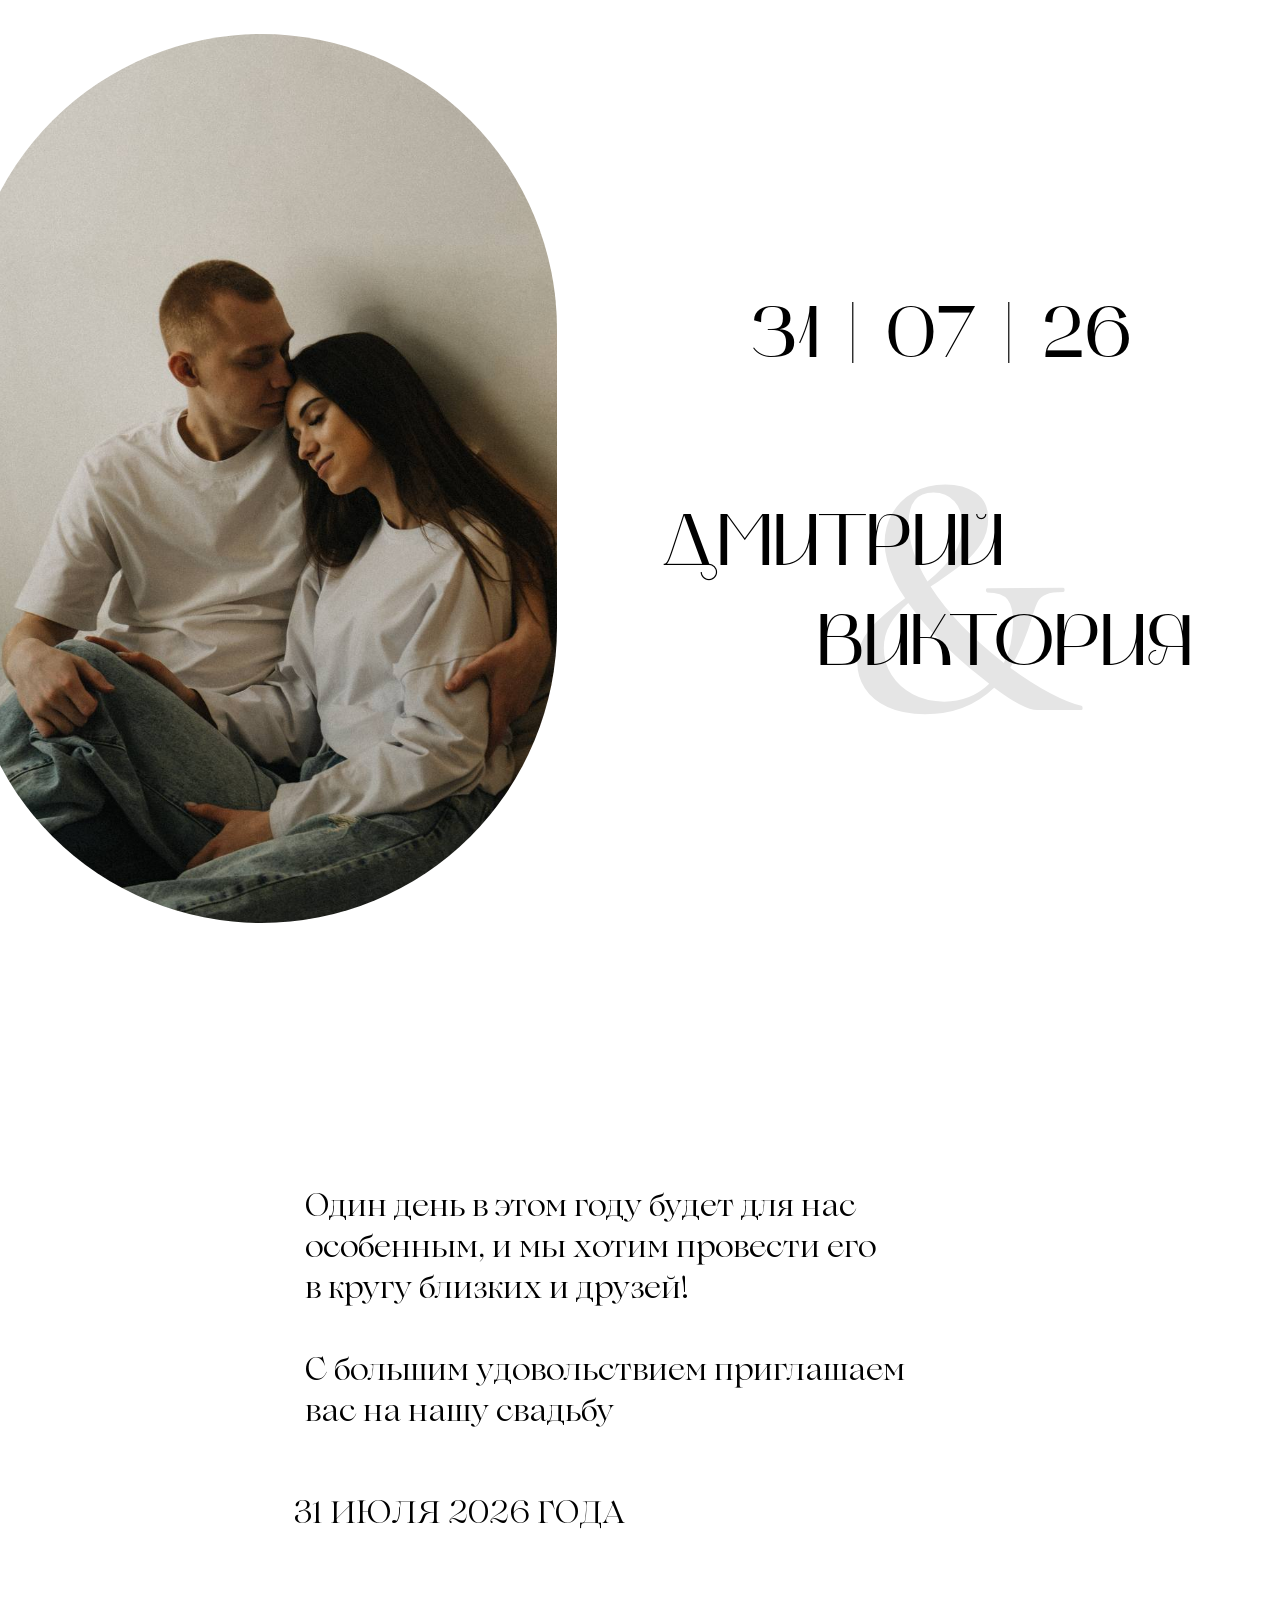
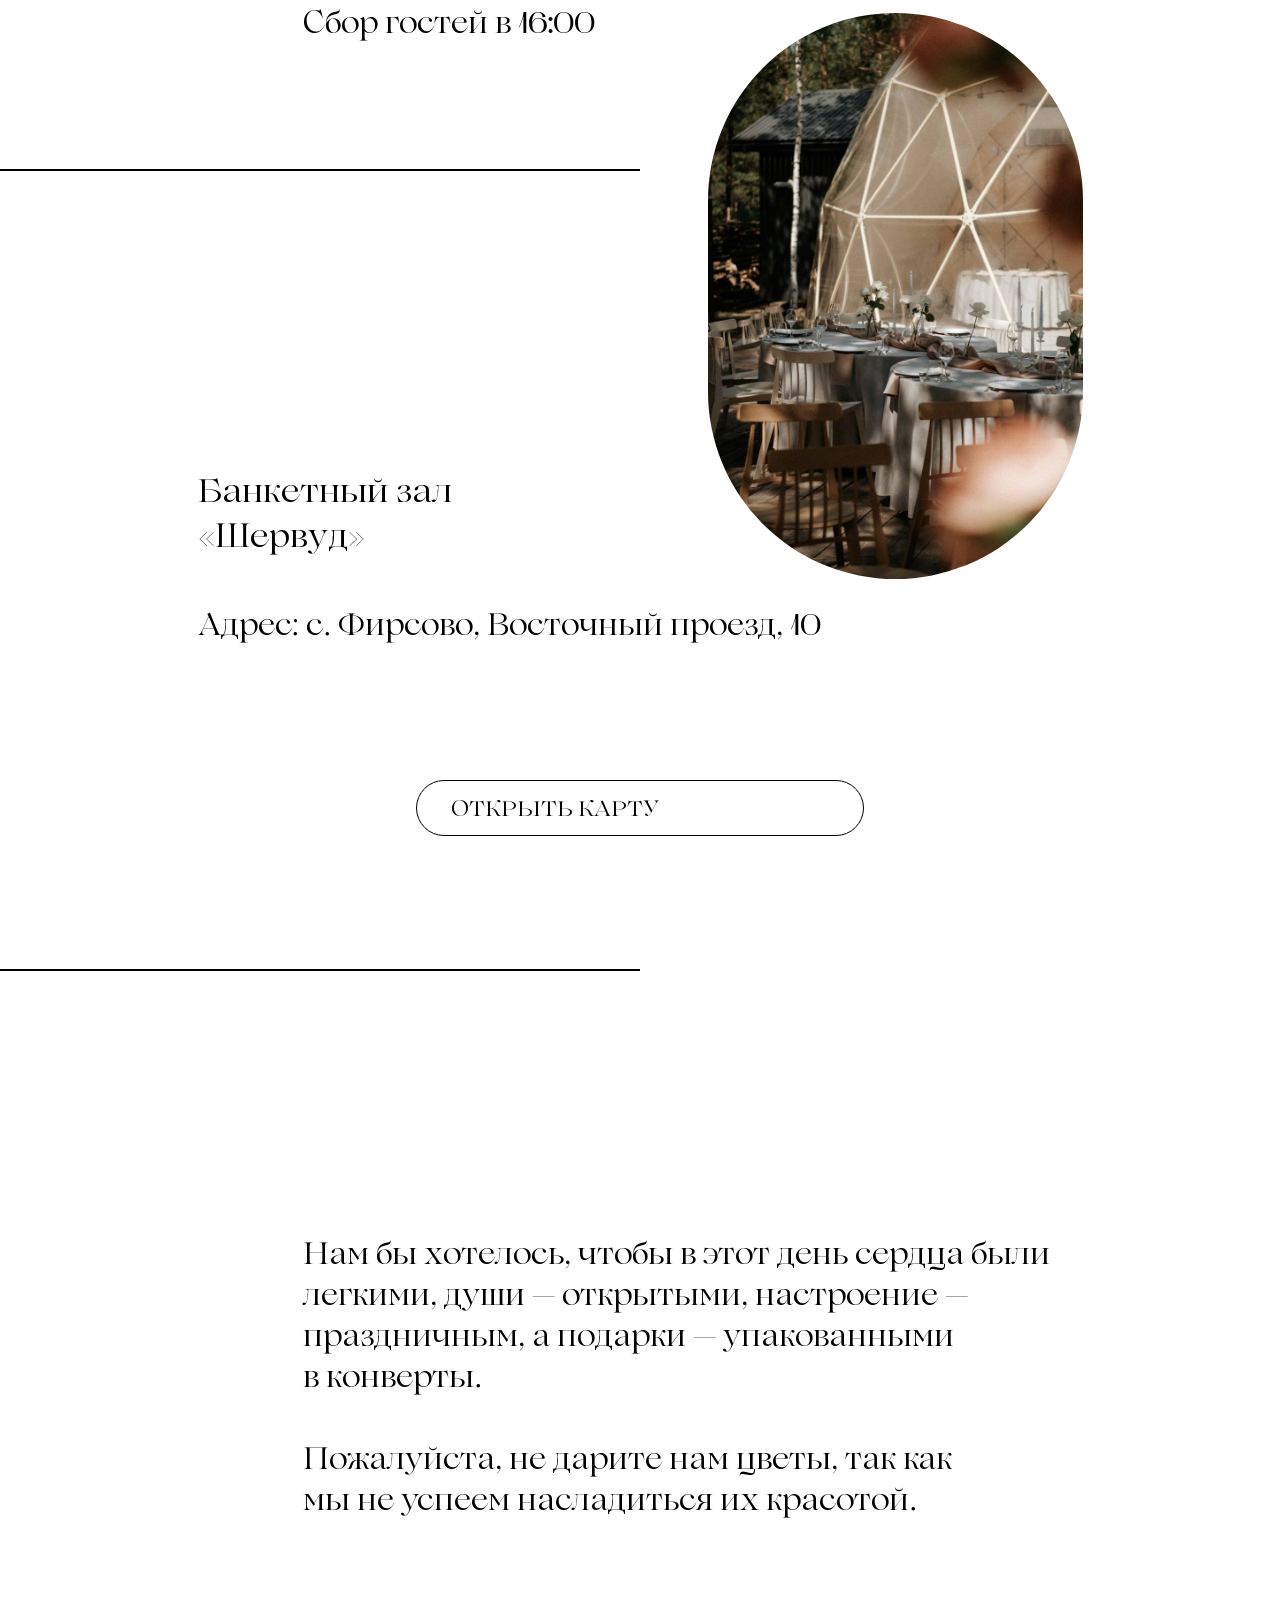
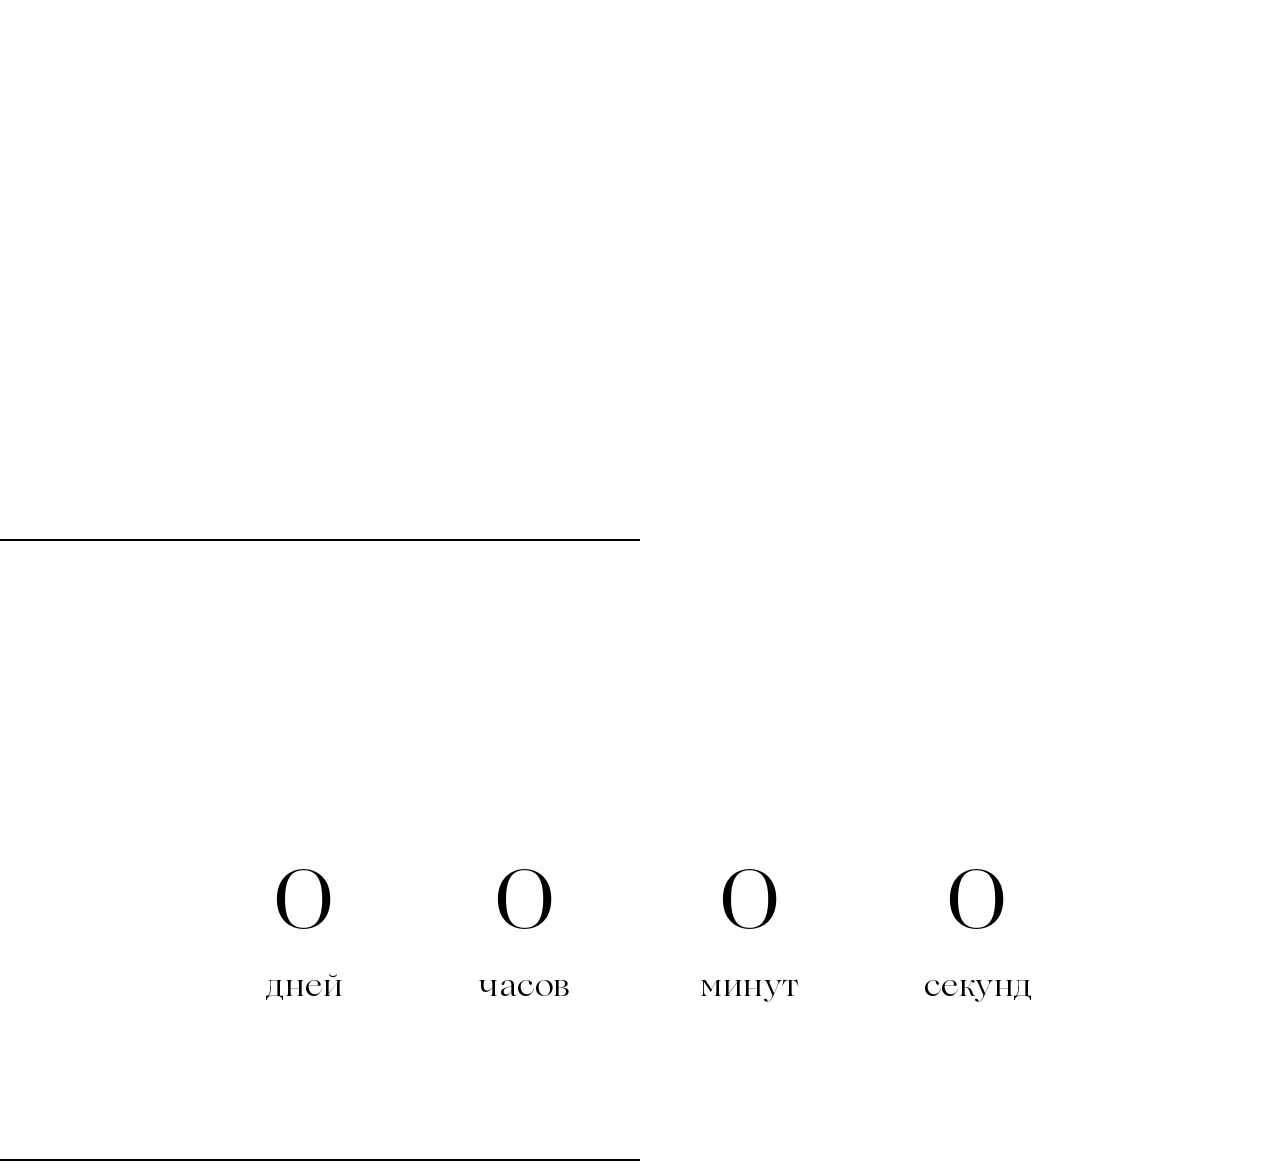
<file: index.html>
﻿<!DOCTYPE html> <html> <head> <meta charset="utf-8"> <meta
         http-equiv="Content-Type" content="text/html; charset=utf-8"> <meta
         name="viewport" content="width=device-width, initial-scale=1.0">
      <!--metatextblock--> <title>Sample 20. Минимализм белый | Minimalism
         white</title> <meta name="description"
         content="Познакомьтесь с эксклюзивным дизайном приглашения на свадьбу от Webwed. Готовое и легко настраиваемое решение для вашего особенного дня">
      <meta property="og:url" content="https://webwed.space/sample20"> <meta
         property="og:title"
         content="Sample 20. Минимализм белый | Minimalism white"> <meta
         property="og:description"
         content="Познакомьтесь с эксклюзивным дизайном приглашения на свадьбу от Webwed. Готовое и легко настраиваемое решение для вашего особенного дня">
      <meta property="og:type" content="website"> <meta property="og:image"
         content="https://static.tildacdn.com/tild6161-3934-4730-b036-643631333034/__2023-11-29__213205.png">
      <link rel="canonical" href="sample20.html"> <!--/metatextblock--> <meta
         name="format-detection" content="telephone=no"> <meta
         http-equiv="x-dns-prefetch-control" content="on"> <link
         rel="dns-prefetch" href="https://ws.tildacdn.com"> <link
         rel="dns-prefetch" href="https://static.tildacdn.com"> <link rel="icon"
         type="image/png" sizes="32x32"
         href="tild3831-3661-4162-b866-336461376632/webwed_.png"
         media="(prefers-color-scheme: light)"> <link rel="icon"
         type="image/png" sizes="32x32"
         href="tild3165-3263-4165-b865-316463383762/webwed2.png"
         media="(prefers-color-scheme: dark)"> <link rel="apple-touch-icon"
         type="image/png"
         href="tild3862-6236-4134-b334-343461323736/webwed.png"> <link
         rel="icon" type="image/png" sizes="192x192"
         href="tild3862-6236-4134-b334-343461323736/webwed.png"> <!-- Assets -->
      <script src="js/tilda-fallback-1.0.min.js" async charset="utf-8"></script>
      <link rel="stylesheet" href="css/tilda-grid-3.0.min.css" type="text/css"
         media="all" onerror="this.loaderr='y';"> <link rel="stylesheet"
         href="ws/project5853102/tilda-blocks-page40723195.min.css?t=1753088107"
         type="text/css" media="all" onerror="this.loaderr='y';"> <link
         rel="stylesheet" href="css/tilda-animation-2.0.min.css" type="text/css"
         media="all" onerror="this.loaderr='y';"> <link rel="stylesheet"
         href="css/tilda-forms-1.0.min.css" type="text/css" media="all"
         onerror="this.loaderr='y';"> <script nomodule
         src="js/tilda-polyfill-1.0.min.js" charset="utf-8"></script> <script
         type="text/javascript">function t_onReady(func) {if(document.readyState!='loading') {func();} else {document.addEventListener('DOMContentLoaded',func);}}
function t_onFuncLoad(funcName,okFunc,time) {if(typeof window[funcName]==='function') {okFunc();} else {setTimeout(function() {t_onFuncLoad(funcName,okFunc,time);},(time||100));}}function t396_initialScale(t){var e=document.getElementById("rec"+t);if(e){var r=e.querySelector(".t396__artboard");if(r){var a=document.documentElement.clientWidth,i=[],l,n=r.getAttribute("data-artboard-screens");if(n){n=n.split(",");for(var o=0;o<n.length;o++)i[o]=parseInt(n[o],10)}else i=[320,480,640,960,1200];for(var o=0;o<i.length;o++){var d=i[o];a>=d&&(l=d)}var c="edit"===window.allrecords.getAttribute("data-tilda-mode"),s="center"===t396_getFieldValue(r,"valign",l,i),g="grid"===t396_getFieldValue(r,"upscale",l,i),u=t396_getFieldValue(r,"height_vh",l,i),_=t396_getFieldValue(r,"height",l,i),f=!!window.opr&&!!window.opr.addons||!!window.opera||-1!==navigator.userAgent.indexOf(" OPR/");if(!c&&s&&!g&&!u&&_&&!f){var h=parseFloat((a/l).toFixed(3)),v=[r,r.querySelector(".t396__carrier"),r.querySelector(".t396__filter")],p=Math.floor(parseInt(_,10)*h)+"px",b;r.style.setProperty("--initial-scale-height",p);for(var o=0;o<v.length;o++)v[o].style.setProperty("height","var(--initial-scale-height)");t396_scaleInitial__getElementsToScale(r).forEach((function(t){t.style.zoom=h}))}}}}function t396_scaleInitial__getElementsToScale(t){return t?Array.prototype.slice.call(t.children).filter((function(t){return t&&(t.classList.contains("t396__elem")||t.classList.contains("t396__group"))})):[]}function t396_getFieldValue(t,e,r,a){var i,l=a[a.length-1];if(!(i=r===l?t.getAttribute("data-artboard-"+e):t.getAttribute("data-artboard-"+e+"-res-"+r)))for(var n=0;n<a.length;n++){var o=a[n];if(!(o<=r)&&(i=o===l?t.getAttribute("data-artboard-"+e):t.getAttribute("data-artboard-"+e+"-res-"+o)))break}return i}window.TN_SCALE_INITIAL_VER="1.0";</script> <script src="js/jquery-1.10.2.min.js" charset="utf-8" onerror="this.loaderr='y';"></script>
      <script src="js/tilda-scripts-3.0.min.js" charset="utf-8" defer
         onerror="this.loaderr='y';"></script> <script
         src="ws/project5853102/tilda-blocks-page40723195.min.js?t=1753088107"
         charset="utf-8" async onerror="this.loaderr='y';"></script> <script
         src="js/tilda-lazyload-1.0.min.js" charset="utf-8" async
         onerror="this.loaderr='y';"></script> <script
         src="js/tilda-animation-2.0.min.js" charset="utf-8" async
         onerror="this.loaderr='y';"></script> <script
         src="js/tilda-zero-1.1.min.js" charset="utf-8" async
         onerror="this.loaderr='y';"></script> <script
         src="js/tilda-forms-1.0.min.js" charset="utf-8" async
         onerror="this.loaderr='y';"></script> <script
         src="js/tilda-zero-forms-1.0.min.js" charset="utf-8" async
         onerror="this.loaderr='y';"></script> <script
         src="js/tilda-zero-scale-1.0.min.js" charset="utf-8" async
         onerror="this.loaderr='y';"></script> <script
         src="js/tilda-zero-fixed-1.0.min.js" charset="utf-8" async
         onerror="this.loaderr='y';"></script> <script
         src="js/tilda-events-1.0.min.js" charset="utf-8" async
         onerror="this.loaderr='y';"></script> <script
         type="text/javascript">window.dataLayer=window.dataLayer||[];</script>
      <script
         type="text/javascript">(function() {if((/bot|google|yandex|baidu|bing|msn|duckduckbot|teoma|slurp|crawler|spider|robot|crawling|facebook/i.test(navigator.userAgent))===false&&typeof(sessionStorage)!='undefined'&&sessionStorage.getItem('visited')!=='y'&&document.visibilityState){var style=document.createElement('style');style.type='text/css';style.innerHTML='@media screen and (min-width: 980px) {.t-records {opacity: 0;}.t-records_animated {-webkit-transition: opacity ease-in-out .2s;-moz-transition: opacity ease-in-out .2s;-o-transition: opacity ease-in-out .2s;transition: opacity ease-in-out .2s;}.t-records.t-records_visible {opacity: 1;}}';document.getElementsByTagName('head')[0].appendChild(style);function t_setvisRecs(){var alr=document.querySelectorAll('.t-records');Array.prototype.forEach.call(alr,function(el) {el.classList.add("t-records_animated");});setTimeout(function() {Array.prototype.forEach.call(alr,function(el) {el.classList.add("t-records_visible");});sessionStorage.setItem("visited","y");},400);}
document.addEventListener('DOMContentLoaded',t_setvisRecs);}})();</script>
      <style>
         /* Mobile adaptive fixes */
         body { overflow-x: hidden; }
         .t-records { overflow-x: hidden; }

         /* rec674615770: hero section shape elements with inline font-size:70px */
         /* "ДМИТРИЙ" */
         @media screen and (max-width:959px) {
            #rec674615770 .tn-elem[data-elem-id="1698666071953"] .tn-atom { font-size:55px !important; }
         }
         @media screen and (max-width:479px) {
            #rec674615770 .tn-elem[data-elem-id="1698666071953"] .tn-atom { font-size:28px !important; }
         }
         /* "ВИКТОРИЯ" */
         @media screen and (max-width:959px) {
            #rec674615770 .tn-elem[data-elem-id="1698666140921"] .tn-atom { font-size:55px !important; }
         }
         @media screen and (max-width:479px) {
            #rec674615770 .tn-elem[data-elem-id="1698666140921"] .tn-atom { font-size:25px !important; }
         }
         /* "31 | 07 | 26" date */
         @media screen and (max-width:959px) {
            #rec674615770 .tn-elem[data-elem-id="1698666556346"] .tn-atom { font-size:40px !important; }
         }
         @media screen and (max-width:479px) {
            #rec674615770 .tn-elem[data-elem-id="1698666556346"] .tn-atom { font-size:22px !important; }
         }
         /* rec658630553: "31 ИЮЛЯ 2026 ГОДА" */
         @media screen and (max-width:479px) {
            #rec658630553 .tn-elem[data-elem-id="1698668169408"] .tn-atom { font-size:16px !important; }
         }

         /* Prevent parallax fixed background issues on mobile */
         @media screen and (max-width:959px) {
            .t396__carrier { background-attachment: scroll !important; }
         }
      </style>
   </head>
   <body class="t-body" style="margin:0;"> <!--allrecords--> <div
         id="allrecords" class="t-records"
         data-hook="blocks-collection-content-node"
         data-tilda-project-id="5853102" data-tilda-page-id="40723195"
         data-tilda-page-alias="sample20"
         data-tilda-formskey="25030f3a49cf8abd2671827be5853102"
         data-tilda-lazy="yes" data-tilda-root-zone="com"
         data-tilda-project-country="RU"> <div id="rec674615770"
            class="r t-rec t-rec_pt_0" style="padding-top:0px; "
            data-animationappear="off" data-record-type="396"> <!-- T396 -->
            <style>#rec674615770 .t396__artboard {height:900px;background-color:#ffffff;overflow:visible;}#rec674615770 .t396__filter {height:900px;}#rec674615770 .t396__carrier{height:900px;background-position:center center;background-attachment:scroll;background-size:cover;background-repeat:no-repeat;}@media screen and (max-width:1199px) {#rec674615770 .t396__artboard,#rec674615770 .t396__filter,#rec674615770 .t396__carrier {}#rec674615770 .t396__filter {}#rec674615770 .t396__carrier {background-attachment:scroll;}}@media screen and (max-width:959px) {#rec674615770 .t396__artboard,#rec674615770 .t396__filter,#rec674615770 .t396__carrier {height:1060px;}#rec674615770 .t396__filter {}#rec674615770 .t396__carrier {background-attachment:scroll;}}@media screen and (max-width:639px) {#rec674615770 .t396__artboard,#rec674615770 .t396__filter,#rec674615770 .t396__carrier {}#rec674615770 .t396__filter {}#rec674615770 .t396__carrier {background-attachment:scroll;}}@media screen and (max-width:479px) {#rec674615770 .t396__artboard,#rec674615770 .t396__filter,#rec674615770 .t396__carrier {height:650px;}#rec674615770 .t396__filter {}#rec674615770 .t396__carrier {background-attachment:scroll;}}#rec674615770 .tn-elem[data-elem-id="1701288270648"] {z-index:3;top:-438px;left:calc(50% - 600px + -876px);width:100px;height:100px;}#rec674615770 .tn-elem[data-elem-id="1701288270648"] .tn-atom {border-radius:3000px 3000px 3000px 3000px;background-color:#eaeaea;background-position:center center;border-color:transparent ;border-style:solid;}@media screen and (max-width:1199px) {#rec674615770 .tn-elem[data-elem-id="1701288270648"] {display:table;}}@media screen and (max-width:959px) {#rec674615770 .tn-elem[data-elem-id="1701288270648"] {display:table;top:-604px;left:calc(50% - 320px + -218px);width:1077px;height:1077px;}}@media screen and (max-width:639px) {#rec674615770 .tn-elem[data-elem-id="1701288270648"] {display:table;}}@media screen and (max-width:479px) {#rec674615770 .tn-elem[data-elem-id="1701288270648"] {display:table;top:-210px;left:calc(50% - 160px + -82px);width:484px;height:484px;}#rec674615770 .tn-elem[data-elem-id="1701288270648"] .tn-atom{background-color:#e8e8e8;background-size:cover;}}#rec674615770 .tn-elem[data-elem-id="1698666071953"] {z-index:3;top:505px;left:calc(50% - 600px + 613px);width:361px;height:110px;}#rec674615770 .tn-elem[data-elem-id="1698666071953"] .tn-atom {border-radius:0px 0px 0px 0px;background-position:center center;background-size:cover;background-repeat:no-repeat;border-color:transparent ;border-style:solid;}@media screen and (max-width:1199px) {#rec674615770 .tn-elem[data-elem-id="1698666071953"] {display:table;}}@media screen and (max-width:959px) {#rec674615770 .tn-elem[data-elem-id="1698666071953"] {display:table;top:861px;left:calc(50% - 320px + 55px);width:319px;height:97px;}}@media screen and (max-width:639px) {#rec674615770 .tn-elem[data-elem-id="1698666071953"] {display:table;}}@media screen and (max-width:479px) {#rec674615770 .tn-elem[data-elem-id="1698666071953"] {display:table;top:532px;left:calc(50% - 160px + 25px);width:168px;height:49px;}}#rec674615770 .tn-elem[data-elem-id="1698666140921"] {z-index:3;top:605px;left:calc(50% - 600px + 729px);width:472px;height:88px;}#rec674615770 .tn-elem[data-elem-id="1698666140921"] .tn-atom {border-radius:0px 0px 0px 0px;background-position:center center;background-size:cover;background-repeat:no-repeat;border-color:transparent ;border-style:solid;}@media screen and (max-width:1199px) {#rec674615770 .tn-elem[data-elem-id="1698666140921"] {display:table;}}@media screen and (max-width:959px) {#rec674615770 .tn-elem[data-elem-id="1698666140921"] {display:table;top:945px;left:calc(50% - 320px + 161px);width:423px;height:77px;}}@media screen and (max-width:639px) {#rec674615770 .tn-elem[data-elem-id="1698666140921"] {display:table;}}@media screen and (max-width:479px) {#rec674615770 .tn-elem[data-elem-id="1698666140921"] {display:table;top:578px;left:calc(50% - 160px + 84px);width:211px;height:39px;}}#rec674615770 .tn-elem[data-elem-id="1736287719262"]{color:#000000;z-index:3;top:329px;left:calc(50% - 600px + 795px);width:245px;height:auto;}#rec674615770 .tn-elem[data-elem-id="1736287719262"] .tn-atom {vertical-align:middle;color:#000000;font-size:349px;font-family:'Downloads',Arial,sans-serif;line-height:1.55;font-weight:500;opacity:0.1;background-position:center center;border-color:transparent ;border-style:solid;}@media screen and (max-width:1199px) {#rec674615770 .tn-elem[data-elem-id="1736287719262"] {display:table;height:auto;}}@media screen and (max-width:959px) {#rec674615770 .tn-elem[data-elem-id="1736287719262"] {display:table;top:781px;left:calc(50% - 320px + 231px);width:193px;height:319px;}#rec674615770 .tn-elem[data-elem-id="1736287719262"] {text-align:center;}#rec674615770 .tn-elem[data-elem-id="1736287719262"] .tn-atom {vertical-align:middle;white-space:normal;font-size:275px;line-height:0.7;background-size:cover;opacity:0.15;-webkit-transform:rotate(0deg);-moz-transform:rotate(0deg);transform:rotate(0deg);}}@media screen and (max-width:639px) {#rec674615770 .tn-elem[data-elem-id="1736287719262"] {display:table;height:auto;}}@media screen and (max-width:479px) {#rec674615770 .tn-elem[data-elem-id="1736287719262"] {display:table;top:251px;left:calc(50% - 160px + 1px);width:121px;height:auto;}#rec674615770 .tn-elem[data-elem-id="1736287719262"] .tn-atom{font-size:170px;line-height:0.3;background-size:cover;opacity:0.07;}}#rec674615770 .tn-elem[data-elem-id="1698666556346"] {z-index:3;top:297px;left:calc(50% - 600px + 711px);width:380px;height:74px;}#rec674615770 .tn-elem[data-elem-id="1698666556346"] .tn-atom {border-radius:0px 0px 0px 0px;background-position:center center;background-size:cover;background-repeat:no-repeat;border-color:transparent ;border-style:solid;}@media screen and (max-width:1199px) {#rec674615770 .tn-elem[data-elem-id="1698666556346"] {display:table;}}@media screen and (max-width:959px) {#rec674615770 .tn-elem[data-elem-id="1698666556346"] {display:table;top:781px;left:calc(50% - 320px + 199px);width:243px;height:47px;}}@media screen and (max-width:639px) {#rec674615770 .tn-elem[data-elem-id="1698666556346"] {display:table;}}@media screen and (max-width:479px) {#rec674615770 .tn-elem[data-elem-id="1698666556346"] {display:table;top:470px;left:calc(50% - 160px + 75px);width:172px;height:36px;}}#rec674615770 .tn-elem[data-elem-id="1698668983679"] {z-index:3;top:221px;left:calc(50% - 600px + 775px);width:251px;height:48px;}#rec674615770 .tn-elem[data-elem-id="1698668983679"] .tn-atom {border-radius:0px 0px 0px 0px;background-position:center center;background-size:cover;background-repeat:no-repeat;border-color:transparent ;border-style:solid;}@media screen and (max-width:1199px) {#rec674615770 .tn-elem[data-elem-id="1698668983679"] {display:table;}}@media screen and (max-width:959px) {#rec674615770 .tn-elem[data-elem-id="1698668983679"] {display:table;top:733px;left:calc(50% - 320px + 232px);width:184px;height:35px;}}@media screen and (max-width:639px) {#rec674615770 .tn-elem[data-elem-id="1698668983679"] {display:table;}}@media screen and (max-width:479px) {#rec674615770 .tn-elem[data-elem-id="1698668983679"] {display:table;top:434px;left:calc(50% - 160px + 101px);width:127px;height:25px;}}#rec674615770 .tn-elem[data-elem-id="1698681955131"] {z-index:3;top:34px;left:calc(50% - 600px + -74px);width:591px;height:889px;}#rec674615770 .tn-elem[data-elem-id="1698681955131"] .tn-atom {border-radius:300px;background-position:center center;background-size:cover;background-repeat:no-repeat;border-color:transparent ;border-style:solid;overflow:hidden;}@media screen and (max-width:1199px) {#rec674615770 .tn-elem[data-elem-id="1698681955131"] {display:table;}}@media screen and (max-width:959px) {#rec674615770 .tn-elem[data-elem-id="1698681955131"] {display:table;top:21px;left:calc(50% - 320px + 81px);width:459px;height:688px;}}@media screen and (max-width:639px) {#rec674615770 .tn-elem[data-elem-id="1698681955131"] {display:table;}}@media screen and (max-width:479px) {#rec674615770 .tn-elem[data-elem-id="1698681955131"] {display:table;top:15px;left:calc(50% - 160px + 26px);width:269px;height:404px;}}</style>
            <div class='t396'> <div class="t396__artboard"
                  data-artboard-recid="674615770"
                  data-artboard-screens="320,480,640,960,1200"
                  data-artboard-height="900" data-artboard-valign="center"
                  data-artboard-upscale="grid" data-artboard-ovrflw="visible"
                  data-artboard-height-res-320="650"
                  data-artboard-height-res-640="1060"> <div
                     class="t396__carrier"
                     data-artboard-recid="674615770"></div> <div
                     class="t396__filter" data-artboard-recid="674615770"></div>
                  <div
                     class='t396__elem tn-elem tn-elem__6746157701701288270648 t-animate'
                     data-elem-id='1701288270648' data-elem-type='shape'
                     data-field-top-value="-438" data-field-left-value="-876"
                     data-field-height-value="100" data-field-width-value="100"
                     data-field-axisy-value="top" data-field-axisx-value="left"
                     data-field-container-value="grid"
                     data-field-topunits-value="px"
                     data-field-leftunits-value="px"
                     data-field-heightunits-value="px"
                     data-field-widthunits-value="px"
                     data-animate-style="fadeindown" data-animate-duration="3"
                     data-animate-delay="0.5" data-animate-distance="100"
                     data-animate-mobile="y" data-field-top-res-320-value="-210"
                     data-field-left-res-320-value="-82"
                     data-field-height-res-320-value="484"
                     data-field-width-res-320-value="484"
                     data-animate-delay-res-320="0.4"
                     data-field-top-res-640-value="-604"
                     data-field-left-res-640-value="-218"
                     data-field-height-res-640-value="1077"
                     data-field-width-res-640-value="1077"> <div
                        class='tn-atom'> </div> </div> <div
                     class='t396__elem tn-elem tn-elem__6746157701698666071953 t-animate'
                     data-elem-id='1698666071953' data-elem-type='shape'
                     data-field-top-value="505" data-field-left-value="613"
                     data-field-height-value="110" data-field-width-value="361"
                     data-field-axisy-value="top" data-field-axisx-value="left"
                     data-field-container-value="grid"
                     data-field-topunits-value="px"
                     data-field-leftunits-value="px"
                     data-field-heightunits-value="px"
                     data-field-widthunits-value="px"
                     data-animate-style="fadeinright" data-animate-duration="6"
                     data-animate-distance="100" data-animate-mobile="y"
                     data-field-widthmode-value="fixed"
                     data-field-top-res-320-value="532"
                     data-field-left-res-320-value="25"
                     data-field-height-res-320-value="49"
                     data-field-width-res-320-value="168"
                     data-field-top-res-640-value="861"
                     data-field-left-res-640-value="55"
                     data-field-height-res-640-value="97"
                     data-field-width-res-640-value="319"> <div
                        class='tn-atom' style="color:#000000;font-size:70px;font-family:'Downloads',Arial,sans-serif;font-weight:700;text-transform:uppercase;display:flex;align-items:center;justify-content:center;">ДМИТРИЙ</div> </div> <div
                     class='t396__elem tn-elem tn-elem__6746157701698666140921 t-animate'
                     data-elem-id='1698666140921' data-elem-type='shape'
                     data-field-top-value="605" data-field-left-value="729"
                     data-field-height-value="88" data-field-width-value="472"
                     data-field-axisy-value="top" data-field-axisx-value="left"
                     data-field-container-value="grid"
                     data-field-topunits-value="px"
                     data-field-leftunits-value="px"
                     data-field-heightunits-value="px"
                     data-field-widthunits-value="px"
                     data-animate-style="fadeinleft" data-animate-duration="6"
                     data-animate-delay="0.2" data-animate-distance="100"
                     data-animate-mobile="y" data-field-top-res-320-value="578"
                     data-field-left-res-320-value="84"
                     data-field-height-res-320-value="39"
                     data-field-width-res-320-value="211"
                     data-field-top-res-640-value="945"
                     data-field-left-res-640-value="161"
                     data-field-height-res-640-value="77"
                     data-field-width-res-640-value="423"> <div
                        class='tn-atom' style="color:#000000;font-size:70px;font-family:'Downloads',Arial,sans-serif;font-weight:700;text-transform:uppercase;display:flex;align-items:center;justify-content:center;">ВИКТОРИЯ</div> </div> <div
                     class='t396__elem tn-elem tn-elem__6746157701736287719262 t-animate'
                     data-elem-id='1736287719262' data-elem-type='text'
                     data-field-top-value="329" data-field-left-value="795"
                     data-field-height-value="541" data-field-width-value="245"
                     data-field-axisy-value="top" data-field-axisx-value="left"
                     data-field-container-value="grid"
                     data-field-topunits-value="px"
                     data-field-leftunits-value="px"
                     data-field-heightunits-value="px"
                     data-field-widthunits-value="px"
                     data-animate-style="fadeinleft" data-animate-duration="4"
                     data-animate-distance="100" data-animate-mobile="y"
                     data-field-textfit-value="autoheight"
                     data-field-top-res-320-value="251"
                     data-field-left-res-320-value="1"
                     data-field-height-res-320-value="116"
                     data-field-width-res-320-value="121"
                     data-field-axisy-res-320-value="center"
                     data-field-axisx-res-320-value="center"
                     data-field-top-res-640-value="781"
                     data-field-left-res-640-value="231"
                     data-field-height-res-640-value="319"
                     data-field-width-res-640-value="193"
                     data-field-textfit-res-640-value="fixedsize"> <div
                        class='tn-atom'
                        field='tn_text_1736287719262'>&amp;</div> </div> <div
                     class='t396__elem tn-elem tn-elem__6746157701698666556346 t-animate'
                     data-elem-id='1698666556346' data-elem-type='shape'
                     data-field-top-value="297" data-field-left-value="711"
                     data-field-height-value="74" data-field-width-value="380"
                     data-field-axisy-value="top" data-field-axisx-value="left"
                     data-field-container-value="grid"
                     data-field-topunits-value="px"
                     data-field-leftunits-value="px"
                     data-field-heightunits-value="px"
                     data-field-widthunits-value="px"
                     data-animate-style="zoomin" data-animate-duration="6"
                     data-animate-scale="0.9" data-animate-mobile="y"
                     data-field-top-res-320-value="470"
                     data-field-left-res-320-value="75"
                     data-field-height-res-320-value="36"
                     data-field-width-res-320-value="172"
                     data-field-top-res-640-value="781"
                     data-field-left-res-640-value="199"
                     data-field-height-res-640-value="47"
                     data-field-width-res-640-value="243"> <div
                        class='tn-atom' style="color:#000000;font-size:70px;font-family:'Downloads',Arial,sans-serif;font-weight:700;text-transform:uppercase;display:flex;align-items:center;justify-content:center;">31 | 07 | 26</div> </div> <div
                     class='t396__elem tn-elem tn-elem__6746157701698668983679 t-animate'
                     data-elem-id='1698668983679' data-elem-type='shape'
                     data-field-top-value="221" data-field-left-value="775"
                     data-field-height-value="48" data-field-width-value="251"
                     data-field-axisy-value="top" data-field-axisx-value="left"
                     data-field-container-value="grid"
                     data-field-topunits-value="px"
                     data-field-leftunits-value="px"
                     data-field-heightunits-value="px"
                     data-field-widthunits-value="px"
                     data-animate-style="zoomin" data-animate-duration="6"
                     data-animate-scale="0.9" data-animate-mobile="y"
                     data-field-top-res-320-value="434"
                     data-field-left-res-320-value="101"
                     data-field-height-res-320-value="25"
                     data-field-width-res-320-value="127"
                     data-field-top-res-640-value="733"
                     data-field-left-res-640-value="232"
                     data-field-height-res-640-value="35"
                     data-field-width-res-640-value="184"> <div
                        class='tn-atom t-bgimg'
                        data-original="https://static.tildacdn.com/tild3565-6162-4334-a330-373461333135/save_our_date.svg"
                        aria-label role="img"> </div> </div> <div
                     class='t396__elem tn-elem tn-elem__6746157701698681955131 t-animate'
                     data-elem-id='1698681955131' data-elem-type='shape'
                     data-field-top-value="34" data-field-left-value="-74"
                     data-field-height-value="889" data-field-width-value="591"
                     data-field-axisy-value="top" data-field-axisx-value="left"
                     data-field-container-value="grid"
                     data-field-topunits-value="px"
                     data-field-leftunits-value="px"
                     data-field-heightunits-value="px"
                     data-field-widthunits-value="px"
                     data-animate-style="zoomin" data-animate-duration="6"
                     data-animate-scale="0.9" data-animate-mobile="y"
                     data-field-top-res-320-value="15"
                     data-field-left-res-320-value="26"
                     data-field-height-res-320-value="404"
                     data-field-width-res-320-value="269"
                     data-field-container-res-320-value="grid"
                     data-animate-duration-res-320="3"
                     data-field-top-res-640-value="21"
                     data-field-left-res-640-value="81"
                     data-field-height-res-640-value="688"
                     data-field-width-res-640-value="459"> <div
                        class='tn-atom' style="background-image:url('./photo_2026-03-22_22-14-39.jpg');background-size:cover;background-position:center;"> </div> </div> </div> </div>
            <script>t_onReady(function() {t_onFuncLoad('t396_init',function() {t396_init('674615770');});});</script>
            <!-- /T396 --> </div> <div id="rec662902497" class="r t-rec"
            style=" " data-animationappear="off" data-record-type="131">
            <!-- T123 --> <div class="t123"> <div class="t-container_100 "> <div
                     class="t-width t-width_100 "> <!-- nominify begin -->
                     <!-- Yandex.Metrika counter --> <script
                        type="text/javascript">
   (function(m,e,t,r,i,k,a){m[i]=m[i]||function(){(m[i].a=m[i].a||[]).push(arguments)};
   m[i].l=1*new Date();
   for (var j = 0; j < document.scripts.length; j++) {if (document.scripts[j].src === r) { return; }}
   k=e.createElement(t),a=e.getElementsByTagName(t)[0],k.async=1,k.src=r,a.parentNode.insertBefore(k,a)})
   (window, document, "script", "https://mc.yandex.ru/metrika/tag.js", "ym");

   ym(94921550, "init", {
        clickmap:true,
        trackLinks:true,
        accurateTrackBounce:true
   });
</script> <noscript><div><img src="watch/94921550"
                              style="position:absolute; left:-9999px;"
                              alt></div></noscript>
                     <!-- /Yandex.Metrika counter --> <!-- nominify end -->
                  </div> </div> </div> </div> <div id="rec658630553"
            class="r t-rec t-rec_pb_0"
            style="padding-bottom:0px;background-color:#ffffff; "
            data-animationappear="off" data-record-type="396"
            data-bg-color="#ffffff"> <!-- T396 -->
            <style>#rec658630553 .t396__artboard {min-height:860px;height:60vh;}#rec658630553 .t396__filter {min-height:860px;height:60vh;background-image:-webkit-gradient( linear,left top,left bottom,from(rgba(250,250,250,0)),to(rgba(251,251,251,0)) );background-image:-webkit-linear-gradient(top,rgba(250,250,250,0),rgba(251,251,251,0));background-image:linear-gradient(to bottom,rgba(250,250,250,0),rgba(251,251,251,0));will-change:transform;}#rec658630553 .t396__carrier{min-height:860px;height:60vh;background-position:center center;background-attachment:fixed;transform:translate3d(0,0,0);-moz-transform:unset;background-size:cover;background-repeat:no-repeat;}@media screen and (min-width:1199px) {#rec658630553 .t396__carrier-wrapper {position:absolute;width:100%;height:100%;top:0;left:0;-webkit-clip-path:inset(0 0 0 0);clip-path:inset(0 0 0 0);}#rec658630553 .t396__carrier{position:fixed;display:block;width:100%;height:100% !important;top:0;left:0;background-size:cover;background-position:center center;transform:translateZ(0);will-change:transform;pointer-events:none;}}@media screen and (max-width:1199px) {#rec658630553 .t396__carrier-wrapper {position:absolute;width:100%;height:100%;top:0;left:0;-webkit-clip-path:inset(0 0 0 0);clip-path:inset(0 0 0 0);}}@media screen and (max-width:1199px) {#rec658630553 .t396__artboard,#rec658630553 .t396__filter,#rec658630553 .t396__carrier {}#rec658630553 .t396__filter {}#rec658630553 .t396__carrier {background-attachment:scroll;}}@media screen and (max-width:959px) {#rec658630553 .t396__artboard {position:relative;width:initial;left:initial;top:initial;bottom:initial;transform:none;transition:none;opacity:1;z-index:auto;}#rec658630553 .t396__artboard,#rec658630553 .t396__filter,#rec658630553 .t396__carrier {min-height:710px;}#rec658630553 .t396__filter {}#rec658630553 .t396__carrier {background-attachment:scroll;}}@media screen and (max-width:639px) {#rec658630553 .t396__artboard,#rec658630553 .t396__filter,#rec658630553 .t396__carrier {}#rec658630553 .t396__filter {}#rec658630553 .t396__carrier {background-attachment:scroll;}}@media screen and (max-width:479px) {#rec658630553 .t396__artboard,#rec658630553 .t396__filter,#rec658630553 .t396__carrier {min-height:560px;}#rec658630553 .t396__filter {}#rec658630553 .t396__carrier {background-attachment:scroll;}}#rec658630553 .tn-elem[data-elem-id="1692788170723"]{color:#000000;z-index:3;top:calc(30vh - 430px + 289px);left:calc(50% - 600px + 265px);width:655px;height:auto;}#rec658630553 .tn-elem[data-elem-id="1692788170723"] .tn-atom {vertical-align:middle;color:#000000;font-size:30px;font-family:'Downloads',Arial,sans-serif;line-height:1.35;font-weight:600;background-position:center center;border-color:transparent ;border-style:solid;}@media screen and (max-width:1199px) {#rec658630553 .tn-elem[data-elem-id="1692788170723"] {top:475px;left:calc(50% - 480px + 131px);height:auto;}}@media screen and (max-width:959px) {#rec658630553 .tn-elem[data-elem-id="1692788170723"] {top:254px;left:calc(50% - 320px + 40px);width:562px;height:auto;}#rec658630553 .tn-elem[data-elem-id="1692788170723"] .tn-atom{font-size:25px;letter-spacing:0px;background-size:cover;}}@media screen and (max-width:639px) {#rec658630553 .tn-elem[data-elem-id="1692788170723"] {top:409px;left:calc(50% - 240px + 27px);width:407px;height:auto;}}@media screen and (max-width:479px) {#rec658630553 .tn-elem[data-elem-id="1692788170723"] {top:160px;left:calc(50% - 160px + 11px);width:299px;height:auto;}#rec658630553 .tn-elem[data-elem-id="1692788170723"] .tn-atom{font-size:20px;letter-spacing:0px;background-size:cover;}}#rec658630553 .tn-elem[data-elem-id="1698255231243"]{color:#000000;z-index:4;top:calc(30vh - 430px + 705px);left:calc(50% - 600px + 263px);width:696px;height:auto;}#rec658630553 .tn-elem[data-elem-id="1698255231243"] .tn-atom {vertical-align:middle;color:#000000;font-size:30px;font-family:'Downloads',Arial,sans-serif;line-height:1.35;font-weight:600;background-position:center center;border-color:transparent ;border-style:solid;}@media screen and (max-width:1199px) {#rec658630553 .tn-elem[data-elem-id="1698255231243"] {top:168px;left:calc(50% - 480px + 177px);height:auto;}}@media screen and (max-width:959px) {#rec658630553 .tn-elem[data-elem-id="1698255231243"] {top:593px;left:calc(50% - 320px + 40px);width:656px;height:auto;}#rec658630553 .tn-elem[data-elem-id="1698255231243"] .tn-atom{font-size:25px;background-size:cover;}}@media screen and (max-width:639px) {#rec658630553 .tn-elem[data-elem-id="1698255231243"] {top:147px;left:calc(50% - 240px + 16px);width:488px;height:auto;}}@media screen and (max-width:479px) {#rec658630553 .tn-elem[data-elem-id="1698255231243"] {top:476px;left:calc(50% - 160px + 11px);width:320px;height:auto;}#rec658630553 .tn-elem[data-elem-id="1698255231243"] .tn-atom{font-size:20px;background-size:cover;}}#rec658630553 .tn-elem[data-elem-id="1698668169408"]{z-index:5;top:calc(30vh - 430px + 595px);left:calc(50% - 600px + 253px);width:512px;height:46px;}#rec658630553 .tn-elem[data-elem-id="1698668169408"] .tn-atom {border-radius:0px 0px 0px 0px;background-position:center center;background-size:cover;background-repeat:no-repeat;border-color:transparent ;border-style:solid;}@media screen and (max-width:1199px) {#rec658630553 .tn-elem[data-elem-id="1698668169408"] {}}@media screen and (max-width:959px) {#rec658630553 .tn-elem[data-elem-id="1698668169408"] {top:503px;left:calc(50% - 320px + 40px);width:442px;height:41px;}}@media screen and (max-width:639px) {#rec658630553 .tn-elem[data-elem-id="1698668169408"] {}}@media screen and (max-width:479px) {#rec658630553 .tn-elem[data-elem-id="1698668169408"] {top:412px;left:calc(50% - 160px + 5px);width:288px;height:26px;}}#rec658630553 .tn-elem[data-elem-id="1698691256908"]{z-index:6;top:calc(30vh - 430px + 115px);left:calc(50% - 600px + 263px);width:479px;height:111px;}#rec658630553 .tn-elem[data-elem-id="1698691256908"] .tn-atom {border-radius:0px 0px 0px 0px;background-position:center center;background-size:cover;background-repeat:no-repeat;border-color:transparent ;border-style:solid;}@media screen and (max-width:1199px) {#rec658630553 .tn-elem[data-elem-id="1698691256908"] {}}@media screen and (max-width:959px) {#rec658630553 .tn-elem[data-elem-id="1698691256908"] {top:85px;left:calc(50% - 320px + 41px);}}@media screen and (max-width:639px) {#rec658630553 .tn-elem[data-elem-id="1698691256908"] {}}@media screen and (max-width:479px) {#rec658630553 .tn-elem[data-elem-id="1698691256908"] {top:56px;left:calc(50% - 160px + 11px);width:261px;height:59px;}}</style>
            <div class='t396'> <div class="t396__artboard"
                  data-artboard-recid="658630553"
                  data-artboard-screens="320,480,640,960,1200"
                  data-artboard-height="860" data-artboard-valign="center"
                  data-artboard-height_vh="60" data-artboard-upscale="grid"
                  data-artboard-height-res-320="560"
                  data-artboard-height-res-640="710" data-artboard-pos-res-640>
                  <div class="t396__carrier-wrapper"> <div class="t396__carrier"
                        data-artboard-recid="658630553"></div> </div> <div
                     class="t396__filter" data-artboard-recid="658630553"></div>
                  <div
                     class='t396__elem tn-elem tn-elem__6586305531692788170723 t-animate'
                     data-elem-id='1692788170723' data-elem-type='text'
                     data-field-top-value="289" data-field-left-value="265"
                     data-field-height-value="240" data-field-width-value="655"
                     data-field-axisy-value="top" data-field-axisx-value="left"
                     data-field-container-value="grid"
                     data-field-topunits-value="px"
                     data-field-leftunits-value="px"
                     data-field-heightunits-value="px"
                     data-field-widthunits-value="px"
                     data-animate-style="zoomin" data-animate-duration="2"
                     data-animate-scale="0.9" data-animate-mobile="y"
                     data-field-textfit-value="autoheight"
                     data-field-top-res-320-value="160"
                     data-field-left-res-320-value="11"
                     data-field-width-res-320-value="299"
                     data-field-top-res-480-value="409"
                     data-field-left-res-480-value="27"
                     data-field-width-res-480-value="407"
                     data-field-top-res-640-value="254"
                     data-field-left-res-640-value="40"
                     data-field-width-res-640-value="562"
                     data-field-top-res-960-value="475"
                     data-field-left-res-960-value="131"> <div class='tn-atom'
                        field='tn_text_1692788170723'>Один день в&nbsp;этом году
                        будет для&nbsp;нас особенным, и&nbsp;мы&nbsp;хотим
                        провести его в&nbsp;кругу близких и&nbsp;друзей!
                        <br><br>С&nbsp;большим удовольствием приглашаем вас
                        на&nbsp;нашу свадьбу</div> </div> <div
                     class='t396__elem tn-elem tn-elem__6586305531698255231243 t-animate'
                     data-elem-id='1698255231243' data-elem-type='text'
                     data-field-top-value="705" data-field-left-value="263"
                     data-field-height-value="40" data-field-width-value="696"
                     data-field-axisy-value="top" data-field-axisx-value="left"
                     data-field-container-value="grid"
                     data-field-topunits-value="px"
                     data-field-leftunits-value="px"
                     data-field-heightunits-value="px"
                     data-field-widthunits-value="px"
                     data-animate-style="zoomin" data-animate-duration="2"
                     data-animate-scale="0.9" data-animate-mobile="y"
                     data-field-textfit-value="autoheight"
                     data-field-top-res-320-value="476"
                     data-field-left-res-320-value="11"
                     data-field-width-res-320-value="320"
                     data-field-top-res-480-value="147px"
                     data-field-left-res-480-value="16px"
                     data-field-width-res-480-value="488"
                     data-field-top-res-640-value="593"
                     data-field-left-res-640-value="40"
                     data-field-width-res-640-value="656"
                     data-field-top-res-960-value="168px"
                     data-field-left-res-960-value="177px"> <div class='tn-atom'
                        field='tn_text_1698255231243'>Сбор гостей в
                        <strong>16:00</strong></div> </div> <div
                     class='t396__elem tn-elem tn-elem__6586305531698668169408 t-animate'
                     data-elem-id='1698668169408' data-elem-type='shape'
                     data-field-top-value="595" data-field-left-value="253"
                     data-field-height-value="46" data-field-width-value="512"
                     data-field-axisy-value="top" data-field-axisx-value="left"
                     data-field-container-value="grid"
                     data-field-topunits-value="px"
                     data-field-leftunits-value="px"
                     data-field-heightunits-value="px"
                     data-field-widthunits-value="px"
                     data-animate-style="zoomin" data-animate-duration="6"
                     data-animate-scale="0.9" data-field-widthmode-value="fixed"
                     data-field-heightmode-value="fixed"
                     data-field-top-res-320-value="412"
                     data-field-left-res-320-value="5"
                     data-field-height-res-320-value="26"
                     data-field-width-res-320-value="288"
                     data-field-widthmode-res-320-value="fixed"
                     data-field-heightmode-res-320-value="fixed"
                     data-field-top-res-640-value="503"
                     data-field-left-res-640-value="40"
                     data-field-height-res-640-value="41"
                     data-field-width-res-640-value="442"
                     data-field-widthmode-res-640-value="fixed"
                     data-field-heightmode-res-640-value="fixed"> <div
                        class='tn-atom' style="color:#000000;font-size:30px;font-family:'Downloads',Arial,sans-serif;font-weight:600;display:flex;align-items:center;">31 ИЮЛЯ 2026 ГОДА</div> </div> <div
                     class='t396__elem tn-elem tn-elem__6586305531698691256908 t-animate'
                     data-elem-id='1698691256908' data-elem-type='shape'
                     data-field-top-value="115" data-field-left-value="263"
                     data-field-height-value="111" data-field-width-value="479"
                     data-field-axisy-value="top" data-field-axisx-value="left"
                     data-field-container-value="grid"
                     data-field-topunits-value="px"
                     data-field-leftunits-value="px"
                     data-field-heightunits-value="px"
                     data-field-widthunits-value="px"
                     data-animate-style="zoomin" data-animate-duration="6"
                     data-animate-scale="0.9"
                     data-field-heightmode-value="fixed"
                     data-field-top-res-320-value="56"
                     data-field-left-res-320-value="11"
                     data-field-height-res-320-value="59"
                     data-field-width-res-320-value="261"
                     data-field-heightmode-res-320-value="fixed"
                     data-field-top-res-640-value="85"
                     data-field-left-res-640-value="41"> <div
                        class='tn-atom t-bgimg'
                        data-original="https://static.tildacdn.com/tild3161-3065-4430-b236-363630643839/Group_6.svg"
                        aria-label role="img"> </div> </div> </div> </div>
            <script>t_onReady(function() {t_onFuncLoad('t396_init',function() {t396_init('658630553');});});</script>
            <!-- /T396 --> </div> <div id="rec660281366" class="r t-rec"
            style="background-color:#ffffff; " data-animationappear="off"
            data-record-type="396" data-bg-color="#ffffff"> <!-- T396 -->
            <style>#rec660281366 .t396__artboard {height:20px;background-color:#ffffff;}#rec660281366 .t396__filter {height:20px;}#rec660281366 .t396__carrier{height:20px;background-position:center center;background-attachment:scroll;background-size:cover;background-repeat:no-repeat;}@media screen and (max-width:1199px) {#rec660281366 .t396__artboard,#rec660281366 .t396__filter,#rec660281366 .t396__carrier {}#rec660281366 .t396__filter {}#rec660281366 .t396__carrier {background-attachment:scroll;}}@media screen and (max-width:959px) {#rec660281366 .t396__artboard,#rec660281366 .t396__filter,#rec660281366 .t396__carrier {}#rec660281366 .t396__filter {}#rec660281366 .t396__carrier {background-attachment:scroll;}}@media screen and (max-width:639px) {#rec660281366 .t396__artboard,#rec660281366 .t396__filter,#rec660281366 .t396__carrier {}#rec660281366 .t396__filter {}#rec660281366 .t396__carrier {background-attachment:scroll;}}@media screen and (max-width:479px) {#rec660281366 .t396__artboard,#rec660281366 .t396__filter,#rec660281366 .t396__carrier {height:30px;}#rec660281366 .t396__filter {}#rec660281366 .t396__carrier {background-attachment:scroll;}}#rec660281366 .tn-elem[data-elem-id="1698678580978"]{z-index:2;top:calc(10px - 1px + 0px);left:calc(50% - 50% + -50px);width:100%;height:2px;}#rec660281366 .tn-elem[data-elem-id="1698678580978"] .tn-atom{background-color:#000000;background-position:center center;border-color:transparent ;border-style:solid;}@media screen and (max-width:1199px) {}@media screen and (max-width:959px) {#rec660281366 .tn-elem[data-elem-id="1698678580978"] {top:calc(10px - 1px + 0px);left:calc(50% - 50% + -50px);width:100%;}}@media screen and (max-width:639px) {}@media screen and (max-width:479px) {#rec660281366 .tn-elem[data-elem-id="1698678580978"] {top:calc(10px - 1px + 0px);left:calc(50% - 50% + -50px);width:100%;height:1px;}}</style>
            <div class='t396'> <div class="t396__artboard"
                  data-artboard-recid="660281366"
                  data-artboard-screens="320,480,640,960,1200"
                  data-artboard-height="20" data-artboard-valign="center"
                  data-artboard-upscale="grid"
                  data-artboard-height-res-320="30"> <div class="t396__carrier"
                     data-artboard-recid="660281366"></div> <div
                     class="t396__filter" data-artboard-recid="660281366"></div>
                  <div
                     class='t396__elem tn-elem tn-elem__6602813661698678580978 t-animate'
                     data-elem-id='1698678580978' data-elem-type='shape'
                     data-field-top-value="0" data-field-left-value="-50"
                     data-field-height-value="2" data-field-width-value="100"
                     data-field-axisy-value="center"
                     data-field-axisx-value="center"
                     data-field-container-value="window"
                     data-field-topunits-value="%"
                     data-field-leftunits-value="%"
                     data-field-heightunits-value="px"
                     data-field-widthunits-value="%"
                     data-animate-style="fadeinright" data-animate-duration="10"
                     data-animate-distance="300" data-animate-mobile="y"
                     data-field-top-res-320-value="0"
                     data-field-left-res-320-value="-50"
                     data-field-height-res-320-value="1"
                     data-field-width-res-320-value="100"
                     data-animate-delay-res-320="0"
                     data-field-top-res-640-value="0"
                     data-field-left-res-640-value="-50"
                     data-field-width-res-640-value="100"> <div class='tn-atom'>
                     </div> </div> </div> </div>
            <script>t_onReady(function() {t_onFuncLoad('t396_init',function() {t396_init('660281366');});});</script>
            <!-- /T396 --> </div> <div id="rec660377901" class="r t-rec"
            style="background-color:#ffffff; " data-animationappear="off"
            data-record-type="396" data-bg-color="#ffffff"> <!-- T396 -->
            <style>#rec660377901 .t396__artboard {min-height:780px;height:60vh;overflow:visible;}#rec660377901 .t396__filter {min-height:780px;height:60vh;background-image:-webkit-gradient( linear,left top,left bottom,from(rgba(250,250,250,0)),to(rgba(251,251,251,0)) );background-image:-webkit-linear-gradient(top,rgba(250,250,250,0),rgba(251,251,251,0));background-image:linear-gradient(to bottom,rgba(250,250,250,0),rgba(251,251,251,0));will-change:transform;}#rec660377901 .t396__carrier{min-height:780px;height:60vh;background-position:center center;background-attachment:fixed;transform:translate3d(0,0,0);-moz-transform:unset;background-size:cover;background-repeat:no-repeat;}@media screen and (min-width:1199px) {#rec660377901 .t396__carrier-wrapper {position:absolute;width:100%;height:100%;top:0;left:0;-webkit-clip-path:inset(0 0 0 0);clip-path:inset(0 0 0 0);}#rec660377901 .t396__carrier{position:fixed;display:block;width:100%;height:100% !important;top:0;left:0;background-size:cover;background-position:center center;transform:translateZ(0);will-change:transform;pointer-events:none;}}@media screen and (max-width:1199px) {#rec660377901 .t396__carrier-wrapper {position:absolute;width:100%;height:100%;top:0;left:0;-webkit-clip-path:inset(0 0 0 0);clip-path:inset(0 0 0 0);}}@media screen and (max-width:1199px) {#rec660377901 .t396__artboard,#rec660377901 .t396__filter,#rec660377901 .t396__carrier {}#rec660377901 .t396__filter {}#rec660377901 .t396__carrier {background-attachment:scroll;}}@media screen and (max-width:959px) {#rec660377901 .t396__artboard,#rec660377901 .t396__filter,#rec660377901 .t396__carrier {min-height:900px;}#rec660377901 .t396__filter {}#rec660377901 .t396__carrier {background-attachment:scroll;}}@media screen and (max-width:639px) {#rec660377901 .t396__artboard,#rec660377901 .t396__filter,#rec660377901 .t396__carrier {}#rec660377901 .t396__filter {}#rec660377901 .t396__carrier {background-attachment:scroll;}}@media screen and (max-width:479px) {#rec660377901 .t396__artboard,#rec660377901 .t396__filter,#rec660377901 .t396__carrier {min-height:830px;}#rec660377901 .t396__filter {}#rec660377901 .t396__carrier {background-attachment:scroll;}}#rec660377901 .tn-elem[data-elem-id="1692276394642"]{color:#000000;text-align:center;z-index:3;top:calc(30vh - 390px + 99px);left:calc(50% - 600px + 319px);width:560px;height:auto;}#rec660377901 .tn-elem[data-elem-id="1692276394642"] .tn-atom {vertical-align:middle;color:#000000;font-size:38px;font-family:'Downloads',Arial,sans-serif;line-height:1.55;font-weight:600;background-position:center center;border-color:transparent ;border-style:solid;}@media screen and (max-width:1199px) {}@media screen and (max-width:959px) {}@media screen and (max-width:639px) {}@media screen and (max-width:479px) {#rec660377901 .tn-elem[data-elem-id="1692276394642"] {top:99px;left:calc(50% - 160px + 319px);height:auto;}}#rec660377901 .tn-elem[data-elem-id="1698674829969"]{z-index:4;top:calc(30vh - 390px + 110px);left:calc(50% - 600px + 158px);width:409px;height:101px;}#rec660377901 .tn-elem[data-elem-id="1698674829969"] .tn-atom {border-radius:0px 0px 0px 0px;background-position:center center;background-size:cover;background-repeat:no-repeat;border-color:transparent ;border-style:solid;}@media screen and (max-width:1199px) {}@media screen and (max-width:959px) {#rec660377901 .tn-elem[data-elem-id="1698674829969"] {top:81px;left:calc(50% - 320px + 40px);}}@media screen and (max-width:639px) {}@media screen and (max-width:479px) {#rec660377901 .tn-elem[data-elem-id="1698674829969"] {top:53px;left:calc(50% - 160px + 11px);width:228px;height:61px;}}#rec660377901 .tn-elem[data-elem-id="1698674979485"]{color:#000000;z-index:5;top:calc(30vh - 390px + 292px);left:calc(50% - 600px + 158px);width:427px;height:auto;}#rec660377901 .tn-elem[data-elem-id="1698674979485"] .tn-atom {vertical-align:middle;color:#000000;font-size:33px;font-family:'Downloads',Arial,sans-serif;line-height:1.35;font-weight:600;background-position:center center;border-color:transparent ;border-style:solid;}@media screen and (max-width:1199px) {#rec660377901 .tn-elem[data-elem-id="1698674979485"] {top:158px;left:calc(50% - 480px + 167px);height:auto;}}@media screen and (max-width:959px) {#rec660377901 .tn-elem[data-elem-id="1698674979485"] {top:245px;left:calc(50% - 320px + 40px);width:281px;height:auto;}#rec660377901 .tn-elem[data-elem-id="1698674979485"] .tn-atom{font-size:33px;background-size:cover;}}@media screen and (max-width:639px) {#rec660377901 .tn-elem[data-elem-id="1698674979485"] {top:137px;left:calc(50% - 240px + 6px);width:488px;height:auto;}}@media screen and (max-width:479px) {#rec660377901 .tn-elem[data-elem-id="1698674979485"] {top:145px;left:calc(50% - 160px + 10px);width:320px;height:auto;}#rec660377901 .tn-elem[data-elem-id="1698674979485"] .tn-atom{font-size:22px;letter-spacing:0px;background-size:cover;}}#rec660377901 .tn-elem[data-elem-id="1698675058610"]{color:#000000;z-index:6;top:calc(30vh - 390px + 427px);left:calc(50% - 600px + 158px);width:671px;height:auto;}#rec660377901 .tn-elem[data-elem-id="1698675058610"] .tn-atom {vertical-align:middle;color:#000000;font-size:30px;font-family:'Downloads',Arial,sans-serif;line-height:1.35;font-weight:600;background-position:center center;border-color:transparent ;border-style:solid;}@media screen and (max-width:1199px) {#rec660377901 .tn-elem[data-elem-id="1698675058610"] {top:158px;left:calc(50% - 480px + 167px);height:auto;}}@media screen and (max-width:959px) {#rec660377901 .tn-elem[data-elem-id="1698675058610"] {top:421px;left:calc(50% - 320px + 39px);width:275px;height:auto;}#rec660377901 .tn-elem[data-elem-id="1698675058610"] .tn-atom{font-size:30px;background-size:cover;}}@media screen and (max-width:639px) {#rec660377901 .tn-elem[data-elem-id="1698675058610"] {top:137px;left:calc(50% - 240px + 6px);width:488px;height:auto;}}@media screen and (max-width:479px) {#rec660377901 .tn-elem[data-elem-id="1698675058610"] {top:233px;left:calc(50% - 160px + 11px);width:299px;height:auto;}#rec660377901 .tn-elem[data-elem-id="1698675058610"] .tn-atom{font-size:20px;letter-spacing:0px;background-size:cover;}}#rec660377901 .tn-elem[data-elem-id="1698680756619"]{z-index:7;top:calc(30vh - 390px + -167px);left:calc(50% - 600px + 668px);width:375px;height:566px;}#rec660377901 .tn-elem[data-elem-id="1698680756619"] .tn-atom {border-radius:300px;background-position:center center;background-size:cover;background-repeat:no-repeat;border-color:transparent ;border-style:solid;overflow:hidden;}@media screen and (max-width:1199px) {}@media screen and (max-width:959px) {#rec660377901 .tn-elem[data-elem-id="1698680756619"] {top:255px;left:calc(50% - 320px + 343px);width:264px;height:396px;}}@media screen and (max-width:639px) {}@media screen and (max-width:479px) {#rec660377901 .tn-elem[data-elem-id="1698680756619"] {top:348px;left:calc(50% - 160px + 51px);width:219px;height:329px;}}#rec660377901 .tn-elem[data-elem-id="1698675101824"]{z-index:8;top:calc(30vh - 390px + 600px);left:calc(50% - 600px + 376px);width:448px;height:56px;}#rec660377901 .tn-elem[data-elem-id="1698675101824"] .tn-atom{border-width:1px;border-radius:45px 45px 45px 45px;background-position:center center;border-color:#000000 ;border-style:solid;}@media screen and (max-width:1199px) {#rec660377901 .tn-elem[data-elem-id="1698675101824"] {}}@media screen and (max-width:959px) {#rec660377901 .tn-elem[data-elem-id="1698675101824"] {top:753px;left:calc(50% - 320px + 96px);}}@media screen and (max-width:639px) {#rec660377901 .tn-elem[data-elem-id="1698675101824"] {}}@media screen and (max-width:479px) {#rec660377901 .tn-elem[data-elem-id="1698675101824"] {top:724px;left:calc(50% - 160px + 20px);width:280px;height:40px;}}#rec660377901 .tn-elem[data-elem-id="1698675150867"]{z-index:10;top:calc(30vh - 390px + 551px);left:calc(50% - 600px + 713px);width:13px;height:153px;}#rec660377901 .tn-elem[data-elem-id="1698675150867"] .tn-atom {border-radius:0px 0px 0px 0px;opacity:0.9;background-position:center center;background-size:cover;background-repeat:no-repeat;border-color:transparent ;border-style:solid;}#rec660377901 .tn-elem[data-elem-id="1698675150867"] .tn-atom {-webkit-transform:rotate(270deg);-moz-transform:rotate(270deg);transform:rotate(270deg);}@media screen and (max-width:1199px) {}@media screen and (max-width:959px) {#rec660377901 .tn-elem[data-elem-id="1698675150867"] {top:705px;left:calc(50% - 320px + 433px);}}@media screen and (max-width:639px) {}@media screen and (max-width:479px) {#rec660377901 .tn-elem[data-elem-id="1698675150867"] {top:703px;left:calc(50% - 160px + 240px);width:6px;height:80px;}}#rec660377901 .tn-elem[data-elem-id="1698693435125"]{color:#000000;z-index:11;top:calc(30vh - 390px + 616px);left:calc(50% - 600px + 411px);width:218px;height:auto;}#rec660377901 .tn-elem[data-elem-id="1698693435125"] .tn-atom {vertical-align:middle;color:#000000;font-size:22px;font-family:'Downloads',Arial,sans-serif;line-height:1.35;font-weight:600;background-position:center center;border-color:transparent ;border-style:solid;}@media screen and (max-width:1199px) {#rec660377901 .tn-elem[data-elem-id="1698693435125"] {top:168px;left:calc(50% - 480px + 177px);height:auto;}}@media screen and (max-width:959px) {#rec660377901 .tn-elem[data-elem-id="1698693435125"] {top:769px;left:calc(50% - 320px + 137px);width:211px;height:auto;}#rec660377901 .tn-elem[data-elem-id="1698693435125"] .tn-atom{font-size:22px;background-size:cover;}}@media screen and (max-width:639px) {#rec660377901 .tn-elem[data-elem-id="1698693435125"] {top:147px;left:calc(50% - 240px + 16px);width:488px;height:auto;}}@media screen and (max-width:479px) {#rec660377901 .tn-elem[data-elem-id="1698693435125"] {top:735px;left:calc(50% - 160px + 47px);width:146px;height:auto;}#rec660377901 .tn-elem[data-elem-id="1698693435125"] .tn-atom{font-size:15px;letter-spacing:0px;background-size:cover;}}</style>
            <div class='t396'> <div class="t396__artboard"
                  data-artboard-recid="660377901"
                  data-artboard-screens="320,480,640,960,1200"
                  data-artboard-height="780" data-artboard-valign="center"
                  data-artboard-height_vh="60" data-artboard-upscale="grid"
                  data-artboard-ovrflw="visible"
                  data-artboard-height-res-320="830"
                  data-artboard-height-res-640="900"> <div
                     class="t396__carrier-wrapper"> <div class="t396__carrier"
                        data-artboard-recid="660377901"></div> </div> <div
                     class="t396__filter" data-artboard-recid="660377901"></div>
                  <div
                     class='t396__elem tn-elem tn-elem__6603779011692276394642'
                     data-elem-id='1692276394642' data-elem-type='text'
                     data-field-top-value="99" data-field-left-value="319"
                     data-field-width-value="560" data-field-axisy-value="top"
                     data-field-axisx-value="left"
                     data-field-container-value="grid"
                     data-field-topunits-value="px"
                     data-field-leftunits-value="px"
                     data-field-heightunits-value="px"
                     data-field-widthunits-value="px"
                     data-field-textfit-value="autoheight"
                     data-field-top-res-320-value="99"
                     data-field-left-res-320-value="319"> <div class='tn-atom'
                        field='tn_text_1692276394642'></div> </div> <div
                     class='t396__elem tn-elem tn-elem__6603779011698674829969 t-animate'
                     data-elem-id='1698674829969' data-elem-type='shape'
                     data-field-top-value="110" data-field-left-value="158"
                     data-field-height-value="101" data-field-width-value="409"
                     data-field-axisy-value="top" data-field-axisx-value="left"
                     data-field-container-value="grid"
                     data-field-topunits-value="px"
                     data-field-leftunits-value="px"
                     data-field-heightunits-value="px"
                     data-field-widthunits-value="px"
                     data-animate-style="zoomin" data-animate-duration="6"
                     data-animate-scale="0.9" data-field-top-res-320-value="53"
                     data-field-left-res-320-value="11"
                     data-field-height-res-320-value="61"
                     data-field-width-res-320-value="228"
                     data-field-top-res-640-value="81"
                     data-field-left-res-640-value="40"> <div
                        class='tn-atom t-bgimg'
                        data-original="https://static.tildacdn.com/tild3738-3839-4138-b430-633236356435/Group_3.svg"
                        aria-label role="img"> </div> </div> <div
                     class='t396__elem tn-elem tn-elem__6603779011698674979485 t-animate'
                     data-elem-id='1698674979485' data-elem-type='text'
                     data-field-top-value="292" data-field-left-value="158"
                     data-field-height-value="88" data-field-width-value="427"
                     data-field-axisy-value="top" data-field-axisx-value="left"
                     data-field-container-value="grid"
                     data-field-topunits-value="px"
                     data-field-leftunits-value="px"
                     data-field-heightunits-value="px"
                     data-field-widthunits-value="px"
                     data-animate-style="zoomin" data-animate-duration="2"
                     data-animate-scale="0.9" data-animate-mobile="y"
                     data-field-textfit-value="autoheight"
                     data-field-top-res-320-value="145"
                     data-field-left-res-320-value="10"
                     data-field-width-res-320-value="320"
                     data-field-top-res-480-value="137px"
                     data-field-left-res-480-value="6px"
                     data-field-width-res-480-value="488"
                     data-field-top-res-640-value="245"
                     data-field-left-res-640-value="40"
                     data-field-width-res-640-value="281"
                     data-field-top-res-960-value="158px"
                     data-field-left-res-960-value="167px"> <div class='tn-atom'
                        field='tn_text_1698674979485'>Банкетный зал «Шервуд»</div> </div> <div
                     class='t396__elem tn-elem tn-elem__6603779011698675058610 t-animate'
                     data-elem-id='1698675058610' data-elem-type='text'
                     data-field-top-value="427" data-field-left-value="158"
                     data-field-height-value="80" data-field-width-value="671"
                     data-field-axisy-value="top" data-field-axisx-value="left"
                     data-field-container-value="grid"
                     data-field-topunits-value="px"
                     data-field-leftunits-value="px"
                     data-field-heightunits-value="px"
                     data-field-widthunits-value="px"
                     data-animate-style="zoomin" data-animate-duration="2"
                     data-animate-scale="0.9" data-animate-mobile="y"
                     data-field-textfit-value="autoheight"
                     data-field-top-res-320-value="233"
                     data-field-left-res-320-value="11"
                     data-field-width-res-320-value="299"
                     data-field-top-res-480-value="137px"
                     data-field-left-res-480-value="6px"
                     data-field-width-res-480-value="488"
                     data-field-top-res-640-value="421"
                     data-field-left-res-640-value="39"
                     data-field-width-res-640-value="275"
                     data-field-top-res-960-value="158px"
                     data-field-left-res-960-value="167px"> <div class='tn-atom'
                        field='tn_text_1698675058610'>Адрес: с. Фирсово, Восточный проезд, <strong>10</strong></div> </div> <div
                     class='t396__elem tn-elem tn-elem__6603779011698680756619 t-animate'
                     data-elem-id='1698680756619' data-elem-type='shape'
                     data-field-top-value="-167" data-field-left-value="668"
                     data-field-height-value="566" data-field-width-value="375"
                     data-field-axisy-value="top" data-field-axisx-value="left"
                     data-field-container-value="grid"
                     data-field-topunits-value="px"
                     data-field-leftunits-value="px"
                     data-field-heightunits-value="px"
                     data-field-widthunits-value="px"
                     data-animate-style="zoomin" data-animate-duration="6"
                     data-animate-scale="0.9" data-field-top-res-320-value="348"
                     data-field-left-res-320-value="51"
                     data-field-height-res-320-value="329"
                     data-field-width-res-320-value="219"
                     data-field-top-res-640-value="255"
                     data-field-left-res-640-value="343"
                     data-field-height-res-640-value="396"
                     data-field-width-res-640-value="264"> <div
                        class='tn-atom' style="background-image:url('./3615adc0-2fe9-4f70-98bb-678503bc6018.jpg');background-size:cover;background-position:center;"> </div> </div> <div
                     class='t396__elem tn-elem tn-elem__6603779011698675101824 t-animate'
                     data-elem-id='1698675101824' data-elem-type='shape'
                     data-field-top-value="600" data-field-left-value="376"
                     data-field-height-value="56" data-field-width-value="448"
                     data-field-axisy-value="top" data-field-axisx-value="left"
                     data-field-container-value="grid"
                     data-field-topunits-value="px"
                     data-field-leftunits-value="px"
                     data-field-heightunits-value="px"
                     data-field-widthunits-value="px"
                     data-animate-style="zoomin" data-animate-duration="2"
                     data-animate-scale="0.9" data-animate-mobile="y"
                     data-field-heightmode-value="fixed"
                     data-field-top-res-320-value="724"
                     data-field-left-res-320-value="20"
                     data-field-height-res-320-value="40"
                     data-field-width-res-320-value="280"
                     data-field-heightmode-res-320-value="fixed"
                     data-field-top-res-640-value="753"
                     data-field-left-res-640-value="96"> <a class='tn-atom'
                        href="https://2gis.ru/barnaul/firm/70000001076966901?m=84.016826%2C53.270643%2F16">
                     </a> </div> <div
                     class='t396__elem tn-elem tn-elem__6603779011698675150867 t-animate'
                     data-elem-id='1698675150867' data-elem-type='shape'
                     data-field-top-value="551" data-field-left-value="713"
                     data-field-height-value="153" data-field-width-value="13"
                     data-field-axisy-value="top" data-field-axisx-value="left"
                     data-field-container-value="grid"
                     data-field-topunits-value="px"
                     data-field-leftunits-value="px"
                     data-field-heightunits-value="px"
                     data-field-widthunits-value="px"
                     data-animate-style="fadeinright" data-animate-duration="6"
                     data-animate-distance="100" data-animate-mobile="y"
                     data-field-top-res-320-value="703"
                     data-field-left-res-320-value="240"
                     data-field-height-res-320-value="80"
                     data-field-width-res-320-value="6"
                     data-field-top-res-640-value="705"
                     data-field-left-res-640-value="433"> <a
                        class='tn-atom t-bgimg'
                        href="https://2gis.ru/barnaul/firm/70000001076966901?m=84.016826%2C53.270643%2F16"
                        data-original="https://static.tildacdn.com/tild3166-3630-4533-b431-643931363232/Arrow_2.svg"
                        aria-label role="img"> </a> </div> <div
                     class='t396__elem tn-elem tn-elem__6603779011698693435125 t-animate'
                     data-elem-id='1698693435125' data-elem-type='text'
                     data-field-top-value="616" data-field-left-value="411"
                     data-field-height-value="29" data-field-width-value="218"
                     data-field-axisy-value="top" data-field-axisx-value="left"
                     data-field-container-value="grid"
                     data-field-topunits-value="px"
                     data-field-leftunits-value="px"
                     data-field-heightunits-value="px"
                     data-field-widthunits-value="px"
                     data-animate-style="zoomin" data-animate-duration="2"
                     data-animate-scale="0.9" data-animate-mobile="y"
                     data-field-textfit-value="autoheight"
                     data-field-top-res-320-value="735"
                     data-field-left-res-320-value="47"
                     data-field-width-res-320-value="146"
                     data-field-top-res-480-value="147px"
                     data-field-left-res-480-value="16px"
                     data-field-width-res-480-value="488"
                     data-field-top-res-640-value="769"
                     data-field-left-res-640-value="137"
                     data-field-width-res-640-value="211"
                     data-field-top-res-960-value="168px"
                     data-field-left-res-960-value="177px"> <div class='tn-atom'
                        field='tn_text_1698693435125'>ОТКРЫТЬ КАРТУ</div> </div>
               </div> </div>
            <script>t_onReady(function() {t_onFuncLoad('t396_init',function() {t396_init('660377901');});});</script>
            <!-- /T396 --> </div> <div id="rec660377944" class="r t-rec"
            style="background-color:#ffffff; " data-animationappear="off"
            data-record-type="396" data-bg-color="#ffffff"> <!-- T396 -->
            <style>#rec660377944 .t396__artboard {height:20px;background-color:#ffffff;}#rec660377944 .t396__filter {height:20px;}#rec660377944 .t396__carrier{height:20px;background-position:center center;background-attachment:scroll;background-size:cover;background-repeat:no-repeat;}@media screen and (max-width:1199px) {#rec660377944 .t396__artboard,#rec660377944 .t396__filter,#rec660377944 .t396__carrier {}#rec660377944 .t396__filter {}#rec660377944 .t396__carrier {background-attachment:scroll;}}@media screen and (max-width:959px) {#rec660377944 .t396__artboard,#rec660377944 .t396__filter,#rec660377944 .t396__carrier {}#rec660377944 .t396__filter {}#rec660377944 .t396__carrier {background-attachment:scroll;}}@media screen and (max-width:639px) {#rec660377944 .t396__artboard,#rec660377944 .t396__filter,#rec660377944 .t396__carrier {}#rec660377944 .t396__filter {}#rec660377944 .t396__carrier {background-attachment:scroll;}}@media screen and (max-width:479px) {#rec660377944 .t396__artboard,#rec660377944 .t396__filter,#rec660377944 .t396__carrier {height:30px;}#rec660377944 .t396__filter {}#rec660377944 .t396__carrier {background-attachment:scroll;}}#rec660377944 .tn-elem[data-elem-id="1698678580978"]{z-index:2;top:calc(10px - 1px + 0px);left:calc(50% - 50% + -50px);width:100%;height:2px;}#rec660377944 .tn-elem[data-elem-id="1698678580978"] .tn-atom{background-color:#000000;background-position:center center;border-color:transparent ;border-style:solid;}@media screen and (max-width:1199px) {}@media screen and (max-width:959px) {#rec660377944 .tn-elem[data-elem-id="1698678580978"] {top:calc(10px - 1px + 0px);left:calc(50% - 50% + -50px);width:100%;}}@media screen and (max-width:639px) {}@media screen and (max-width:479px) {#rec660377944 .tn-elem[data-elem-id="1698678580978"] {top:calc(10px - 1px + 0px);left:calc(50% - 50% + -50px);width:100%;height:1px;}}</style>
            <div class='t396'> <div class="t396__artboard"
                  data-artboard-recid="660377944"
                  data-artboard-screens="320,480,640,960,1200"
                  data-artboard-height="20" data-artboard-valign="center"
                  data-artboard-upscale="grid"
                  data-artboard-height-res-320="30"> <div class="t396__carrier"
                     data-artboard-recid="660377944"></div> <div
                     class="t396__filter" data-artboard-recid="660377944"></div>
                  <div
                     class='t396__elem tn-elem tn-elem__6603779441698678580978 t-animate'
                     data-elem-id='1698678580978' data-elem-type='shape'
                     data-field-top-value="0" data-field-left-value="-50"
                     data-field-height-value="2" data-field-width-value="100"
                     data-field-axisy-value="center"
                     data-field-axisx-value="center"
                     data-field-container-value="window"
                     data-field-topunits-value="%"
                     data-field-leftunits-value="%"
                     data-field-heightunits-value="px"
                     data-field-widthunits-value="%"
                     data-animate-style="fadeinright" data-animate-duration="10"
                     data-animate-distance="300" data-animate-mobile="y"
                     data-field-top-res-320-value="0"
                     data-field-left-res-320-value="-50"
                     data-field-height-res-320-value="1"
                     data-field-width-res-320-value="100"
                     data-animate-delay-res-320="0"
                     data-field-top-res-640-value="0"
                     data-field-left-res-640-value="-50"
                     data-field-width-res-640-value="100"> <div class='tn-atom'>
                     </div> </div> </div> </div>
            <script>t_onReady(function() {t_onFuncLoad('t396_init',function() {t396_init('660377944');});});</script>
            <!-- /T396 --> </div> <div id="rec658630559" class="r t-rec"
            style="background-color:#ffffff; " data-animationappear="off"
            data-record-type="396" data-bg-color="#ffffff"> <!-- T396 -->
            <style>#rec658630559 .t396__artboard {min-height:1150px;height:60vh;}#rec658630559 .t396__filter {min-height:1150px;height:60vh;background-image:-webkit-gradient( linear,left top,left bottom,from(rgba(250,250,250,0)),to(rgba(251,251,251,0)) );background-image:-webkit-linear-gradient(top,rgba(250,250,250,0),rgba(251,251,251,0));background-image:linear-gradient(to bottom,rgba(250,250,250,0),rgba(251,251,251,0));will-change:transform;}#rec658630559 .t396__carrier{min-height:1150px;height:60vh;background-position:center center;background-attachment:fixed;transform:translate3d(0,0,0);-moz-transform:unset;background-size:cover;background-repeat:no-repeat;}@media screen and (min-width:1199px) {#rec658630559 .t396__carrier-wrapper {position:absolute;width:100%;height:100%;top:0;left:0;-webkit-clip-path:inset(0 0 0 0);clip-path:inset(0 0 0 0);}#rec658630559 .t396__carrier{position:fixed;display:block;width:100%;height:100% !important;top:0;left:0;background-size:cover;background-position:center center;transform:translateZ(0);will-change:transform;pointer-events:none;}}@media screen and (max-width:1199px) {#rec658630559 .t396__carrier-wrapper {position:absolute;width:100%;height:100%;top:0;left:0;-webkit-clip-path:inset(0 0 0 0);clip-path:inset(0 0 0 0);}}@media screen and (max-width:1199px) {#rec658630559 .t396__artboard,#rec658630559 .t396__filter,#rec658630559 .t396__carrier {}#rec658630559 .t396__filter {}#rec658630559 .t396__carrier {background-attachment:scroll;}}@media screen and (max-width:959px) {#rec658630559 .t396__artboard,#rec658630559 .t396__filter,#rec658630559 .t396__carrier {min-height:990px;}#rec658630559 .t396__filter {}#rec658630559 .t396__carrier {background-attachment:scroll;}}@media screen and (max-width:639px) {#rec658630559 .t396__artboard,#rec658630559 .t396__filter,#rec658630559 .t396__carrier {}#rec658630559 .t396__filter {}#rec658630559 .t396__carrier {background-attachment:scroll;}}@media screen and (max-width:479px) {#rec658630559 .t396__artboard,#rec658630559 .t396__filter,#rec658630559 .t396__carrier {min-height:860px;}#rec658630559 .t396__filter {}#rec658630559 .t396__carrier {background-attachment:scroll;}}#rec658630559 .tn-elem[data-elem-id="1698677402662"]{z-index:3;top:calc(30vh - 575px + 123px);left:calc(50% - 600px + 263px);width:195px;height:47px;}#rec658630559 .tn-elem[data-elem-id="1698677402662"] .tn-atom {border-radius:0px 0px 0px 0px;background-position:center center;background-size:cover;background-repeat:no-repeat;border-color:transparent ;border-style:solid;}@media screen and (max-width:1199px) {#rec658630559 .tn-elem[data-elem-id="1698677402662"] {}}@media screen and (max-width:959px) {#rec658630559 .tn-elem[data-elem-id="1698677402662"] {top:88px;left:calc(50% - 320px + 40px);height:47px;}}@media screen and (max-width:639px) {#rec658630559 .tn-elem[data-elem-id="1698677402662"] {}}@media screen and (max-width:479px) {#rec658630559 .tn-elem[data-elem-id="1698677402662"] {top:61px;left:calc(50% - 160px + 11px);width:107px;height:27px;}}#rec658630559 .tn-elem[data-elem-id="1742464295138"]{color:#000000;z-index:4;top:calc(30vh - 575px + 257px);left:calc(50% - 600px + 263px);width:800px;height:auto;}#rec658630559 .tn-elem[data-elem-id="1742464295138"] .tn-atom {vertical-align:middle;color:#000000;font-size:30px;font-family:'Downloads',Arial,sans-serif;line-height:1.35;font-weight:600;background-position:center center;border-color:transparent ;border-style:solid;}@media screen and (max-width:1199px) {#rec658630559 .tn-elem[data-elem-id="1742464295138"] {top:485px;left:calc(50% - 480px + 141px);height:auto;}}@media screen and (max-width:959px) {#rec658630559 .tn-elem[data-elem-id="1742464295138"] {top:196px;left:calc(50% - 320px + 39px);width:601px;height:auto;}#rec658630559 .tn-elem[data-elem-id="1742464295138"] .tn-atom{font-size:25px;letter-spacing:0px;background-size:cover;}}@media screen and (max-width:639px) {#rec658630559 .tn-elem[data-elem-id="1742464295138"] {top:419px;left:calc(50% - 240px + 37px);width:407px;height:auto;}}@media screen and (max-width:479px) {#rec658630559 .tn-elem[data-elem-id="1742464295138"] {top:134px;left:calc(50% - 160px + 11px);width:309px;height:auto;}#rec658630559 .tn-elem[data-elem-id="1742464295138"] .tn-atom{font-size:20px;letter-spacing:0px;background-size:cover;}}#rec658630559 .tn-elem[data-elem-id="1698677564888"]{color:#000000;z-index:5;top:calc(30vh - 575px + 698px);left:calc(50% - 600px + 264px);width:724px;height:auto;}#rec658630559 .tn-elem[data-elem-id="1698677564888"] .tn-atom {vertical-align:middle;color:#000000;font-size:30px;font-family:'Downloads',Arial,sans-serif;line-height:1.35;font-weight:600;background-position:center center;border-color:transparent ;border-style:solid;}@media screen and (max-width:1199px) {#rec658630559 .tn-elem[data-elem-id="1698677564888"] {top:475px;left:calc(50% - 480px + 131px);height:auto;}}@media screen and (max-width:959px) {#rec658630559 .tn-elem[data-elem-id="1698677564888"] {top:597px;left:calc(50% - 320px + 39px);width:560px;height:auto;}#rec658630559 .tn-elem[data-elem-id="1698677564888"] .tn-atom{font-size:25px;letter-spacing:0px;background-size:cover;}}@media screen and (max-width:639px) {#rec658630559 .tn-elem[data-elem-id="1698677564888"] {top:409px;left:calc(50% - 240px + 27px);width:407px;height:auto;}}@media screen and (max-width:479px) {#rec658630559 .tn-elem[data-elem-id="1698677564888"] {top:565px;left:calc(50% - 160px + 11px);width:321px;height:auto;}#rec658630559 .tn-elem[data-elem-id="1698677564888"] .tn-atom{font-size:20px;letter-spacing:0px;background-size:cover;}}#rec658630559 .tn-elem[data-elem-id="1698677606566"]{z-index:6;top:calc(30vh - 575px + 963px);left:calc(50% - 600px + 371px);width:448px;height:56px;}#rec658630559 .tn-elem[data-elem-id="1698677606566"] .tn-atom{border-width:1px;border-radius:45px 45px 45px 45px;background-position:center center;border-color:#000000 ;border-style:solid;}@media screen and (max-width:1199px) {#rec658630559 .tn-elem[data-elem-id="1698677606566"] {}}@media screen and (max-width:959px) {#rec658630559 .tn-elem[data-elem-id="1698677606566"] {top:848px;left:calc(50% - 320px + 96px);}}@media screen and (max-width:639px) {#rec658630559 .tn-elem[data-elem-id="1698677606566"] {}}@media screen and (max-width:479px) {#rec658630559 .tn-elem[data-elem-id="1698677606566"] {top:761px;left:calc(50% - 160px + 20px);width:280px;height:40px;}}#rec658630559 .tn-elem[data-elem-id="1698693668654"]{color:#000000;text-align:center;z-index:7;top:calc(30vh - 575px + 979px);left:calc(50% - 600px + 423px);width:343px;height:auto;}#rec658630559 .tn-elem[data-elem-id="1698693668654"] .tn-atom {vertical-align:middle;color:#000000;font-size:22px;font-family:'Downloads',Arial,sans-serif;line-height:1.35;font-weight:600;text-transform:uppercase;background-position:center center;border-color:transparent ;border-style:solid;}@media screen and (max-width:1199px) {#rec658630559 .tn-elem[data-elem-id="1698693668654"] {top:158px;left:calc(50% - 480px + 167px);height:auto;}}@media screen and (max-width:959px) {#rec658630559 .tn-elem[data-elem-id="1698693668654"] {top:864px;left:calc(50% - 320px + 148px);width:345px;height:auto;}#rec658630559 .tn-elem[data-elem-id="1698693668654"] {text-align:center;}#rec658630559 .tn-elem[data-elem-id="1698693668654"] .tn-atom{font-size:22px;background-size:cover;}}@media screen and (max-width:639px) {#rec658630559 .tn-elem[data-elem-id="1698693668654"] {top:137px;left:calc(50% - 240px + 6px);width:488px;height:auto;}}@media screen and (max-width:479px) {#rec658630559 .tn-elem[data-elem-id="1698693668654"] {top:773px;left:calc(50% - 160px + 33px);width:256px;height:auto;}#rec658630559 .tn-elem[data-elem-id="1698693668654"] .tn-atom{font-size:15px;letter-spacing:0px;background-size:cover;}}#rec658630559 .tn-elem[data-elem-id="1742464361107"]{z-index:9;top:calc(30vh - 575px + 601px);left:calc(50% - 600px + 584px);width:33px;height:33px;}#rec658630559 .tn-elem[data-elem-id="1742464361107"] .tn-atom {border-radius:0px 0px 0px 0px;opacity:0.85;background-position:center center;background-size:cover;background-repeat:no-repeat;border-color:transparent ;border-style:solid;}@media screen and (max-width:1199px) {}@media screen and (max-width:959px) {#rec658630559 .tn-elem[data-elem-id="1742464361107"] {top:498px;left:calc(50% - 320px + 299px);width:31px;height:31px;}}@media screen and (max-width:639px) {}@media screen and (max-width:479px) {#rec658630559 .tn-elem[data-elem-id="1742464361107"] {top:485px;left:calc(50% - 160px + 149px);width:23px;height:23px;}}</style>
            <div class='t396'> <div class="t396__artboard"
                  data-artboard-recid="658630559"
                  data-artboard-screens="320,480,640,960,1200"
                  data-artboard-height="1150" data-artboard-valign="center"
                  data-artboard-height_vh="60" data-artboard-upscale="grid"
                  data-artboard-height-res-320="860"
                  data-artboard-height-res-640="990"> <div
                     class="t396__carrier-wrapper"> <div class="t396__carrier"
                        data-artboard-recid="658630559"></div> </div> <div
                     class="t396__filter" data-artboard-recid="658630559"></div>
                  <div
                     class='t396__elem tn-elem tn-elem__6586305591698677402662 t-animate'
                     data-elem-id='1698677402662' data-elem-type='shape'
                     data-field-top-value="123" data-field-left-value="263"
                     data-field-height-value="47" data-field-width-value="195"
                     data-field-axisy-value="top" data-field-axisx-value="left"
                     data-field-container-value="grid"
                     data-field-topunits-value="px"
                     data-field-leftunits-value="px"
                     data-field-heightunits-value="px"
                     data-field-widthunits-value="px"
                     data-animate-style="zoomin" data-animate-duration="6"
                     data-animate-scale="0.9" data-animate-mobile="y"
                     data-field-heightmode-value="fixed"
                     data-field-top-res-320-value="61"
                     data-field-left-res-320-value="11"
                     data-field-height-res-320-value="27"
                     data-field-width-res-320-value="107"
                     data-field-top-res-640-value="88"
                     data-field-left-res-640-value="40"
                     data-field-height-res-640-value="47"
                     data-field-heightmode-res-640-value="fixed"> <div
                        class='tn-atom t-bgimg'
                        data-original="https://static.tildacdn.com/tild3336-6638-4866-b238-333937363261/photo.svg"
                        aria-label role="img"> </div> </div> <div
                     class='t396__elem tn-elem tn-elem__6586305591742464295138 t-animate'
                     data-elem-id='1742464295138' data-elem-type='text'
                     data-field-top-value="257" data-field-left-value="263"
                     data-field-height-value="280" data-field-width-value="800"
                     data-field-axisy-value="top" data-field-axisx-value="left"
                     data-field-container-value="grid"
                     data-field-topunits-value="px"
                     data-field-leftunits-value="px"
                     data-field-heightunits-value="px"
                     data-field-widthunits-value="px"
                     data-animate-style="zoomin" data-animate-duration="2"
                     data-animate-scale="0.9" data-animate-mobile="y"
                     data-field-textfit-value="autoheight"
                     data-field-top-res-320-value="134"
                     data-field-left-res-320-value="11"
                     data-field-width-res-320-value="309"
                     data-field-top-res-480-value="419"
                     data-field-left-res-480-value="37"
                     data-field-width-res-480-value="407"
                     data-field-top-res-640-value="196"
                     data-field-left-res-640-value="39"
                     data-field-width-res-640-value="601"
                     data-field-top-res-960-value="485"
                     data-field-left-res-960-value="141"> <div class='tn-atom'
                        field='tn_text_1742464295138'>Нам бы хотелось, чтобы в&nbsp;этот день сердца были легкими, души&nbsp;— открытыми, настроение&nbsp;— праздничным, а&nbsp;подарки&nbsp;— упакованными в&nbsp;конверты.<br><br>Пожалуйста, не&nbsp;дарите нам цветы, так как мы&nbsp;не&nbsp;успеем насладиться их&nbsp;красотой.</div> </div> </div> </div>
            <script>t_onReady(function() {t_onFuncLoad('t396_init',function() {t396_init('658630559');});});</script>
            <!-- /T396 --> </div> <div id="rec660378567" class="r t-rec"
            style="background-color:#ffffff; " data-animationappear="off"
            data-record-type="396" data-bg-color="#ffffff"> <!-- T396 -->
            <style>#rec660378567 .t396__artboard {height:20px;background-color:#ffffff;}#rec660378567 .t396__filter {height:20px;}#rec660378567 .t396__carrier{height:20px;background-position:center center;background-attachment:scroll;background-size:cover;background-repeat:no-repeat;}@media screen and (max-width:1199px) {#rec660378567 .t396__artboard,#rec660378567 .t396__filter,#rec660378567 .t396__carrier {}#rec660378567 .t396__filter {}#rec660378567 .t396__carrier {background-attachment:scroll;}}@media screen and (max-width:959px) {#rec660378567 .t396__artboard,#rec660378567 .t396__filter,#rec660378567 .t396__carrier {}#rec660378567 .t396__filter {}#rec660378567 .t396__carrier {background-attachment:scroll;}}@media screen and (max-width:639px) {#rec660378567 .t396__artboard,#rec660378567 .t396__filter,#rec660378567 .t396__carrier {}#rec660378567 .t396__filter {}#rec660378567 .t396__carrier {background-attachment:scroll;}}@media screen and (max-width:479px) {#rec660378567 .t396__artboard,#rec660378567 .t396__filter,#rec660378567 .t396__carrier {height:30px;}#rec660378567 .t396__filter {}#rec660378567 .t396__carrier {background-attachment:scroll;}}#rec660378567 .tn-elem[data-elem-id="1698678580978"]{z-index:2;top:calc(10px - 1px + 0px);left:calc(50% - 50% + -50px);width:100%;height:2px;}#rec660378567 .tn-elem[data-elem-id="1698678580978"] .tn-atom{background-color:#000000;background-position:center center;border-color:transparent ;border-style:solid;}@media screen and (max-width:1199px) {}@media screen and (max-width:959px) {#rec660378567 .tn-elem[data-elem-id="1698678580978"] {top:calc(10px - 1px + 0px);left:calc(50% - 50% + -50px);width:100%;}}@media screen and (max-width:639px) {}@media screen and (max-width:479px) {#rec660378567 .tn-elem[data-elem-id="1698678580978"] {top:calc(10px - 1px + 0px);left:calc(50% - 50% + -50px);width:100%;height:1px;}}</style>
            <div class='t396'> <div class="t396__artboard"
                  data-artboard-recid="660378567"
                  data-artboard-screens="320,480,640,960,1200"
                  data-artboard-height="20" data-artboard-valign="center"
                  data-artboard-upscale="grid"
                  data-artboard-height-res-320="30"> <div class="t396__carrier"
                     data-artboard-recid="660378567"></div> <div
                     class="t396__filter" data-artboard-recid="660378567"></div>
                  <div
                     class='t396__elem tn-elem tn-elem__6603785671698678580978 t-animate'
                     data-elem-id='1698678580978' data-elem-type='shape'
                     data-field-top-value="0" data-field-left-value="-50"
                     data-field-height-value="2" data-field-width-value="100"
                     data-field-axisy-value="center"
                     data-field-axisx-value="center"
                     data-field-container-value="window"
                     data-field-topunits-value="%"
                     data-field-leftunits-value="%"
                     data-field-heightunits-value="px"
                     data-field-widthunits-value="%"
                     data-animate-style="fadeinright" data-animate-duration="10"
                     data-animate-distance="300" data-animate-mobile="y"
                     data-field-top-res-320-value="0"
                     data-field-left-res-320-value="-50"
                     data-field-height-res-320-value="1"
                     data-field-width-res-320-value="100"
                     data-animate-delay-res-320="0"
                     data-field-top-res-640-value="0"
                     data-field-left-res-640-value="-50"
                     data-field-width-res-640-value="100"> <div class='tn-atom'>
                     </div> </div> </div> </div>
            <script>t_onReady(function() {t_onFuncLoad('t396_init',function() {t396_init('660378567');});});</script>
            <!-- /T396 --> </div> <div id="rec848468774" class="r t-rec"
            style="background-color:#ffffff; " data-animationappear="off"
            data-record-type="396" data-bg-color="#ffffff"> <!-- T396 -->
            <style>#rec848468774 .t396__artboard {min-height:600px;height:60vh;}#rec848468774 .t396__filter {min-height:600px;height:60vh;background-image:-webkit-gradient( linear,left top,left bottom,from(rgba(250,250,250,0)),to(rgba(251,251,251,0)) );background-image:-webkit-linear-gradient(top,rgba(250,250,250,0),rgba(251,251,251,0));background-image:linear-gradient(to bottom,rgba(250,250,250,0),rgba(251,251,251,0));will-change:transform;}#rec848468774 .t396__carrier{min-height:600px;height:60vh;background-position:center center;background-attachment:fixed;transform:translate3d(0,0,0);-moz-transform:unset;background-size:cover;background-repeat:no-repeat;}@media screen and (min-width:1199px) {#rec848468774 .t396__carrier-wrapper {position:absolute;width:100%;height:100%;top:0;left:0;-webkit-clip-path:inset(0 0 0 0);clip-path:inset(0 0 0 0);}#rec848468774 .t396__carrier{position:fixed;display:block;width:100%;height:100% !important;top:0;left:0;background-size:cover;background-position:center center;transform:translateZ(0);will-change:transform;pointer-events:none;}}@media screen and (max-width:1199px) {#rec848468774 .t396__carrier-wrapper {position:absolute;width:100%;height:100%;top:0;left:0;-webkit-clip-path:inset(0 0 0 0);clip-path:inset(0 0 0 0);}}@media screen and (max-width:1199px) {#rec848468774 .t396__artboard,#rec848468774 .t396__filter,#rec848468774 .t396__carrier {}#rec848468774 .t396__filter {}#rec848468774 .t396__carrier {background-attachment:scroll;}}@media screen and (max-width:959px) {#rec848468774 .t396__artboard,#rec848468774 .t396__filter,#rec848468774 .t396__carrier {min-height:500px;}#rec848468774 .t396__filter {}#rec848468774 .t396__carrier {background-attachment:scroll;}}@media screen and (max-width:639px) {#rec848468774 .t396__artboard,#rec848468774 .t396__filter,#rec848468774 .t396__carrier {}#rec848468774 .t396__filter {}#rec848468774 .t396__carrier {background-attachment:scroll;}}@media screen and (max-width:479px) {#rec848468774 .t396__artboard,#rec848468774 .t396__filter,#rec848468774 .t396__carrier {min-height:300px;height:40vh;}#rec848468774 .t396__artboard {background-color:transparent;background-image:none;}#rec848468774 .t396__filter {}#rec848468774 .t396__carrier {background-attachment:scroll;}}#rec848468774 .tn-elem[data-elem-id="1687901686410"]{color:#000000;text-align:center;z-index:3;top:calc(30vh - 300px + 293px);left:calc(50% - 600px + 187px);width:152px;height:auto;}#rec848468774 .tn-elem[data-elem-id="1687901686410"] .tn-atom{color:#000000;font-size:83px;font-family:'Downloads',Arial,sans-serif;line-height:1.55;font-weight:700;background-position:center center;border-color:transparent ;border-style:solid;}@media screen and (max-width:1199px) {#rec848468774 .tn-elem[data-elem-id="1687901686410"] {top:calc(20vh - 300px + 300px);left:calc(50% - 480px + 99px);height:auto;}}@media screen and (max-width:959px) {#rec848468774 .tn-elem[data-elem-id="1687901686410"] {top:calc(20vh - 300px + 215px);left:calc(50% - 320px + 8px);width:143px;height:auto;}#rec848468774 .tn-elem[data-elem-id="1687901686410"] .tn-atom{font-size:71px;background-size:cover;}}@media screen and (max-width:639px) {#rec848468774 .tn-elem[data-elem-id="1687901686410"] {top:calc(20vh - 300px + 342px);left:calc(50% - 240px + 0px);width:480px;height:auto;}#rec848468774 .tn-elem[data-elem-id="1687901686410"] .tn-atom{font-size:45px;background-size:cover;}}@media screen and (max-width:479px) {#rec848468774 .tn-elem[data-elem-id="1687901686410"] {top:calc(169px);left:calc(50% - 160px + 13px);width:58px;height:auto;}#rec848468774 .tn-elem[data-elem-id="1687901686410"] .tn-atom{font-size:30px;background-size:cover;}}#rec848468774 .tn-elem[data-elem-id="1687901781867"]{color:#000000;text-align:center;z-index:4;top:calc(30vh - 300px + 416px);left:calc(50% - 600px + 208px);width:113px;height:auto;}#rec848468774 .tn-elem[data-elem-id="1687901781867"] .tn-atom{color:#000000;font-size:30px;font-family:'Downloads',Arial,sans-serif;line-height:1.55;font-weight:600;letter-spacing:0.5px;background-position:center center;border-color:transparent ;border-style:solid;}@media screen and (max-width:1199px) {#rec848468774 .tn-elem[data-elem-id="1687901781867"] {top:calc(20vh - 300px + 364px);left:calc(50% - 480px + 209px);height:auto;}}@media screen and (max-width:959px) {#rec848468774 .tn-elem[data-elem-id="1687901781867"] {top:calc(20vh - 300px + 338px);left:calc(50% - 320px + 27px);height:auto;}#rec848468774 .tn-elem[data-elem-id="1687901781867"] .tn-atom{font-size:30px;background-size:cover;}}@media screen and (max-width:639px) {#rec848468774 .tn-elem[data-elem-id="1687901781867"] {top:calc(20vh - 300px + 398px);left:calc(50% - 240px + 72px);width:53px;height:auto;}#rec848468774 .tn-elem[data-elem-id="1687901781867"] .tn-atom{font-size:21px;background-size:cover;}}@media screen and (max-width:479px) {#rec848468774 .tn-elem[data-elem-id="1687901781867"] {top:calc(214px);left:calc(50% - 160px + 13px);width:57px;height:auto;}#rec848468774 .tn-elem[data-elem-id="1687901781867"] .tn-atom{font-size:19px;letter-spacing:0px;background-size:cover;}}#rec848468774 .tn-elem[data-elem-id="1687901781873"]{color:#000000;text-align:center;z-index:5;top:calc(30vh - 300px + 416px);left:calc(50% - 600px + 395px);width:179px;height:auto;}#rec848468774 .tn-elem[data-elem-id="1687901781873"] .tn-atom{color:#000000;font-size:30px;font-family:'Downloads',Arial,sans-serif;line-height:1.55;font-weight:600;letter-spacing:0.5px;background-position:center center;border-color:transparent ;border-style:solid;}@media screen and (max-width:1199px) {#rec848468774 .tn-elem[data-elem-id="1687901781873"] {top:calc(20vh - 300px + 363px);left:calc(50% - 480px + 370px);height:auto;}}@media screen and (max-width:959px) {#rec848468774 .tn-elem[data-elem-id="1687901781873"] {top:calc(20vh - 300px + 338px);left:calc(50% - 320px + 151px);height:auto;}#rec848468774 .tn-elem[data-elem-id="1687901781873"] .tn-atom{font-size:30px;background-size:cover;}}@media screen and (max-width:639px) {#rec848468774 .tn-elem[data-elem-id="1687901781873"] {top:calc(20vh - 300px + 400px);left:calc(50% - 240px + 176px);width:59px;height:auto;}#rec848468774 .tn-elem[data-elem-id="1687901781873"] .tn-atom{font-size:20px;background-size:cover;}}@media screen and (max-width:479px) {#rec848468774 .tn-elem[data-elem-id="1687901781873"] {top:calc(214px);left:calc(50% - 160px + 87px);width:67px;height:auto;}#rec848468774 .tn-elem[data-elem-id="1687901781873"] .tn-atom{font-size:19px;letter-spacing:0px;background-size:cover;}}#rec848468774 .tn-elem[data-elem-id="1687901781877"]{color:#000000;text-align:center;z-index:6;top:calc(30vh - 300px + 416px);left:calc(50% - 600px + 653px);width:114px;height:auto;}#rec848468774 .tn-elem[data-elem-id="1687901781877"] .tn-atom{color:#000000;font-size:30px;font-family:'Downloads',Arial,sans-serif;line-height:1.55;font-weight:600;letter-spacing:0.5px;background-position:center center;border-color:transparent ;border-style:solid;}@media screen and (max-width:1199px) {#rec848468774 .tn-elem[data-elem-id="1687901781877"] {top:calc(20vh - 300px + 364px);left:calc(50% - 480px + 512px);height:auto;}}@media screen and (max-width:959px) {#rec848468774 .tn-elem[data-elem-id="1687901781877"] {top:calc(20vh - 300px + 338px);left:calc(50% - 320px + 343px);height:auto;}#rec848468774 .tn-elem[data-elem-id="1687901781877"] .tn-atom{font-size:30px;background-size:cover;}}@media screen and (max-width:639px) {#rec848468774 .tn-elem[data-elem-id="1687901781877"] {top:calc(20vh - 300px + 400px);left:calc(50% - 240px + 262px);width:72px;height:auto;}#rec848468774 .tn-elem[data-elem-id="1687901781877"] .tn-atom{font-size:20px;background-size:cover;}}@media screen and (max-width:479px) {#rec848468774 .tn-elem[data-elem-id="1687901781877"] {top:calc(214px);left:calc(50% - 160px + 153px);width:94px;height:auto;}#rec848468774 .tn-elem[data-elem-id="1687901781877"] .tn-atom{font-size:19px;letter-spacing:0px;background-size:cover;}}#rec848468774 .tn-elem[data-elem-id="1687901781880"]{color:#000000;text-align:center;z-index:7;top:calc(30vh - 300px + 416px);left:calc(50% - 600px + 879px);width:118px;height:auto;}#rec848468774 .tn-elem[data-elem-id="1687901781880"] .tn-atom{color:#000000;font-size:30px;font-family:'Downloads',Arial,sans-serif;line-height:1.55;font-weight:600;letter-spacing:0.5px;background-position:center center;border-color:transparent ;border-style:solid;}@media screen and (max-width:1199px) {#rec848468774 .tn-elem[data-elem-id="1687901781880"] {top:calc(20vh - 300px + 364px);left:calc(50% - 480px + 668px);height:auto;}}@media screen and (max-width:959px) {#rec848468774 .tn-elem[data-elem-id="1687901781880"] {top:calc(20vh - 300px + 338px);left:calc(50% - 320px + 503px);height:auto;}#rec848468774 .tn-elem[data-elem-id="1687901781880"] .tn-atom{font-size:30px;background-size:cover;}}@media screen and (max-width:639px) {#rec848468774 .tn-elem[data-elem-id="1687901781880"] {top:calc(20vh - 300px + 400px);left:calc(50% - 240px + 360px);width:74px;height:auto;}#rec848468774 .tn-elem[data-elem-id="1687901781880"] .tn-atom{font-size:20px;background-size:cover;}}@media screen and (max-width:479px) {#rec848468774 .tn-elem[data-elem-id="1687901781880"] {top:calc(214px);left:calc(50% - 160px + 240px);width:80px;height:auto;}#rec848468774 .tn-elem[data-elem-id="1687901781880"] .tn-atom{font-size:19px;letter-spacing:0px;background-size:cover;}}#rec848468774 .tn-elem[data-elem-id="1696422726672"]{color:#000000;text-align:center;z-index:8;top:calc(30vh - 300px + 293px);left:calc(50% - 600px + 408px);width:152px;height:auto;}#rec848468774 .tn-elem[data-elem-id="1696422726672"] .tn-atom{color:#000000;font-size:83px;font-family:'Downloads',Arial,sans-serif;line-height:1.55;font-weight:700;background-position:center center;border-color:transparent ;border-style:solid;}@media screen and (max-width:1199px) {#rec848468774 .tn-elem[data-elem-id="1696422726672"] {top:calc(20vh - 300px + 310px);left:calc(50% - 480px + 109px);height:auto;}}@media screen and (max-width:959px) {#rec848468774 .tn-elem[data-elem-id="1696422726672"] {top:calc(20vh - 300px + 215px);left:calc(50% - 320px + 167px);width:143px;height:auto;}#rec848468774 .tn-elem[data-elem-id="1696422726672"] .tn-atom{font-size:71px;background-size:cover;}}@media screen and (max-width:639px) {#rec848468774 .tn-elem[data-elem-id="1696422726672"] {top:calc(20vh - 300px + 352px);left:calc(50% - 240px + 10px);width:480px;height:auto;}#rec848468774 .tn-elem[data-elem-id="1696422726672"] .tn-atom{font-size:45px;background-size:cover;}}@media screen and (max-width:479px) {#rec848468774 .tn-elem[data-elem-id="1696422726672"] {top:calc(169px);left:calc(50% - 160px + 91px);width:58px;height:auto;}#rec848468774 .tn-elem[data-elem-id="1696422726672"] .tn-atom{font-size:30px;background-size:cover;}}#rec848468774 .tn-elem[data-elem-id="1696422731748"]{color:#000000;text-align:center;z-index:9;top:calc(30vh - 300px + 293px);left:calc(50% - 600px + 633px);width:152px;height:auto;}#rec848468774 .tn-elem[data-elem-id="1696422731748"] .tn-atom{color:#000000;font-size:83px;font-family:'Downloads',Arial,sans-serif;line-height:1.55;font-weight:700;background-position:center center;border-color:transparent ;border-style:solid;}@media screen and (max-width:1199px) {#rec848468774 .tn-elem[data-elem-id="1696422731748"] {top:calc(20vh - 300px + 310px);left:calc(50% - 480px + 109px);height:auto;}}@media screen and (max-width:959px) {#rec848468774 .tn-elem[data-elem-id="1696422731748"] {top:calc(20vh - 300px + 215px);left:calc(50% - 320px + 327px);width:143px;height:auto;}#rec848468774 .tn-elem[data-elem-id="1696422731748"] .tn-atom{font-size:71px;background-size:cover;}}@media screen and (max-width:639px) {#rec848468774 .tn-elem[data-elem-id="1696422731748"] {top:calc(20vh - 300px + 352px);left:calc(50% - 240px + 10px);width:480px;height:auto;}#rec848468774 .tn-elem[data-elem-id="1696422731748"] .tn-atom{font-size:45px;background-size:cover;}}@media screen and (max-width:479px) {#rec848468774 .tn-elem[data-elem-id="1696422731748"] {top:calc(169px);left:calc(50% - 160px + 171px);width:58px;height:auto;}#rec848468774 .tn-elem[data-elem-id="1696422731748"] .tn-atom{font-size:30px;background-size:cover;}}#rec848468774 .tn-elem[data-elem-id="1696422733215"]{color:#000000;text-align:center;z-index:10;top:calc(30vh - 300px + 293px);left:calc(50% - 600px + 860px);width:152px;height:auto;}#rec848468774 .tn-elem[data-elem-id="1696422733215"] .tn-atom{color:#000000;font-size:83px;font-family:'Downloads',Arial,sans-serif;line-height:1.55;font-weight:700;background-position:center center;border-color:transparent ;border-style:solid;}@media screen and (max-width:1199px) {#rec848468774 .tn-elem[data-elem-id="1696422733215"] {top:calc(20vh - 300px + 310px);left:calc(50% - 480px + 109px);height:auto;}}@media screen and (max-width:959px) {#rec848468774 .tn-elem[data-elem-id="1696422733215"] {top:calc(20vh - 300px + 215px);left:calc(50% - 320px + 487px);width:143px;height:auto;}#rec848468774 .tn-elem[data-elem-id="1696422733215"] .tn-atom{font-size:71px;background-size:cover;}}@media screen and (max-width:639px) {#rec848468774 .tn-elem[data-elem-id="1696422733215"] {top:calc(20vh - 300px + 352px);left:calc(50% - 240px + 10px);width:480px;height:auto;}#rec848468774 .tn-elem[data-elem-id="1696422733215"] .tn-atom{font-size:45px;background-size:cover;}}@media screen and (max-width:479px) {#rec848468774 .tn-elem[data-elem-id="1696422733215"] {top:calc(169px);left:calc(50% - 160px + 248px);width:58px;height:auto;}#rec848468774 .tn-elem[data-elem-id="1696422733215"] .tn-atom{font-size:30px;background-size:cover;}}#rec848468774 .tn-elem[data-elem-id="1720093334556"]{z-index:12;top:calc(30vh - 300px + 159px);left:calc(50% - 600px + 312px);width:577px;height:47px;}#rec848468774 .tn-elem[data-elem-id="1720093334556"] .tn-atom {background-position:center center;background-size:cover;background-repeat:no-repeat;border-color:transparent ;border-style:solid;}@media screen and (max-width:1199px) {}@media screen and (max-width:959px) {#rec848468774 .tn-elem[data-elem-id="1720093334556"] {top:calc(20vh - 300px + 117px);left:calc(50% - 320px + 32px);}}@media screen and (max-width:639px) {}@media screen and (max-width:479px) {#rec848468774 .tn-elem[data-elem-id="1720093334556"] {top:calc(-54px);left:calc(50% - 160px + -672px);width:349px;height:29px;}}#rec848468774 .tn-elem[data-elem-id="1720093349839"]{z-index:13;top:calc(30vh - 300px + -241px);left:calc(50% - 600px + -2210px);width:487px;height:109px;}#rec848468774 .tn-elem[data-elem-id="1720093349839"] .tn-atom {background-position:center center;background-size:cover;background-repeat:no-repeat;border-color:transparent ;border-style:solid;}@media screen and (max-width:1199px) {}@media screen and (max-width:959px) {#rec848468774 .tn-elem[data-elem-id="1720093349839"] {top:calc(20vh - 300px + 89px);left:calc(50% - 320px + -1095px);}}@media screen and (max-width:639px) {}@media screen and (max-width:479px) {#rec848468774 .tn-elem[data-elem-id="1720093349839"] {top:calc(57px);left:calc(50% - 160px + 13px);width:295px;height:72px;}}</style>
            <div class='t396'> <div class="t396__artboard"
                  data-artboard-recid="848468774"
                  data-artboard-screens="320,480,640,960,1200"
                  data-artboard-height="600" data-artboard-valign="center"
                  data-artboard-height_vh="60" data-artboard-upscale="grid"
                  data-artboard-fixed-need-js="y"
                  data-artboard-height-res-320="300"
                  data-artboard-height_vh-res-320="40"
                  data-artboard-height-res-640="500"> <div
                     class="t396__carrier-wrapper"> <div class="t396__carrier"
                        data-artboard-recid="848468774"></div> </div> <div
                     class="t396__filter" data-artboard-recid="848468774"></div>
                  <div
                     class='t396__elem tn-elem tn-elem__8484687741687901686410 t-animate'
                     data-elem-id='1687901686410' data-elem-type='text'
                     data-field-top-value="293" data-field-left-value="187"
                     data-field-width-value="152" data-field-axisy-value="top"
                     data-field-axisx-value="left"
                     data-field-container-value="grid"
                     data-field-topunits-value="px"
                     data-field-leftunits-value="px"
                     data-field-heightunits-value
                     data-field-widthunits-value="px"
                     data-animate-style="zoomin" data-animate-duration="2"
                     data-animate-scale="0.9" data-field-top-res-320-value="169"
                     data-field-left-res-320-value="13"
                     data-field-width-res-320-value="58"
                     data-field-top-res-480-value="342"
                     data-field-left-res-480-value="0"
                     data-field-width-res-480-value="480"
                     data-field-top-res-640-value="215"
                     data-field-left-res-640-value="8"
                     data-field-width-res-640-value="143"
                     data-field-top-res-960-value="300"
                     data-field-left-res-960-value="99"> <div class='tn-atom'
                        field='tn_text_1687901686410'>01</div> </div> <div
                     class='t396__elem tn-elem tn-elem__8484687741687901781867 t-animate'
                     data-elem-id='1687901781867' data-elem-type='text'
                     data-field-top-value="416" data-field-left-value="208"
                     data-field-width-value="113" data-field-axisy-value="top"
                     data-field-axisx-value="left"
                     data-field-container-value="grid"
                     data-field-topunits-value="px"
                     data-field-leftunits-value="px"
                     data-field-heightunits-value
                     data-field-widthunits-value="px"
                     data-animate-style="zoomin" data-animate-duration="2"
                     data-animate-scale="0.9" data-field-top-res-320-value="214"
                     data-field-left-res-320-value="13"
                     data-field-width-res-320-value="57"
                     data-field-top-res-480-value="398"
                     data-field-left-res-480-value="72"
                     data-field-width-res-480-value="53"
                     data-field-top-res-640-value="338"
                     data-field-left-res-640-value="27"
                     data-field-top-res-960-value="364"
                     data-field-left-res-960-value="209"> <div class='tn-atom'
                        field='tn_text_1687901781867'>дней</div> </div> <div
                     class='t396__elem tn-elem tn-elem__8484687741687901781873 t-animate'
                     data-elem-id='1687901781873' data-elem-type='text'
                     data-field-top-value="416" data-field-left-value="395"
                     data-field-width-value="179" data-field-axisy-value="top"
                     data-field-axisx-value="left"
                     data-field-container-value="grid"
                     data-field-topunits-value="px"
                     data-field-leftunits-value="px"
                     data-field-heightunits-value
                     data-field-widthunits-value="px"
                     data-animate-style="zoomin" data-animate-duration="2"
                     data-animate-scale="0.9" data-field-top-res-320-value="214"
                     data-field-left-res-320-value="87"
                     data-field-width-res-320-value="67"
                     data-field-top-res-480-value="400"
                     data-field-left-res-480-value="176"
                     data-field-width-res-480-value="59"
                     data-field-top-res-640-value="338"
                     data-field-left-res-640-value="151"
                     data-field-top-res-960-value="363"
                     data-field-left-res-960-value="370"> <div class='tn-atom'
                        field='tn_text_1687901781873'>часов</div> </div> <div
                     class='t396__elem tn-elem tn-elem__8484687741687901781877 t-animate'
                     data-elem-id='1687901781877' data-elem-type='text'
                     data-field-top-value="416" data-field-left-value="653"
                     data-field-width-value="114" data-field-axisy-value="top"
                     data-field-axisx-value="left"
                     data-field-container-value="grid"
                     data-field-topunits-value="px"
                     data-field-leftunits-value="px"
                     data-field-heightunits-value
                     data-field-widthunits-value="px"
                     data-animate-style="zoomin" data-animate-duration="2"
                     data-animate-scale="0.9" data-field-top-res-320-value="214"
                     data-field-left-res-320-value="153"
                     data-field-width-res-320-value="94"
                     data-field-top-res-480-value="400"
                     data-field-left-res-480-value="262"
                     data-field-width-res-480-value="72"
                     data-field-top-res-640-value="338"
                     data-field-left-res-640-value="343"
                     data-field-top-res-960-value="364"
                     data-field-left-res-960-value="512"> <div class='tn-atom'
                        field='tn_text_1687901781877'>минут</div> </div> <div
                     class='t396__elem tn-elem tn-elem__8484687741687901781880 t-animate'
                     data-elem-id='1687901781880' data-elem-type='text'
                     data-field-top-value="416" data-field-left-value="879"
                     data-field-width-value="118" data-field-axisy-value="top"
                     data-field-axisx-value="left"
                     data-field-container-value="grid"
                     data-field-topunits-value="px"
                     data-field-leftunits-value="px"
                     data-field-heightunits-value
                     data-field-widthunits-value="px"
                     data-animate-style="zoomin" data-animate-duration="2"
                     data-animate-scale="0.9" data-field-top-res-320-value="214"
                     data-field-left-res-320-value="240"
                     data-field-width-res-320-value="80"
                     data-field-top-res-480-value="400"
                     data-field-left-res-480-value="360"
                     data-field-width-res-480-value="74"
                     data-field-top-res-640-value="338"
                     data-field-left-res-640-value="503"
                     data-field-top-res-960-value="364"
                     data-field-left-res-960-value="668"> <div class='tn-atom'
                        field='tn_text_1687901781880'>секунд</div> </div> <div
                     class='t396__elem tn-elem tn-elem__8484687741696422726672 t-animate'
                     data-elem-id='1696422726672' data-elem-type='text'
                     data-field-top-value="293" data-field-left-value="408"
                     data-field-width-value="152" data-field-axisy-value="top"
                     data-field-axisx-value="left"
                     data-field-container-value="grid"
                     data-field-topunits-value="px"
                     data-field-leftunits-value="px"
                     data-field-heightunits-value
                     data-field-widthunits-value="px"
                     data-animate-style="zoomin" data-animate-duration="2"
                     data-animate-scale="0.9" data-field-top-res-320-value="169"
                     data-field-left-res-320-value="91"
                     data-field-width-res-320-value="58"
                     data-field-top-res-480-value="352px"
                     data-field-left-res-480-value="10px"
                     data-field-width-res-480-value="480"
                     data-field-top-res-640-value="215"
                     data-field-left-res-640-value="167"
                     data-field-width-res-640-value="143"
                     data-field-top-res-960-value="310px"
                     data-field-left-res-960-value="109px"> <div class='tn-atom'
                        field='tn_text_1696422726672'>02</div> </div> <div
                     class='t396__elem tn-elem tn-elem__8484687741696422731748 t-animate'
                     data-elem-id='1696422731748' data-elem-type='text'
                     data-field-top-value="293" data-field-left-value="633"
                     data-field-width-value="152" data-field-axisy-value="top"
                     data-field-axisx-value="left"
                     data-field-container-value="grid"
                     data-field-topunits-value="px"
                     data-field-leftunits-value="px"
                     data-field-heightunits-value
                     data-field-widthunits-value="px"
                     data-animate-style="zoomin" data-animate-duration="2"
                     data-animate-scale="0.9" data-field-top-res-320-value="169"
                     data-field-left-res-320-value="171"
                     data-field-width-res-320-value="58"
                     data-field-top-res-480-value="352px"
                     data-field-left-res-480-value="10px"
                     data-field-width-res-480-value="480"
                     data-field-top-res-640-value="215"
                     data-field-left-res-640-value="327"
                     data-field-width-res-640-value="143"
                     data-field-top-res-960-value="310px"
                     data-field-left-res-960-value="109px"> <div class='tn-atom'
                        field='tn_text_1696422731748'>03</div> </div> <div
                     class='t396__elem tn-elem tn-elem__8484687741696422733215 t-animate'
                     data-elem-id='1696422733215' data-elem-type='text'
                     data-field-top-value="293" data-field-left-value="860"
                     data-field-width-value="152" data-field-axisy-value="top"
                     data-field-axisx-value="left"
                     data-field-container-value="grid"
                     data-field-topunits-value="px"
                     data-field-leftunits-value="px"
                     data-field-heightunits-value
                     data-field-widthunits-value="px"
                     data-animate-style="zoomin" data-animate-duration="2"
                     data-animate-scale="0.9" data-field-top-res-320-value="169"
                     data-field-left-res-320-value="248"
                     data-field-width-res-320-value="58"
                     data-field-top-res-480-value="352px"
                     data-field-left-res-480-value="10px"
                     data-field-width-res-480-value="480"
                     data-field-top-res-640-value="215"
                     data-field-left-res-640-value="487"
                     data-field-width-res-640-value="143"
                     data-field-top-res-960-value="310px"
                     data-field-left-res-960-value="109px"> <div class='tn-atom'
                        field='tn_text_1696422733215'>04</div> </div> <div
                     class='t396__elem tn-elem tn-elem__8484687741720093334556 t-animate'
                     data-elem-id='1720093334556' data-elem-type='shape'
                     data-field-top-value="159" data-field-left-value="312"
                     data-field-height-value="47" data-field-width-value="577"
                     data-field-axisy-value="top" data-field-axisx-value="left"
                     data-field-container-value="grid"
                     data-field-topunits-value="px"
                     data-field-leftunits-value="px"
                     data-field-heightunits-value="px"
                     data-field-widthunits-value="px"
                     data-animate-style="zoomin" data-animate-duration="6"
                     data-animate-scale="0.9" data-animate-mobile="y"
                     data-field-top-res-320-value="-54"
                     data-field-left-res-320-value="-672"
                     data-field-height-res-320-value="29"
                     data-field-width-res-320-value="349"
                     data-field-top-res-640-value="117"
                     data-field-left-res-640-value="32"> <div
                        class='tn-atom t-bgimg'
                        data-original="https://static.tildacdn.com/tild6631-3264-4163-b334-323033343436/__O.svg"
                        aria-label role="img"> </div> </div> <div
                     class='t396__elem tn-elem tn-elem__8484687741720093349839 t-animate'
                     data-elem-id='1720093349839' data-elem-type='shape'
                     data-field-top-value="-241" data-field-left-value="-2210"
                     data-field-height-value="109" data-field-width-value="487"
                     data-field-axisy-value="top" data-field-axisx-value="left"
                     data-field-container-value="grid"
                     data-field-topunits-value="px"
                     data-field-leftunits-value="px"
                     data-field-heightunits-value="px"
                     data-field-widthunits-value="px"
                     data-animate-style="zoomin" data-animate-duration="6"
                     data-animate-scale="0.9" data-animate-mobile="y"
                     data-field-top-res-320-value="57"
                     data-field-left-res-320-value="13"
                     data-field-height-res-320-value="72"
                     data-field-width-res-320-value="295"
                     data-field-top-res-640-value="89"
                     data-field-left-res-640-value="-1095"> <div
                        class='tn-atom t-bgimg'
                        data-original="https://static.tildacdn.com/tild6135-6339-4762-a339-343366653136/Group_20342.svg"
                        aria-label role="img"> </div> </div> </div> </div>
            <script>t_onReady(function() {t_onFuncLoad('t396_init',function() {t396_init('848468774');});});</script>
            <!-- /T396 --> </div> <div id="rec660378665" class="r t-rec"
            style="background-color:#ffffff; " data-animationappear="off"
            data-record-type="396" data-bg-color="#ffffff"> <!-- T396 -->
            <style>#rec660378665 .t396__artboard {height:20px;background-color:#ffffff;}#rec660378665 .t396__filter {height:20px;}#rec660378665 .t396__carrier{height:20px;background-position:center center;background-attachment:scroll;background-size:cover;background-repeat:no-repeat;}@media screen and (max-width:1199px) {#rec660378665 .t396__artboard,#rec660378665 .t396__filter,#rec660378665 .t396__carrier {}#rec660378665 .t396__filter {}#rec660378665 .t396__carrier {background-attachment:scroll;}}@media screen and (max-width:959px) {#rec660378665 .t396__artboard,#rec660378665 .t396__filter,#rec660378665 .t396__carrier {}#rec660378665 .t396__filter {}#rec660378665 .t396__carrier {background-attachment:scroll;}}@media screen and (max-width:639px) {#rec660378665 .t396__artboard,#rec660378665 .t396__filter,#rec660378665 .t396__carrier {}#rec660378665 .t396__filter {}#rec660378665 .t396__carrier {background-attachment:scroll;}}@media screen and (max-width:479px) {#rec660378665 .t396__artboard,#rec660378665 .t396__filter,#rec660378665 .t396__carrier {height:30px;}#rec660378665 .t396__filter {}#rec660378665 .t396__carrier {background-attachment:scroll;}}#rec660378665 .tn-elem[data-elem-id="1698678580978"]{z-index:2;top:calc(10px - 1px + 0px);left:calc(50% - 50% + -50px);width:100%;height:2px;}#rec660378665 .tn-elem[data-elem-id="1698678580978"] .tn-atom{background-color:#000000;background-position:center center;border-color:transparent ;border-style:solid;}@media screen and (max-width:1199px) {}@media screen and (max-width:959px) {#rec660378665 .tn-elem[data-elem-id="1698678580978"] {top:calc(10px - 1px + 0px);left:calc(50% - 50% + -50px);width:100%;}}@media screen and (max-width:639px) {}@media screen and (max-width:479px) {#rec660378665 .tn-elem[data-elem-id="1698678580978"] {top:calc(10px - 1px + 0px);left:calc(50% - 50% + -50px);width:100%;height:1px;}}</style>
            <div class='t396'> <div class="t396__artboard"
                  data-artboard-recid="660378665"
                  data-artboard-screens="320,480,640,960,1200"
                  data-artboard-height="20" data-artboard-valign="center"
                  data-artboard-upscale="grid"
                  data-artboard-height-res-320="30"> <div class="t396__carrier"
                     data-artboard-recid="660378665"></div> <div
                     class="t396__filter" data-artboard-recid="660378665"></div>
                  <div
                     class='t396__elem tn-elem tn-elem__6603786651698678580978 t-animate'
                     data-elem-id='1698678580978' data-elem-type='shape'
                     data-field-top-value="0" data-field-left-value="-50"
                     data-field-height-value="2" data-field-width-value="100"
                     data-field-axisy-value="center"
                     data-field-axisx-value="center"
                     data-field-container-value="window"
                     data-field-topunits-value="%"
                     data-field-leftunits-value="%"
                     data-field-heightunits-value="px"
                     data-field-widthunits-value="%"
                     data-animate-style="fadeinright" data-animate-duration="10"
                     data-animate-distance="300" data-animate-mobile="y"
                     data-field-top-res-320-value="0"
                     data-field-left-res-320-value="-50"
                     data-field-height-res-320-value="1"
                     data-field-width-res-320-value="100"
                     data-animate-delay-res-320="0"
                     data-field-top-res-640-value="0"
                     data-field-left-res-640-value="-50"
                     data-field-width-res-640-value="100"> <div class='tn-atom'>
                     </div> </div> </div> </div>
            <script>t_onReady(function() {t_onFuncLoad('t396_init',function() {t396_init('660378665');});});</script>
            <!-- /T396 --> </div> <div id="rec658630561" class="r t-rec"
            style=" " data-animationappear="off" data-record-type="131">
            <!-- T123 --> <div class="t123"> <div class="t-container_100 "> <div
                     class="t-width t-width_100 "> <!-- nominify begin -->
                     <!--!ANNEXX!--><!--!ANX815-1!--!><!--![{"id":"","data":""},{"id":"anxcommentblock","data":""},{"id":"date-time","data":"2026-07-31 16:00"},{"id":"tz","data":"plus7"},{"id":"days","data":".tn-elem__8484687741687901686410"},{"id":"nullhour","data":"true"},{"id":"hours","data":".tn-elem__8484687741696422726672"},{"id":"minutes","data":".tn-elem__8484687741696422731748"},{"id":"seconds","data":".tn-elem__8484687741696422733215"},{"id":"adddaystohours","data":"true"},{"id":"days_text","data":".tn-elem__6537596841687901781867"},{"id":"days_1","data":"день"},{"id":"days_2","data":"дня"},{"id":"days_5","data":"дней"},{"id":"hours_text","data":".tn-elem__6537596841687901781873"},{"id":"hours_1","data":"час"},{"id":"hours_2","data":"часа"},{"id":"hours_5","data":"часов"},{"id":"minutes_text","data":".tn-elem__6537596841687901781877"},{"id":"minutes_1","data":"минута"},{"id":"minutes_2","data":"минуты"},{"id":"minutes_5","data":"минут"},{"id":"seconds_text","data":".tn-elem__6537596841687901781880"},{"id":"seconds_1","data":"секунда"},{"id":"seconds_2","data":"секунды"},{"id":"seconds_5","data":"секунд"}]!--><script> function getScript(url) { return new Promise(function(resolve, reject) { if (window.anxJqueryLoad) { let int = setInterval(() => { if ((window.jQuery || window.$) && /jquery@/.test(url)) { clearInterval(int); resolve(); } }, 100); } else { window.anxJqueryLoad = true; var script = document.createElement('script'); script.src = url; script.async = true; script.onload = resolve; script.onerror = reject; document.head.appendChild(script); } }); } getScript("https://cdn.jsdelivr.net/npm/jquery@1.12.4/dist/jquery.min.js") .then(function() { jQuery('head').append('<style>' + (function () { return ".tn-elem__8484687741687901686410 , .tn-elem__6537596841687901781867 , .tn-elem__8484687741696422726672 , .tn-elem__6537596841687901781873 , .tn-elem__8484687741696422731748 , .tn-elem__6537596841687901781877 , .tn-elem__8484687741696422733215 , .tn-elem__6537596841687901781880".replace(/\s/g,"").split(/,\s|,/g).filter(function(e) { return e }).join(","); }()) + ' { display: none; }</style>'); $(function() { setTimeout(function() { let $days = $('.tn-elem__8484687741687901686410').length ? $('.tn-elem__8484687741687901686410').find('.tn-atom') : false, $daysText = $('.tn-elem__6537596841687901781867').length ? $('.tn-elem__6537596841687901781867').find('.tn-atom') : false, daysText1 = 'день' ? 'день' : 'день', daysText2 = 'дня' ? 'дня' : 'дня', daysText5 = 'дней' ? 'дней' : 'дней', $hours = $('.tn-elem__8484687741696422726672').length ? $('.tn-elem__8484687741696422726672').find('.tn-atom') : false, $hoursText = $('.tn-elem__6537596841687901781873').length ? $('.tn-elem__6537596841687901781873').find('.tn-atom') : false, hoursText1 = 'час' ? 'час' : 'час', hoursText2 = 'часа' ? 'часа' : 'часа', hoursText5 = 'часов' ? 'часов' : 'часов', $minutes = $('.tn-elem__8484687741696422731748').length ? $('.tn-elem__8484687741696422731748').find('.tn-atom') : false, $minutesText = $('.tn-elem__6537596841687901781877').length ? $('.tn-elem__6537596841687901781877').find('.tn-atom') : false, minutesText1 = 'минута' ? 'минута' : 'минута', minutesText2 = 'минуты' ? 'минуты' : 'минуты', minutesText5 = 'минут' ? 'минут' : 'минут', $seconds = $('.tn-elem__8484687741696422733215').length ? $('.tn-elem__8484687741696422733215').find('.tn-atom') : false, $secondsText = $('.tn-elem__6537596841687901781880').length ? $('.tn-elem__6537596841687901781880').find('.tn-atom') : false, secondsText1 = 'секунда' ? 'секунда' : 'секунда', secondsText2 = 'секунды' ? 'секунды' : 'секунды', secondsText5 = 'секунд' ? 'секунд' : 'секунд', date = new Date(('2026-07-31 16:00').replace(/-/g, "/")), tz = (function() { let tz = "plus7"; if (/plus/.test(tz)) { return +tz.replace('plus','+'); } else return +tz.replace('minus','-'); }()), tzScript = (date.getTimezoneOffset() / 60) - tz, diffTZ = tzScript <= 0 ? true : false, offsetTZUser = diffTZ ? 0 - tzScript : 0 + tzScript, rend = false; function declOfNum(number, words) { return words[(number % 100 > 4 && number % 100 < 20) ? 2 : [2, 0, 1, 1, 1, 2][(number % 10 < 5) ? Math.abs(number) % 10 : 5]]; } function nullTime() { return diffTZ ? (Date.parse(date) - (Date.now() - offsetTZUser * 60 * 60 * 1000)) / 1000 > 0 : (Date.parse(date) - (Date.now() + offsetTZUser * 60 * 60 * 1000)) / 1000 > 0 } if (nullTime()) { setInterval(timer, 1e3); timer(); function timer() { let timeLeft = diffTZ ? parseInt((Date.parse(date) - (Date.now() - offsetTZUser * 60 * 60 * 1000)) / 1000) : parseInt((Date.parse(date) - (Date.now() + offsetTZUser * 60 * 60 * 1000)) / 1000), days = Math.floor(timeLeft / 86400), hours = Math.floor((timeLeft - ($days ? (days * 86400) : !$days && !true ? (days * 86400) : 0)) / 3600), minutes = Math.floor(((timeLeft - ($days ? (days * 86400) : !$days && !true ? (days * 86400) : 0) - ($hours ? hours * 3600 : !$days && !true ? hours * 3600 : 0 )) / 60)), seconds = Math.floor((timeLeft - ($days ? (days * 86400) : !$days && !true ? (days * 86400) : 0) - ($hours ? hours * 3600 : !$days && !true ? hours * 3600 : 0) - ($minutes ? minutes * 60 : !$days && !true ? minutes * 60 : 0))); let hoursB = hours, minutesB = minutes, secondsB = seconds; if (true && days < "10") { days = "0" + days; } if (hours < "10") { hours = "0" + hours; } if (minutes < "10") { minutes = "0" + minutes; } if (seconds < "10") { seconds = "0" + seconds; } if (!nullTime()) { days = hours = minutes = seconds = hoursB = minutesB = secondsB = 0; } if ($days) $days.text(days); if ($daysText) $daysText.text(declOfNum(days, [daysText1, daysText2, daysText5])); if ($hours) $hours.text(hours); if ($hoursText) $hoursText.text(declOfNum(hoursB, [hoursText1, hoursText2, hoursText5])); if ($minutes) $minutes.text(minutes); if ($minutesText) $minutesText.text(declOfNum(minutesB, [minutesText1, minutesText2, minutesText5])); if ($seconds) $seconds.text(seconds); if ($secondsText) $secondsText.text(declOfNum(secondsB, [secondsText1, secondsText2, secondsText5])); if (!rend) { rend = true; if ($days) $('.tn-elem__8484687741687901686410').css('display','table'); if ($daysText) $('.tn-elem__6537596841687901781867').css('display','table'); if ($hours) $('.tn-elem__8484687741696422726672').css('display','table'); if ($hoursText) $('.tn-elem__6537596841687901781873').css('display','table'); if ($minutes) $('.tn-elem__8484687741696422731748').css('display','table'); if ($minutesText) $('.tn-elem__6537596841687901781877').css('display','table'); if ($seconds) $('.tn-elem__8484687741696422733215').css('display','table'); if ($secondsText) $('.tn-elem__6537596841687901781880').css('display','table'); } } } else { if ($days) $days.text(0); if ($hours) $hours.text(0); if ($minutes) $minutes.text(0); if ($seconds) $seconds.text(0); if ($daysText) $daysText.text(declOfNum(0, [daysText1, daysText2, daysText5])); if ($hoursText) $hoursText.text(declOfNum(0, [hoursText1, hoursText2, hoursText5])); if ($minutesText) $minutesText.text(declOfNum(0, [minutesText1, minutesText2, minutesText5])); if ($secondsText) $secondsText.text(declOfNum(0, [secondsText1, secondsText2, secondsText5])); if ($days) $('.tn-elem__8484687741687901686410').css('display','table'); if ($daysText) $('.tn-elem__6537596841687901781867').css('display','table'); if ($hours) $('.tn-elem__8484687741696422726672').css('display','table'); if ($hoursText) $('.tn-elem__6537596841687901781873').css('display','table'); if ($minutes) $('.tn-elem__8484687741696422731748').css('display','table'); if ($minutesText) $('.tn-elem__6537596841687901781877').css('display','table'); if ($seconds) $('.tn-elem__8484687741696422733215').css('display','table'); if ($secondsText) $('.tn-elem__6537596841687901781880').css('display','table'); } window.dispatchEvent(new CustomEvent('resize')); },500); }); });</script>
                     <!-- nominify end --> </div> </div> </div> </div> </div> <!--/allrecords--> <!-- Stat -->
      <!-- Yandex.Metrika counter 94918024 --> <script type="text/javascript"
         data-tilda-cookie-type="analytics">setTimeout(function(){(function(m,e,t,r,i,k,a){m[i]=m[i]||function(){(m[i].a=m[i].a||[]).push(arguments)};m[i].l=1*new Date();k=e.createElement(t),a=e.getElementsByTagName(t)[0],k.async=1,k.src=r,a.parentNode.insertBefore(k,a)})(window,document,"script","https://mc.yandex.ru/metrika/tag.js","ym");window.mainMetrikaId='94918024';ym(window.mainMetrikaId,"init",{clickmap:true,trackLinks:true,accurateTrackBounce:true,webvisor:true,ecommerce:"dataLayer"});},2000);</script>
      <noscript><div><img src="watch/94918024"
               style="position:absolute; left:-9999px;" alt></div></noscript>
      <!-- /Yandex.Metrika counter --> <script
         type="text/javascript">if(!window.mainTracker) {window.mainTracker='tilda';}
setTimeout(function(){(function(d,w,k,o,g) {var n=d.getElementsByTagName(o)[0],s=d.createElement(o),f=function(){n.parentNode.insertBefore(s,n);};s.type="text/javascript";s.async=true;s.key=k;s.id="tildastatscript";s.src=g;if(w.opera=="[object Opera]") {d.addEventListener("DOMContentLoaded",f,false);} else {f();}})(document,window,'d83a82e98d2e4fb99f19657f98ba627f','script','https://static.tildacdn.com/js/tilda-stat-1.0.min.js');},2000);</script>
   </body> </html>
</file>
<file: css/tilda-grid-3.0.min.css>
*,*:before,*:after{-webkit-box-sizing:content-box;-moz-box-sizing:content-box;box-sizing:content-box}div,span,h1,h2,h3,h4,h5,h6,p,blockquote,pre,a,code,img,b,u,i,center,table,tr,th,td,video{margin:0;padding:0;border:0}sup{line-height:0;font-size:smaller;vertical-align:super}sub{line-height:0;font-size:smaller;vertical-align:sub}.t-clear{clear:both}.t-row{margin:0}.t-container{margin-left:auto;margin-right:auto;width:100%;max-width:1200px;padding:0}.t-container.flexx{display:-webkit-box;display:-moz-box;display:-ms-flexbox;display:-webkit-flex;display:flex}.t-container_flex{display:-webkit-box;display:-moz-box;display:-ms-flexbox;display:-webkit-flex;display:flex}.t-container_100{width:100%;padding:0}.t-container_10{margin-left:auto;margin-right:auto;width:100%;max-width:1000px;padding:0}.t-container_8{margin-left:auto;margin-right:auto;width:100%;max-width:800px;padding:0}.t-container:before,.t-container:after,.t-container_10:before,.t-container_10:after,.t-container_8:before,.t-container_8:after,.t-container_100:before,.t-container_100:after{display:table;content:" ";width:0}.t-container:after,.t-container_10:after,.t-container_8:after,.t-container_100:after{clear:both}.t-col{display:inline;float:left;margin-left:20px;margin-right:20px;width:100%}.t-col.flexx{align-items:stretch;height:inherit;margin-top:auto;margin-bottom:auto}.t-col_flex{align-items:stretch;height:inherit;margin-top:auto;margin-bottom:auto}.t-col_1{max-width:60px}.t-col_2{max-width:160px}.t-col_3{max-width:260px}.t-col_4{max-width:360px}.t-col_5{max-width:460px}.t-col_6{max-width:560px}.t-col_7{max-width:660px}.t-col_8{max-width:760px}.t-col_9{max-width:860px}.t-col_10{max-width:960px}.t-col_11{max-width:1060px}.t-col_12{max-width:1160px}.t-col_100{max-width:100vw}.t-prefix_1{padding-left:100px}.t-prefix_2{padding-left:200px}.t-prefix_3{padding-left:300px}.t-prefix_4{padding-left:400px}.t-prefix_5{padding-left:500px}.t-prefix_6{padding-left:600px}.t-prefix_7{padding-left:700px}.t-prefix_8{padding-left:800px}.t-prefix_9{padding-left:900px}.t-prefix_10{padding-left:1000px}.t-prefix_11{padding-left:1100px}.t-prefix_12{padding-left:1200px}.t-width{width:100%}.t-width_1{max-width:60px}.t-width_2{max-width:160px}.t-width_3{max-width:260px}.t-width_4{max-width:360px}.t-width_5{max-width:460px}.t-width_6{max-width:560px}.t-width_7{max-width:660px}.t-width_8{max-width:760px}.t-width_9{max-width:860px}.t-width_10{max-width:960px}.t-width_11{max-width:1060px}.t-width_12{max-width:1160px}.t-width_100{max-width:100%}.t-cell{display:table-cell;vertical-align:middle;height:100%;margin-left:0;margin-right:0}.t-cell_25{width:25vw}.t-cell_33{width:33.3333333vw}.t-cell_50{width:50vw}.t-cell_100{width:100vw}@media screen and (max-width:1200px){.t-container{max-width:960px;padding:0}.t-container_10{max-width:780px}.t-container_8{max-width:640px}.t-col{display:inline;float:left;margin-left:10px;margin-right:10px;width:100%}.t-col_1{max-width:60px}.t-col_2{max-width:140px}.t-col_3{max-width:220px}.t-col_4{max-width:300px}.t-col_5{max-width:380px}.t-col_6{max-width:460px}.t-col_7{max-width:540px}.t-col_8{max-width:620px}.t-col_9{max-width:700px}.t-col_10{max-width:780px}.t-col_11{max-width:860px}.t-col_12{max-width:940px}.t-prefix_1{padding-left:80px}.t-prefix_2{padding-left:160px}.t-prefix_3{padding-left:240px}.t-prefix_4{padding-left:320px}.t-prefix_5{padding-left:400px}.t-prefix_6{padding-left:480px}.t-prefix_7{padding-left:560px}.t-prefix_8{padding-left:640px}.t-prefix_9{padding-left:720px}.t-prefix_10{padding-left:800px}.t-prefix_11{padding-left:880px}.t-prefix_12{padding-left:960px}.t-width_1{max-width:60px}.t-width_2{max-width:140px}.t-width_3{max-width:220px}.t-width_4{max-width:300px}.t-width_5{max-width:380px}.t-width_6{max-width:460px}.t-width_7{max-width:540px}.t-width_8{max-width:620px}.t-width_9{max-width:700px}.t-width_10{max-width:780px}.t-width_11{max-width:860px}.t-width_12{max-width:940px}.t-width_100{max-width:100%}}@media screen and (max-width:960px){.t-container{max-width:640px}.t-container.flexx{display:block}.t-container_flex{display:block}.t-col{display:block;float:none;padding-left:20px;padding-right:20px;margin:0;width:100%;max-width:100%;box-sizing:border-box}.t-col_1,.t-col_2,.t-col_3,.t-col_4,.t-col_5,.t-col_6,.t-col_7,.t-col_8,.t-col_9,.t-col_10,.t-col_11,.t-col_12{width:100%;max-width:100%}.t-prefix_1,.t-prefix_2,.t-prefix_3,.t-prefix_4,.t-prefix_5,.t-prefix_6,.t-prefix_7,.t-prefix_8,.t-prefix_9,.t-prefix_10,.t-prefix_11,.t-prefix_12{padding-left:none}}
</file>
<file: ws/project5853102/tilda-blocks-page40723195.min.css>
.csssize{height:4068px}.t-body{margin:0px}#allrecords{-webkit-font-smoothing:antialiased;background-color:none}#allrecords a{color:#ff8562;text-decoration:none}#allrecords a,#allrecords button,#allrecords .t-radio,#allrecords .t-checkbox,#allrecords .t-img-select{outline:none}#allrecords a:focus-visible,#allrecords button:focus-visible,#allrecords .t-focusable,#allrecords .t-focusable .t-btn,#allrecords .t-focusable .t-btntext,#allrecords .t-img-select:focus-visible+.t-img-select__indicator,#allrecords .t-img-select:focus-visible+.t-img-select__indicator:after,#allrecords .t-radio:focus-visible+.t-radio__indicator,#allrecords .t-checkbox:focus-visible+.t-checkbox__indicator{outline-color:#2015FF;outline-offset:4px;outline-style:auto}#allrecords .t-descr a:focus-visible,#allrecords .t-sociallinks a:focus-visible,#allrecords .ya-share2__link:focus-visible{outline-offset:2px}#allrecords a[href^=tel]{color:inherit;text-decoration:none}#allrecords ol{padding-left:22px}#allrecords ul{padding-left:20px}#allrecords b,#allrecords strong{font-weight:700}@media print{body,html{min-width:1200px;max-width:1200px;padding:0;margin:0 auto;border:none}}.t-records{-webkit-font_smoothing:antialiased;background-color:none}.t-records a{color:#ff8562;text-decoration:none}.t-records a[href^=tel]{color:inherit;text-decoration:none}.t-records ol{padding-left:22px;margin-top:0px;margin-bottom:10px}.t-records ul{padding-left:20px;margin-top:0px;margin-bottom:10px}.t-mbfix{opacity:.01;-webkit-transform:translateX(0px);-ms-transform:translateX(0px);transform:translateX(0px);position:fixed;width:100%;height:500px;background-color:white;top:0px;left:0px;z-index:10000;-webkit-transition:all 0.1s ease;transition:all 0.1s ease}.t-mbfix_hide{-webkit-transform:translateX(3000px);-ms-transform:translateX(3000px);transform:translateX(3000px)}img:not([src]){visibility:hidden}.t-body_scroll-locked{position:fixed;left:0;width:100%;height:100%;overflow:hidden}.r_anim{-webkit-transition:opacity 0.5s;transition:opacity 0.5s}.r_hidden{opacity:0}.r_showed{opacity:1}@media screen and (max-width:1024px){a:active,button:active{-webkit-tap-highlight-color:rgba(255,255,255,.1)}}.t-text{font-family:'Downloads',Arial,sans-serif;font-weight:400;color:#000000}.t-text_xs{font-size:19px;line-height:1.55}.t-text_sm{font-size:22px;line-height:1.55}.t-descr{font-family:'Downloads',Arial,sans-serif;font-weight:400;color:#000000}.t-descr_xxs{font-size:18px;line-height:1.55}.t-submit{font-family:'Downloads',Arial,sans-serif}.t-input{font-family:'Downloads',Arial,sans-serif}.t-input__vis-ph{font-family:'Downloads',Arial,sans-serif}.t-select{font-family:'Downloads',Arial,sans-serif}.t-input-error{font-family:'Downloads',Arial,sans-serif}.t-form__errorbox-wrapper{font-family:'Downloads',Arial,sans-serif}.t-form__errorbox-text{font-family:'Downloads',Arial,sans-serif}.t-form__errorbox-item{font-family:'Downloads',Arial,sans-serif}.t-form__successbox{font-family:'Downloads',Arial,sans-serif}.t-rec_pt_0{padding-top:0}.t-rec_pb_0{padding-bottom:0}@media screen and (max-width:1200px){.t-text_xs{font-size:18px}.t-text_sm{font-size:20px}.t-descr_xxs{font-size:16px}}@media screen and (max-width:640px){.t-text_xs{font-size:16px;line-height:1.45}.t-text_sm{font-size:18px;line-height:1.45}}@media screen and (max-width:480px){.t-rec_pt_0{padding-top:0}.t-rec_pb_0{padding-bottom:0}}@font-face{font-family:'Downloads';src:url('../../tild3066-3762-4166-a366-383130313136/bikham-cyr-script.woff') format('woff');font-weight:100;font-style:normal}@font-face{font-family:'Downloads';src:url('../../tild3161-3735-4731-b333-346435393964/MY-dance_partner.woff') format('woff');font-weight:200;font-style:normal}@font-face{font-family:'Downloads';src:url('../../tild6533-6261-4630-b063-333434653066/timesnewromanpsmt.woff') format('woff');font-weight:300;font-style:normal}@font-face{font-family:'Downloads';src:url('../../tild3066-3335-4038-b733-646638326531/marianna__allfontru_.woff') format('woff');font-weight:400;font-style:normal}@font-face{font-family:'Downloads';src:url('../../tild3063-6162-4236-a564-346166333435/Cormorant-Medium.woff') format('woff');font-weight:500;font-style:normal}@font-face{font-family:'Downloads';src:url('../../tild3938-6361-4566-a538-643735393832/Lovelace-Regular.woff') format('woff');font-weight:600;font-style:normal}@font-face{font-family:'Downloads';src:url('../../tild3166-3733-4931-a333-373661303839/MY-MAK.woff') format('woff');font-weight:700;font-style:normal}@font-face{font-family:'Downloads';src:url('../../tild3263-6262-4764-b337-356135636335/FuturaPTLight.woff') format('woff');font-weight:800;font-style:normal}@font-face{font-family:'Downloads';src:url('../../tild6431-6134-4266-b561-323333643138/Montserrat-Regular.woff') format('woff');font-weight:900;font-style:normal}.t396{-webkit-text-size-adjust:100%}.t396__iframe{z-index:10000;background-color:#fff;width:100vw;height:100vh;position:fixed;top:0;left:0;border:0}html body.t396__body_overflow_hidden{overflow:hidden!important}.t396__display_none{display:none}.t396__artboard{position:relative;width:100%;height:100vh;overflow:hidden}.t396__artboard .t396__artboard_scale{overflow:visible}.t396__artboard.t396__artboard_scale .t396__elem[data-elem-type='text'] .tn-atom{word-break:normal;-moz-osx-font-smoothing:grayscale}.t396__artboard_scale .t396__carrier,.t396__artboard_scale .t396__filter{transform-origin:top left}.tn-atom__scale-wrapper{width:inherit;height:inherit}.t396__elem .tn-atom__scale-wrapper .tn-atom{width:inherit;height:inherit!important;box-sizing:border-box}.t396__artboard.rendering .tn-elem{visibility:hidden}.t396__artboard.rendered .tn-elem{visibility:visible}.t396__carrier{position:absolute;left:0;top:0;z-index:0;width:100%;height:100vh;-moz-transform:unset}.t396__filter{position:absolute;left:0;top:0;z-index:1;width:100%;height:100vh;transform:translateZ(0)}.t396__elem{position:absolute;box-sizing:border-box;display:table}.t396 .tn-atom{display:table-cell;vertical-align:middle;width:100%;-webkit-text-size-adjust:100%;-moz-text-size-adjust:100%;-ms-text-size-adjust:100%}@media screen and (max-width:959px){.t396_safari .t396__artboard_scale .tn-atom{-webkit-text-size-adjust:auto;-moz-text-size-adjust:auto;-ms-text-size-adjust:auto}}.t396 .tn-atom ul,.t396 .tn-atom ol{margin-bottom:0}.t396_safari .tn-atom:not(.tn-atom__form){transform:translateZ(0)}.t396 a.tn-atom{text-decoration:none}.t396 .tn-atom__img{width:100%;display:block}.t396 .tn-atom__html{vertical-align:top}.t396 .tn-atom__pin{border-radius:1000px;border-style:solid}.t396 .tn-atom__pin_onclick{cursor:pointer}.t396 .tn-atom__tip{position:absolute;box-sizing:border-box;width:300px;max-width:90vw;padding:15px;display:none}.t396 .tn-atom__pin:hover .tn-atom__tip{display:none}.t396 .tn-atom__tip-img{width:100%;display:block;margin-bottom:10px}.t396 .tn-atom__tip[data-tip-pos='top']{bottom:100%;margin-bottom:15px;left:50%;transform:translateX(-50%)}.t396 .tn-atom__tip[data-tip-pos='bottom']{top:100%;margin-top:15px;left:50%;transform:translateX(-50%)}.t396 .tn-atom__tip[data-tip-pos='left']{right:100%;margin-right:15px;top:50%;transform:translateY(-50%)}.t396 .tn-atom__tip[data-tip-pos='right']{left:100%;margin-left:15px;top:50%;transform:translateY(-50%)}.t396__ui{position:absolute;top:16px;left:196px;background-color:#fa876b;color:#000!important;height:30px;line-height:30px;width:100px;z-index:1000;text-align:center;border-radius:3px;display:none;font-size:14px}.t396__artboard.t396__artboard-fixed-active{transform:none!important;opacity:1!important}.t396__artboard-fixed-no-bg,.t396__artboard-fixed-innactive,.t396__artboard-fixed-innactive .t396__elem,.t396__artboard-fixed-no-bg.t396__artboard-fixed-innactive .t396__elem{pointer-events:none}.t396__artboard-fixed-no-bg .t396__elem{pointer-events:auto}.t396__elem-flex{position:relative!important;left:initial!important;top:initial!important;height:-webkit-fit-content;height:-moz-fit-content;height:fit-content;-ms-flex-negative:0;flex-shrink:0}.t396__artboard-flex>.t396__elem:not(.tn-elem__absolute),.t396__artboard-flex>.t396__group:not(.tn-group__absolute){position:relative!important;left:initial!important;top:initial!important;height:-webkit-fit-content;height:-moz-fit-content;height:fit-content;-ms-flex-negative:0;flex-shrink:0}.t123__centeredContainer{text-align:center}
</file>
<file: css/tilda-animation-2.0.min.css>
.t396 .t-animate[data-animate-style=fadein],.t396 .t-animate[data-animate-style=fadeindown],.t396 .t-animate[data-animate-style=fadeinleft],.t396 .t-animate[data-animate-style=fadeinright],.t396 .t-animate[data-animate-style=fadeinup],.t396 .t-animate[data-animate-style=zoomin],.t396 .t-animate[data-animate-style=zoomout]{opacity:0}@media screen and (min-width:980px){.t-animate[data-animate-style=fadein],.t-animate[data-animate-style=fadeindown],.t-animate[data-animate-style=fadeinleft],.t-animate[data-animate-style=fadeinright],.t-animate[data-animate-style=fadeinup],.t-animate[data-animate-style=zoomin],.t-animate[data-animate-style=zoomout]{-webkit-backface-visibility:hidden;backface-visibility:hidden;opacity:0;transition-duration:1s;transition-property:opacity,-webkit-transform;transition-property:opacity,transform;transition-property:opacity,transform,-webkit-transform;transition-timing-function:cubic-bezier(.19,1,.22,1)}.t-title.t-animate{transition-duration:1.2s}.t-descr.t-animate,.t-subtitle.t-animate,.t-text.t-animate,.t-uptitle.t-animate{transition-duration:.7s}.t-item.t-animate{transition-duration:.5s}.t-animate_started[data-animate-style=fadein]{opacity:1}.t-animate[data-animate-style=fadeinup]{-webkit-transform:translateY(100px);transform:translateY(100px)}.t-animate_started[data-animate-style=fadeinup]{opacity:1;-webkit-transform:none;transform:none}.t-animate[data-animate-style=fadeindown]{-webkit-transform:translateY(-100px);transform:translateY(-100px)}.t-animate_started[data-animate-style=fadeindown]{opacity:1;-webkit-transform:none;transform:none}.t-animate[data-animate-style=fadeinleft]{-webkit-transform:translate(100px);transform:translate(100px)}.t-animate_started[data-animate-style=fadeinleft]{opacity:1;-webkit-transform:none;transform:none}.t-animate[data-animate-style=fadeinright]{-webkit-transform:translate(-100px);transform:translate(-100px)}.t-animate_started[data-animate-style=fadeinright]{opacity:1;-webkit-transform:none;transform:none}.t-animate[data-animate-style=zoomin]{-webkit-transform:scale(.9);transform:scale(.9)}.t-animate_started[data-animate-style=zoomin]{opacity:1;-webkit-transform:scale(1);transform:scale(1)}.t-animate[data-animate-style=zoomout]{-webkit-transform:scale(1.2);transform:scale(1.2)}.t-animate_started[data-animate-style=zoomout]{opacity:1;-webkit-transform:scale(1);transform:scale(1)}.t-animate_started[data-animate-distance],.t-animate_started[data-animate-scale]{-webkit-transform:none!important;transform:none!important}}.t-animate-for-wrapper .t-animate:not(.t-animate_started){opacity:0!important;transition-duration:0s!important}.t-animate__overflow-x-hidden{overflow-x:hidden}
</file>
<file: css/tilda-forms-1.0.min.css>
[data-tilda-mode=edit] .t-input-title{margin-bottom:0}.t-submit{-webkit-appearance:none;background-image:none;background:transparent;border:0;box-sizing:border-box;cursor:pointer;font-size:16px;font-weight:700;height:60px;margin:0;outline:none;padding-left:60px;padding-right:60px;text-align:center;white-space:nowrap}.t-submit_sending{opacity:.5}@media screen and (max-width:640px){.t-submit{padding-left:30px;padding-right:30px;white-space:normal}}.t-form__inputsbox.t-form__inputsbox_flex{-ms-flex-align:start;-webkit-align-items:flex-start;align-items:flex-start;display:-ms-flexbox;display:-webkit-flex;display:flex;-ms-flex-wrap:wrap;-webkit-flex-wrap:wrap;flex-wrap:wrap}.t-form__inputsbox.t-form__inputsbox_flex.t-form__inputsbox_inrow{-webkit-column-gap:15px;column-gap:15px}.t-form__inputsbox.t-form__inputsbox_flex .t-form__screen-wrapper_active{-ms-flex-align:start;-webkit-align-items:flex-start;align-items:flex-start;display:-ms-flexbox!important;display:-webkit-flex!important;display:flex!important;-ms-flex-wrap:wrap;-webkit-flex-wrap:wrap;flex-wrap:wrap;width:100%}.t-form__inputsbox_inrow.t-form__inputsbox.t-form__inputsbox_flex .t-form__screen-wrapper_active{-webkit-column-gap:15px;column-gap:15px}.t-form__inputsbox_flex .t-input-group_tx{-ms-flex-item-align:center;-ms-grid-row-align:center;-webkit-align-self:center;align-self:center}.t-input{-webkit-appearance:none;border:0;border-radius:0;box-sizing:border-box;font-size:100%;font-size:16px;height:60px;line-height:1.33;margin:0;outline:none;padding:0 20px;width:100%}.t-input::-moz-focus-inner{border:0;padding:0}.t-input_bbonly{background-color:transparent!important;border-bottom:1px solid;border-left:0!important;border-radius:0!important;border-right:0!important;border-top:0!important;outline:none;padding-left:0!important;padding-right:0!important}.t-input_pvis{padding:26px 20px 10px}.tn-atom__form .t-input_pvis{padding:26px 20px 10px!important}.tn-atom__form .t-input_bbonly.t-input_pvis{padding-left:0!important;padding-right:0!important}.t-input__vis-ph{font-size:16px;height:17px;left:20px;line-height:1;opacity:.5;overflow:hidden;pointer-events:none;position:absolute;text-overflow:ellipsis;top:22px;-webkit-transform:translateZ(0);transform:translateZ(0);-webkit-transform-origin:left;transform-origin:left;transition:-webkit-transform .2s linear;transition:transform .2s linear;transition:transform .2s linear,-webkit-transform .2s linear;white-space:nowrap;width:100%;width:calc(100% - 40px)}.t-input:focus~.t-input__vis-ph,.t-input_has-content+.t-input__vis-ph{text-overflow:inherit;-webkit-transform:translateY(-100%) scale(.7);transform:translateY(-100%) scale(.7);width:100%}.t-input:invalid{box-shadow:none}fieldset.t-input-group{border:none;margin:0;padding:0}.t-input-group_cb div[data-customstyle=yes]{display:inline;vertical-align:middle}.t-form_bbonly .t-input__vis-ph{left:0!important}.t-form_bbonly .js-error-control-box .t-input__vis-ph{left:10px!important}.t-input-group_ta textarea.t-input{resize:vertical}.t-form__inputsbox_flex .t-input-group:not(.t-input-group_inonerow){width:100%}.t-input-group_inonerow:not(.t-input-group_inrow-last){margin-right:15px}.t-input-group_inonerow:not(.t-input-group_inrow-last):not(.t-input-group_inrow){margin-right:0}.t-input-group_inonerow.t-input-group_width100:not(.t-input-group_inrow-withsibling){margin-right:0;width:100%}.t-form__inputsbox_inrow .t-input-group_width25.t-input-group_inonerow{width:calc(25% - 11.25px)}.t-form__inputsbox_inrow .t-input-group_width33.t-input-group_inonerow{width:calc(33.33333% - 10px)}.t-form__inputsbox_inrow .t-input-group_width50.t-input-group_inonerow{width:calc(50% - 7.5px)}.t-form__inputsbox_inrow .t-input-group_width100.t-input-group_inonerow{width:100%}.t-form__inputsbox_inrow .t-input-group_inonerow,.t-form__inputsbox_inrow .t-input-group_inonerow.t-input-group_width100{margin-right:0}.t-form__inputsbox_inrow .t-input-group_width25:not(.t-input-group_inonerow) .t-input-block,.t-form__inputsbox_inrow .t-input-group_width25:not(.t-input-group_inonerow) .t-input-title{width:calc(25% - 11.25px)}.t-form__inputsbox_inrow .t-input-group_width33:not(.t-input-group_inonerow) .t-input-block,.t-form__inputsbox_inrow .t-input-group_width33:not(.t-input-group_inonerow) .t-input-title{width:calc(33.33333% - 10px)}.t-form__inputsbox_inrow .t-input-group_width50:not(.t-input-group_inonerow) .t-input-block,.t-form__inputsbox_inrow .t-input-group_width50:not(.t-input-group_inonerow) .t-input-title{width:calc(50% - 7.5px)}.t-form__inputsbox_inrow
	.t-input-group_inonerow:not(.t-input-group_width100):not(.t-input-group_width50):not(.t-input-group_width33):not(.t-input-group_width25),.t-form__inputsbox_inrow .t-input-group_width100:not(.t-input-group_inonerow) .t-input-block,.t-form__inputsbox_inrow .t-input-group_width100:not(.t-input-group_inonerow) .t-input-title{width:100%}.t-form__inputsbox_inrow .t-input-group_widthdef.t-input-group_inonerow .t-datepicker__wrapper,.t-form__inputsbox_inrow .t-input-group_widthdef.t-input-group_inonerow .t-inputtime{max-width:100%}.t-form__inputsbox_inrow .t-input-group_width25 .t-datepicker__icon{display:none}.t-select{-webkit-appearance:none;appearance:none;-moz-appearance:none;background:transparent;border:0;border-radius:0;box-sizing:border-box;color:initial;cursor:pointer;font-size:16px;height:60px;line-height:1.33;outline:none;padding:0 45px 0 20px;width:100%}.t-select_bbonly{background-color:transparent!important;border-left:0!important;border-radius:0!important;border-right:0!important;border-top:0!important;outline:none;padding-left:0!important;padding-right:0!important}.t-select_bbonly option{background-color:#fff;color:#000}#allrecords .t-select.t-focusable{outline-color:#2015ff;outline-offset:4px;outline-style:auto}.t-select__wrapper{position:relative}.t-select__wrapper:after{border-color:#000 transparent transparent;border-style:solid;border-width:6px 5px 0;bottom:0;content:" ";height:0;margin:auto;pointer-events:none;position:absolute;right:20px;top:0;width:0}.t-select::-ms-expand{height:0;opacity:0;width:0}.t-select__wrapper_bbonly:after{right:0!important}.t-radio__wrapper{margin-top:5px}.t-input-block_rd-flex .t-checkboxes__wrapper,.t-input-block_rd-flex .t-checkboxes__wrapper fieldset,.t-input-block_rd-flex .t-radio__wrapper,.t-input-block_rd-flex .t-radio__wrapper fieldset{-ms-flex-pack:start;-webkit-column-gap:15px;column-gap:15px;display:-ms-flexbox;display:-webkit-flex;display:flex;-ms-flex-wrap:wrap;-webkit-flex-wrap:wrap;flex-wrap:wrap;-webkit-justify-content:flex-start;justify-content:flex-start}.t-input-block_rd-flex .t-checkboxes__wrapper fieldset,.t-input-block_rd-flex .t-radio__wrapper fieldset{width:100%}.t-input-block_rd-flex.t-input-block_rd-width25 .t-checkboxes__wrapper,.t-input-block_rd-flex.t-input-block_rd-width25 .t-checkboxes__wrapper fieldset,.t-input-block_rd-flex.t-input-block_rd-width25 .t-radio__wrapper,.t-input-block_rd-flex.t-input-block_rd-width25 .t-radio__wrapper fieldset,.t-input-block_rd-flex.t-input-block_rd-width33 .t-checkboxes__wrapper,.t-input-block_rd-flex.t-input-block_rd-width33 .t-checkboxes__wrapper fieldset,.t-input-block_rd-flex.t-input-block_rd-width33 .t-radio__wrapper,.t-input-block_rd-flex.t-input-block_rd-width33 .t-radio__wrapper fieldset,.t-input-block_rd-flex.t-input-block_rd-width50 .t-checkboxes__wrapper,.t-input-block_rd-flex.t-input-block_rd-width50 .t-checkboxes__wrapper fieldset,.t-input-block_rd-flex.t-input-block_rd-width50 .t-radio__wrapper,.t-input-block_rd-flex.t-input-block_rd-width50 .t-radio__wrapper fieldset{-ms-flex-pack:start;-webkit-justify-content:flex-start;justify-content:flex-start}.t-input-block.t-input-block_rd-flex:not(.t-input-block_rd-width50):not(.t-input-block_rd-width33):not(.t-input-block_rd-width25)
	.t-checkboxes__wrapper,.t-input-block.t-input-block_rd-flex:not(.t-input-block_rd-width50):not(.t-input-block_rd-width33):not(.t-input-block_rd-width25)
	.t-radio__wrapper{-webkit-column-gap:25px;column-gap:25px}.t-input-block_rd-flex.t-input-block_rd-width25 .t-checkboxes__item,.t-input-block_rd-flex.t-input-block_rd-width25 .t-radio__control,.t-input-block_rd-flex.t-input-block_rd-width25 .t-radio__ownvariant-wrapper,.tn-atom__form .t-input-block_rd-flex.t-input-block_rd-width25 .t-checkbox__control{width:calc(25% - 11.25px)}.t-input-block_rd-flex.t-input-block_rd-width33 .t-checkboxes__item,.t-input-block_rd-flex.t-input-block_rd-width33 .t-radio__control,.t-input-block_rd-flex.t-input-block_rd-width33 .t-radio__ownvariant-wrapper,.tn-atom__form .t-input-block_rd-flex.t-input-block_rd-width33 .t-checkbox__control{width:calc(33.33333% - 10px)}.t-input-block_rd-flex.t-input-block_rd-width50 .t-checkboxes__item,.t-input-block_rd-flex.t-input-block_rd-width50 .t-radio__control,.t-input-block_rd-flex.t-input-block_rd-width50 .t-radio__ownvariant-wrapper,.tn-atom__form .t-input-block_rd-flex.t-input-block_rd-width50 .t-checkbox__control{width:calc(50% - 7.5px)}.t-checkbox__control{cursor:pointer;display:table;position:relative}.t-checkbox__control.t-checkbox__control_flex{-ms-flex-align:center;-webkit-align-items:center;align-items:center;display:-webkit-flex;display:-ms-flexbox;display:flex;gap:10px}.t-checkbox__control .t-checkbox{opacity:0;position:absolute;z-index:-1}.t-checkbox__control>span{word-break:break-word}.t-input__own-answer-wrapper-checkbox>.t-checkbox__control>span{word-break:unset}.t-checkbox__indicator{border:2px solid #000;box-sizing:border-box;display:inline-block;height:20px;opacity:.6;position:relative;transition:all .2s;vertical-align:middle;width:20px}.t-checkbox__indicator,.t-radio__indicator{-ms-flex-negative:0;-webkit-flex-shrink:0;flex-shrink:0}.t-checkbox__indicator:after{border-color:inherit;border-style:solid;border-width:0 2px 2px 0;content:"";display:none;height:8px;left:6px;position:absolute;top:2px;-webkit-transform:rotate(45deg);transform:rotate(45deg);width:3px}.t-checkbox__control .t-checkbox:checked~.t-checkbox__indicator{opacity:1}.t-checkbox__control .t-checkbox:checked~.t-checkbox__indicator:after{display:block}.t-checkbox__labeltext,.t-checkbox__labeltext div{display:inline}#allrecords ul.t-checkboxes__wrapper{list-style:none;margin-bottom:0;padding-left:0}.t-checkboxes__wrapper .t-checkbox__control,.t-checkboxes__wrapper .t-ownvariant-wrapper_flex{margin:10px 0}.t-radio{opacity:0;position:absolute;z-index:-1}.t-radio__control{cursor:pointer;display:table;margin:0 0 10px;position:relative}.t-checkbox__control.t-text_xs,.t-radio__control.t-text_xs{line-height:1}.t-input-block:not(.t-input-block_rd-flex) .t-radio__control{width:100%}.t-input-block .t-ownvariant-wrapper_flex .t-radio__control,.tn-atom .t-input__own-answer-wrapper .t-radio__control{width:auto}.t-input-block .t-ownvariant-wrapper_flex .t-radio__control{-ms-flex-align:center;-webkit-align-items:center;align-items:center;display:-webkit-flex;display:-ms-flexbox;display:flex}.t-radio__control:first-child{margin:3px 0 10px}.t-radio__control:last-child{margin:0}.t-input-block_rd-flex .t-radio__control,.t-input-block_rd-flex .t-radio__control:first-child,.t-input-block_rd-flex .t-radio__control:last-child{margin:0 0 10px}.t-radio__indicator{border:2px solid #000;border-radius:50%;box-sizing:border-box;display:inline-block;height:20px;margin-right:10px;opacity:.6;position:relative;transition:all .2s;vertical-align:middle;width:20px}.t-radio__indicator:after{background:#000;border-radius:50%;bottom:0;content:"";height:10px;left:0;margin:auto;opacity:0;position:absolute;right:0;top:0;transition:all .2s;width:10px}.t-radio__control .t-radio:checked~.t-radio__indicator,.t-radio__control .t-radio:checked~.t-radio__indicator:after{opacity:1}.t-input-block_rd-flex .t-checkbox__control,.t-input-block_rd-flex .t-radio__control{box-sizing:border-box}.t-rate__wrapper_numbers{display:-webkit-flex;display:-ms-flexbox;display:flex;-webkit-flex-wrap:wrap;-ms-flex-wrap:wrap;flex-wrap:wrap}.t-rate__wrapper_icons{display:inline-block}.t-rate__wrapper .t-rate__control:first-child,.t-rate__wrapper [type=radio]{margin:0;padding:0}.t-rate__text-wrapper{-ms-flex-pack:justify;display:-webkit-flex;display:-ms-flexbox;display:flex;-webkit-justify-content:space-between;justify-content:space-between;margin-top:11px;width:100%}.t-rate__text{line-height:1.2;width:50%}.t-rate__wrapper_icons-3 .t-rate__text{width:80px}.t-rate__text_start{text-align:left}.t-rate__text_end{text-align:right}.t-rate__control{cursor:pointer;margin-bottom:0}.t-rate__wrapper_numbers .t-rate__control{-webkit-flex:1 1 auto;-ms-flex:1 1 auto;flex:1 1 auto;height:40px}.t-rate__wrapper_numbers .t-rate__control .t-rate__indicator{-ms-flex-pack:center;-ms-flex-align:center;-webkit-align-items:center;align-items:center;box-sizing:border-box;display:-webkit-flex;display:-ms-flexbox;display:flex;font-weight:500;height:100%;-webkit-justify-content:center;justify-content:center;position:relative;transition:all .2s;width:100%}.t-rate__wrapper_numbers .t-rate__control .t-rate__indicator:after{background:#000;border-radius:50%;bottom:0;content:"";height:10px;left:0;margin:auto;opacity:0;position:absolute;right:0;top:0;transition:all .2s;width:10px}.t-rate__wrapper_numbers .t-rate:checked+.t-rate__indicator{background-color:rgba(0,0,0,.1)}.t-rate__wrapper_numbers .t-rate__indicator{background-color:transparent;border:1px solid #000}.t-rate__wrapper_numbers .t-rate__control+.t-rate__control .t-rate__indicator{border-left:none!important}.t-rate__wrapper_numbers .t-rate__control:hover .t-rate__indicator{background-color:rgba(0,0,0,.1)}.t-rate__wrapper_numbers .t-rate__text-wrapper{-ms-flex-pack:justify;display:-webkit-flex;display:-ms-flexbox;display:flex;-webkit-justify-content:space-between;justify-content:space-between;margin-top:6px;width:100%}.t-rate__icons{display:-webkit-flex;display:-ms-flexbox;display:flex;-webkit-flex-wrap:nowrap;-ms-flex-wrap:nowrap;flex-wrap:nowrap;font-size:0}.t-rate__icons .t-rate:checked~.t-rate__control>.t-rate__indicator svg path,.t-rate__icons .t-rate__control .t-rate__indicator svg path,.t-rate__icons:hover>.t-rate__control:hover~.t-rate~.t-rate__control>.t-rate__indicator svg path{opacity:.3}.t-rate__icons:hover>.t-rate+.t-rate__control>.t-rate__indicator svg path,.t-rate__icons>.t-rate:checked+.t-rate__control>.t-rate__indicator svg path,.t-rate__icons>.t-rate~.t-rate__control:hover>.t-rate__indicator svg path,.t-rate__wrapper_active .t-rate__icons .t-rate__control .t-rate__indicator svg path{opacity:1}.t-rate__wrapper_icons .t-rate__control{padding-right:18px}.t-rate__wrapper_icons .t-rate__control:last-of-type{padding-right:0}.t-rate__wrapper_icons .t-rate__indicator{max-width:40px}.t-rate__wrapper_icons .t-rate__indicator svg{height:auto;width:100%}.t-rate{opacity:0;position:absolute;z-index:-1}.t-step-form__step{display:none}.t-step-form__step_active{display:block!important}.t-step-form__step_fadeInUp{-webkit-animation:fade-in .7s,move-up .7s;animation:fade-in .7s,move-up .7s}.t-step-form__step_fadeOutDown{-webkit-animation:fade-out .4s,move-down .4s;animation:fade-out .4s,move-down .4s;pointer-events:none}.t-step-form__step_fadeIn{-webkit-animation:fade-in .7s;animation:fade-in .7s}.t-step-form__step_fadeOut{-webkit-animation:fade-out .4s;animation:fade-out .4s;pointer-events:none}@-webkit-keyframes fade-in{0%{display:block;opacity:0}to{display:block;opacity:1}}@keyframes fade-in{0%{display:block;opacity:0}to{display:block;opacity:1}}@-webkit-keyframes fade-out{0%{display:block;opacity:1}to{opacity:0}}@keyframes fade-out{0%{display:block;opacity:1}to{opacity:0}}@-webkit-keyframes move-up{0%{-webkit-transform:translateY(15px);transform:translateY(15px)}to{-webkit-transform:translateY(0);transform:translateY(0)}}@keyframes move-up{0%{-webkit-transform:translateY(15px);transform:translateY(15px)}to{-webkit-transform:translateY(0);transform:translateY(0)}}@-webkit-keyframes move-down{0%{-webkit-transform:translateY(0);transform:translateY(0)}to{-webkit-transform:translateY(20px);transform:translateY(20px)}}@keyframes move-down{0%{-webkit-transform:translateY(0);transform:translateY(0)}to{-webkit-transform:translateY(20px);transform:translateY(20px)}}@media screen and (min-width:1024px){.t-radio:focus-visible+.t-radio__indicator{box-shadow:0 0 0 3px #0096ff}.t-checkbox:focus-visible+.t-checkbox__indicator{box-shadow:0 0 0 3px #0096ff}}@media screen and (max-width:640px){.t-rate__icons{-ms-flex-pack:justify;-webkit-justify-content:space-between;justify-content:space-between}.t-rate__wrapper_icons .t-rate__control{padding-right:10px}.t-rate__wrapper_icons-3 .t-rate__text{width:50%}}.t-inputquantity__wrapper{-ms-flex-align:center;-webkit-align-items:center;align-items:center;display:-ms-flexbox;display:-webkit-flex;display:flex}.t-inputquantity{margin-left:.5rem;margin-right:.5rem;text-align:center;width:70px}.t-inputquantity__btn{background-color:transparent;border:none;cursor:pointer;font-size:26px;margin:0;padding:0 .5rem;-webkit-user-select:none;-moz-user-select:none;-khtml-user-select:none;-ms-user-select:none}.t-form__inputsbox_inrow .t-input-group_width100 .t-inputquantity,.t-form__inputsbox_inrow .t-input-group_width25 .t-inputquantity,.t-form__inputsbox_inrow .t-input-group_width33 .t-inputquantity,.t-form__inputsbox_inrow .t-input-group_width50 .t-inputquantity{text-align:left;width:100%!important}input[type=number]::-webkit-inner-spin-button,input[type=number]::-webkit-outer-spin-button{-webkit-appearance:none;margin:0}input[type=number]{-moz-appearance:textfield}.t-range:focus-visible{outline-color:#2015ff;outline-offset:4px;outline-offset:2px;outline-style:auto}.t-form .uploadcare-widget-button{background:#333;font-size:14px;line-height:1.4}.t-form .uploadcare-widget-button:hover{background:#444}.t-form .uploadcare--widget__button{cursor:pointer}legend.t-input-title{padding-left:0}.t-input-title{display:block;height:100%;padding-right:10px;vertical-align:middle}.t-input-group_inonerow .t-input-title{padding-right:0}.t-input-subtitle{display:block;height:100%;padding-right:10px;vertical-align:middle}.t-form__bottom-text{margin-top:30px;text-align:center}@media screen and (max-width:479px){.t-form__inputsbox_flex .t-input-group,.t-form__inputsbox_flex .t-input-group.t-input-group_inonerow,.t-form__inputsbox_inrow .t-input-group_width100:not(.t-input-group_inonerow) .t-input-block,.t-form__inputsbox_inrow .t-input-group_width100:not(.t-input-group_inonerow) .t-input-title,.t-form__inputsbox_inrow .t-input-group_width25:not(.t-input-group_inonerow) .t-input-block,.t-form__inputsbox_inrow .t-input-group_width25:not(.t-input-group_inonerow) .t-input-title,.t-form__inputsbox_inrow .t-input-group_width33:not(.t-input-group_inonerow) .t-input-block,.t-form__inputsbox_inrow .t-input-group_width33:not(.t-input-group_inonerow) .t-input-title,.t-form__inputsbox_inrow .t-input-group_width50:not(.t-input-group_inonerow) .t-input-block,.t-form__inputsbox_inrow .t-input-group_width50:not(.t-input-group_inonerow) .t-input-title{width:100%}.t-input-group_inonerow:not(.t-input-group_inrow-last){margin-right:0}.t-input-group_inonerow .t-input-title{padding-right:10px}.t-input-block_rd-flex.t-input-block_rd-width25 .t-checkboxes__wrapper,.t-input-block_rd-flex.t-input-block_rd-width25 .t-radio__wrapper,.t-input-block_rd-flex.t-input-block_rd-width33 .t-checkboxes__wrapper,.t-input-block_rd-flex.t-input-block_rd-width33 .t-radio__wrapper,.t-input-block_rd-flex.t-input-block_rd-width50 .t-checkboxes__wrapper,.t-input-block_rd-flex.t-input-block_rd-width50 .t-radio__wrapper{-ms-flex-pack:start;-webkit-justify-content:flex-start;justify-content:flex-start}.t-input-block_rd-flex.t-input-block_rd-width25 .t-checkboxes__item,.t-input-block_rd-flex.t-input-block_rd-width25 .t-radio__control,.t-input-block_rd-flex.t-input-block_rd-width25 .t-radio__ownvariant-wrapper,.t-input-block_rd-flex.t-input-block_rd-width33 .t-checkboxes__item,.t-input-block_rd-flex.t-input-block_rd-width33 .t-radio__control,.t-input-block_rd-flex.t-input-block_rd-width33 .t-radio__ownvariant-wrapper,.t-input-block_rd-flex.t-input-block_rd-width50 .t-checkboxes__item,.t-input-block_rd-flex.t-input-block_rd-width50 .t-radio__control,.t-input-block_rd-flex.t-input-block_rd-width50 .t-radio__ownvariant-wrapper,.tn-atom__form .t-input-block_rd-flex.t-input-block_rd-width25 .t-checkbox__control,.tn-atom__form .t-input-block_rd-flex.t-input-block_rd-width33 .t-checkbox__control,.tn-atom__form .t-input-block_rd-flex.t-input-block_rd-width50 .t-checkbox__control{width:100%}.t-input-block_rd-flex.t-input-block_rd-width25.t-input-block_rd-mobile-half .t-checkboxes__item,.t-input-block_rd-flex.t-input-block_rd-width25.t-input-block_rd-mobile-half .t-radio__control,.t-input-block_rd-flex.t-input-block_rd-width25.t-input-block_rd-mobile-half .t-radio__ownvariant-wrapper,.t-input-block_rd-flex.t-input-block_rd-width33.t-input-block_rd-mobile-half .t-checkboxes__item,.t-input-block_rd-flex.t-input-block_rd-width33.t-input-block_rd-mobile-half .t-radio__control,.t-input-block_rd-flex.t-input-block_rd-width33.t-input-block_rd-mobile-half .t-radio__ownvariant-wrapper,.t-input-block_rd-flex.t-input-block_rd-width50.t-input-block_rd-mobile-half .t-checkboxes__item,.t-input-block_rd-flex.t-input-block_rd-width50.t-input-block_rd-mobile-half .t-radio__control,.t-input-block_rd-flex.t-input-block_rd-width50.t-input-block_rd-mobile-half .t-radio__ownvariant-wrapper,.tn-atom__form .t-input-block_rd-flex.t-input-block_rd-width25.t-input-block_rd-mobile-half .t-checkbox__control,.tn-atom__form .t-input-block_rd-flex.t-input-block_rd-width33.t-input-block_rd-mobile-half .t-checkbox__control,.tn-atom__form .t-input-block_rd-flex.t-input-block_rd-width50.t-input-block_rd-mobile-half .t-checkbox__control{width:calc(50% - 7.5px)}.t-input-block.t-input-block_rd-flex:not(.t-input-block_rd-width50):not(.t-input-block_rd-width33):not(.t-input-block_rd-width25)
		.t-checkboxes__item,.t-input-block.t-input-block_rd-flex:not(.t-input-block_rd-width50):not(.t-input-block_rd-width33):not(.t-input-block_rd-width25)
		.t-radio__control,.t-input-block.t-input-block_rd-flex:not(.t-input-block_rd-width50):not(.t-input-block_rd-width33):not(.t-input-block_rd-width25)
		.t-radio__ownvariant-wrapper,.t-input-block_rd-flex.t-input-block_rd-width25.t-input-block_rd-mobile-half
		.t-radio__ownvariant-wrapper
		.t-radio__control,.t-input-block_rd-flex.t-input-block_rd-width33.t-input-block_rd-mobile-half
		.t-radio__ownvariant-wrapper
		.t-radio__control,.t-input-block_rd-flex.t-input-block_rd-width50.t-input-block_rd-mobile-half
		.t-radio__ownvariant-wrapper
		.t-radio__control,.tn-atom__form
		.t-input-block.t-input-block_rd-flex:not(.t-input-block_rd-width50):not(.t-input-block_rd-width33):not(.t-input-block_rd-width25)
		.t-checkbox__control{width:100%}.t-form__inputsbox_inrow .t-input-group_width25 .t-datepicker__icon{display:block}.t-form__inputsbox_inrow .t-input-group_width100 .t-inputquantity,.t-form__inputsbox_inrow .t-input-group_width25 .t-inputquantity,.t-form__inputsbox_inrow .t-input-group_width33 .t-inputquantity,.t-form__inputsbox_inrow .t-input-group_width50 .t-inputquantity{text-align:center;width:70px!important}.tn-atom .t-input-block_rd-flex .t-input__own-answer-wrapper .t-checkbox__control,.tn-atom .t-input-block_rd-flex .t-input__own-answer-wrapper .t-radio__control{width:auto!important}}.t-checkboxes__ownvariant-wrapper .t-input-block,.t-radio__ownvariant-wrapper .t-input-block{position:relative}.t-ownvariant-wrapper_flex{-ms-flex-align:start;-webkit-align-items:flex-start;align-items:flex-start;display:-webkit-flex;display:-ms-flexbox;display:flex;gap:10px;width:100%}.t-ownvariant-wrapper_flex .t-checkbox__control,.t-ownvariant-wrapper_flex .t-radio__control{-ms-flex-negative:0;-webkit-flex-shrink:0;flex-shrink:0;margin:0}.t-ownvariant-wrapper_flex .t-input-ownanswer{border-bottom:1px solid #000;box-sizing:border-box;display:none;height:20px;line-height:1;padding:0;width:100%}.t-input-ownanswer+.t-input__vis-ph{display:none}.t-input-ownanswer.t-input-ownanswer_active+.t-input__vis-ph{display:block}.t-input-error{color:red;display:none;font-size:13px;margin-top:5px}.t-form .js-error-control-box .t-input-error{display:block}.t-form .js-error-control-box .t-checkbox__control,.t-form .js-error-control-box .t-checkboxes__wrapper,.t-form .js-error-control-box .t-input:not(.t-input-phonemask):not(.t-input-ownanswer):not(.t-input__own-answer),.t-form .js-error-control-box .t-radio__wrapper,.t-form .js-error-control-box .t-rate__wrapper,.t-form .js-error-control-box .t-select,.t-form .js-error-control-box .uploadcare-widget{border:1px solid red!important}#allrecords .t-form .js-error-control-box .t-checkboxes__wrapper,.t-form .js-error-control-box .t-checkbox__control,.t-form .js-error-control-box .t-checkboxes__wrapper,.t-form .js-error-control-box .t-radio__wrapper,.t-form .js-error-control-box .t-rate__wrapper{padding:10px}:is(#allrecords .t-form .js-error-control-box:has(.t-input-block+.t-input-error)) .t-checkboxes__wrapper,:is(#allrecords .t-form .js-error-control-box:has(.t-input-block+.t-input-error)) .t-radio__wrapper{padding:unset}:is(.t-form .js-error-control-box:has(.t-input-block+.t-input-error)) .t-checkboxes__wrapper,:is(.t-form .js-error-control-box:has(.t-input-block+.t-input-error)) .t-radio__wrapper,:is(.t-form .js-error-control-box:has(.t-input-block+.t-input-error)) .t-rate__wrapper{border:unset!important}.t-input-group_cb:is(.t-form .js-error-control-box:has(.t-input-block+.t-input-error)) .t-checkbox__control,.t-input-group_rd:is(.t-form .js-error-control-box:has(.t-input-block+.t-input-error)) .t-input-block,.t-input-group_rs:is(.t-form .js-error-control-box:has(.t-input-block+.t-input-error)) .t-input-block,:is(.t-form .js-error-control-box:has(.t-input-block+.t-input-error)) .t-input:not(.t-input-phonemask):not(.t-input-ownanswer):not(.t-input__own-answer),:is(.t-form .js-error-control-box:has(.t-input-block+.t-input-error)) .t-select,:is(.t-form .js-error-control-box:has(.t-input-block+.t-input-error)) .uploadcare-widget{border:1px solid red!important}.t-input-group_cb:is(.t-form .js-error-control-box:has(.t-input-block+.t-input-error)) .t-checkbox__control,.t-input-group_rd:is(.t-form .js-error-control-box:has(.t-input-block+.t-input-error)) .t-input-block,:is(.t-form .js-error-control-box:has(.t-input-block+.t-input-error)) .t-rate__wrapper{padding:10px}.t-input-group_cb:is(.t-form .js-error-control-box:has(.t-input-block+.t-input-error)) .t-checkbox__control{border-radius:inherit}.t-form .js-error-control-box .t-checkboxes__wrapper .t-checkbox__control{border:none!important;padding:0}.t-form .js-error-control-box .t-input.t-input_bbonly:not(.t-input__own-answer){padding-left:10px!important}.t-form__errorbox-bottom{display:none}.t-form__errorbox-wrapper{background:#f95d51;margin-bottom:20px;padding:10px;text-align:center}.t-form__errorbox-text{box-sizing:border-box;color:#fff;list-style:none;padding:0 10px 10px}#allrecords .t-form__errorbox-text .t-form__errorbox-link{color:#fff}#allrecords ul.t-form__errorbox-text{list-style:none;margin-bottom:0;padding-left:10px}#allrecords .t-form__errorbox-text a.t-form__errorbox-item{color:#fff}.t-form__errorbox-item{display:none;margin-top:10px}.t-form__errorbox-middle{width:100%}#allrecords .t-form__errorbox-item .t-form__errorbox-link,#allrecords .t-form__errorbox-item .t-form__errorbox-link:hover{border-bottom:none;box-shadow:none}.t-form__successbox{background:#62c584;color:#fff;margin-bottom:20px;padding:20px;text-align:center}.t-form option{color:#000}@-webkit-keyframes t-submit-spinner{to{-webkit-transform:rotate(1turn);transform:rotate(1turn)}}@keyframes t-submit-spinner{to{-webkit-transform:rotate(1turn);transform:rotate(1turn)}}.t-form__inputsbox_flex .t-form__submit,.t-form__inputsbox_flex .tn-form__submit{width:100%}.t-form .t-submit{position:relative}.t-btn.t-btn_sending,.t-form .t-submit.t-btn_sending:not(.tn-form__submit-gradient){color:transparent!important}.t-btn.t-btn_sending:not(.tn-form__submit-gradient):before,.t-form .t-btn_sending:not(.tn-form__submit-gradient):before{-webkit-animation:t-submit-spinner .6s linear infinite;animation:t-submit-spinner .6s linear infinite;border:2px solid #ccc;border-radius:50%;border-top-color:#333;box-sizing:border-box;content:"";height:30px;left:50%;margin-left:-15px;margin-top:-15px;position:absolute;top:50%;width:30px}.tn-elem .tn-form__submit .t-submit.tn-form__submit-gradient{overflow:hidden;position:relative;z-index:1}.tn-elem .tn-form__submit .t-submit.tn-form__submit-gradient:after,.tn-elem .tn-form__submit .t-submit.tn-form__submit-gradient:before{box-sizing:content-box;content:"";height:100%;left:0;pointer-events:none;position:absolute;top:0;transition:opacity .2s ease-in-out;width:100%}.tn-elem .tn-form__submit .t-submit.tn-form__submit-gradient:before{background-color:transparent;opacity:1;z-index:-2}.tn-elem .tn-form__submit .t-submit.tn-form__submit-gradient:after{background-image:none;opacity:0;z-index:-1}.tn-elem .tn-form__submit .t-submit.tn-form__submit-gradient:hover:after{opacity:1}.tn-atom .t-input__own-answer-wrapper{-ms-flex-align:end;-webkit-align-items:flex-end;align-items:flex-end;display:-webkit-flex;display:-ms-flexbox;display:flex;gap:10px;margin-bottom:10px}.tn-atom .t-input__own-answer-wrapper.t-input__own-answer-wrapper-checkbox{margin-top:10px}.t-input-block_rd-flex .t-input__own-answer-wrapper{width:100%}.tn-atom .t-input-block_rd-flex .t-input__own-answer-wrapper{width:auto}.tn-atom .t-input__own-answer-wrapper .t-checkbox__control,.tn-atom .t-input__own-answer-wrapper .t-radio__control{-ms-flex-align:center;-ms-flex-negative:0;-webkit-align-items:center;align-items:center;display:-webkit-inline-flex;display:-ms-inline-flexbox;display:inline-flex;-webkit-flex-shrink:0;flex-shrink:0;margin:0;padding-bottom:4px}.tn-atom .t-input__own-answer{border-bottom:1px solid #000;box-sizing:content-box;display:none;height:20px;padding-bottom:3px}.tn-atom .t-input__own-answer--active{display:block}.t-checkboxes__wrapper_button .t-checkboxes__item,.t-radio__wrapper_button .t-radio__item{-ms-flex-align:center;-webkit-align-items:center;align-items:center;border:1px solid #000;box-sizing:border-box;display:-webkit-flex;display:-ms-flexbox;display:flex;height:60px;padding:0 15px}.t-input-group_rd .t-checkbox__control,.t-input-group_rd .t-radio__item{-ms-flex-align:center;-webkit-align-items:center;align-items:center;display:-webkit-flex;display:-ms-flexbox;display:flex;gap:10px;width:100%}.t-input-block_rd-flex .t-checkbox__control,.t-input-block_rd-flex .t-radio__item{width:auto}.t-input-group_rd .t-checkbox__control .t-checkbox__indicator,.t-input-group_rd .t-radio__item .t-radio__indicator{margin-right:0}.t-input-group_rd .t-checkbox__control{height:100%;width:100%}.t-input-group_rd .t-input-block_rd-flex .t-checkbox__control,.t-input-group_rd .t-input__own-answer-wrapper .t-checkbox__control{height:auto;width:auto}.t-checkboxes__wrapper_button .t-ownvariant-wrapper_flex .t-t-checkbox__control,.t-radio__wrapper_button .t-ownvariant-wrapper_flex .t-radio__control{margin:0}.t-checkboxes__wrapper_button .t-ownvariant-wrapper_flex .t-input-ownanswer,.t-radio__wrapper_button .t-ownvariant-wrapper_flex .t-input-ownanswer{border:none}.t-ownvariant-wrapper_flex.t-checkboxes__ownvariant_withlabel,.t-ownvariant-wrapper_flex.t-radio__ownvariant_withlabel{-webkit-column-gap:unset;column-gap:unset}.t-ownvariant-wrapper_flex.t-checkboxes__ownvariant_withlabel .t-checkbox__control,.t-ownvariant-wrapper_flex.t-radio__ownvariant_withlabel .t-radio__control{-ms-flex-align:center;-webkit-align-items:center;align-items:center;display:-webkit-flex;display:-ms-flexbox;display:flex;gap:10px;width:100%}.t-checkboxes__ownvariant_withlabel .t-checkbox__ownvariant-input-wrapper,.t-radio__ownvariant_withlabel .t-radio__ownvariant-input-wrapper{-ms-flex-align:center;-webkit-align-items:center;align-items:center;-webkit-column-gap:10px;column-gap:10px;display:-webkit-flex;display:-ms-flexbox;display:flex;width:100%}.t-checkboxes__ownvariant_withlabel .t-checkbox__title,.t-radio__ownvariant_withlabel .t-radio__title{-ms-flex-negative:0;-webkit-flex-shrink:0;flex-shrink:0}.t-checkboxes__wrapper_button .t-ownvariant-wrapper_flex .t-input-ownanswer,.t-radio__wrapper_button .t-ownvariant-wrapper_flex .t-input-ownanswer{padding-bottom:0}.t-input-ownanswer{text-overflow:ellipsis}.t-checkboxes__wrapper_button .t-checkboxes__item,.t-radio__wrapper_button .t-radio__item{margin-bottom:15px}.t-checkboxes__wrapper_button .t-checkboxes__item:last-of-type,.t-radio__wrapper_button .t-radio__ownvariant-wrapper:last-of-type{margin-bottom:0}.t-input-block_rd-width25
	.t-ownvariant-wrapper_flex.t-checkboxes__ownvariant_withlabel
	.t-checkbox__ownvariant-input-wrapper,.t-input-block_rd-width25 .t-ownvariant-wrapper_flex.t-radio__ownvariant_withlabel .t-radio__ownvariant-input-wrapper,.t-input-block_rd-width33
	.t-ownvariant-wrapper_flex.t-checkboxes__ownvariant_withlabel
	.t-checkbox__ownvariant-input-wrapper,.t-input-block_rd-width33 .t-ownvariant-wrapper_flex.t-radio__ownvariant_withlabel .t-radio__ownvariant-input-wrapper{-webkit-flex-wrap:wrap;-ms-flex-wrap:wrap;flex-wrap:wrap}.t-input-block_rd-width25 .t-ownvariant-wrapper_flex.t-checkboxes__ownvariant_withlabel .t-checkbox__title,.t-input-block_rd-width25 .t-ownvariant-wrapper_flex.t-radio__ownvariant_withlabel .t-radio__title,.t-input-block_rd-width33 .t-ownvariant-wrapper_flex.t-checkboxes__ownvariant_withlabel .t-checkbox__title,.t-input-block_rd-width33 .t-ownvariant-wrapper_flex.t-radio__ownvariant_withlabel .t-radio__title{-ms-flex-negative:1;-webkit-flex-shrink:1;flex-shrink:1}.t-form__hidden,[data-hidden-by-condition=true]{display:none!important}@media screen and (max-width:479px){.t-input-block_rd-width25
		.t-ownvariant-wrapper_flex.t-checkboxes__ownvariant_withlabel
		.t-checkbox__ownvariant-input-wrapper,.t-input-block_rd-width25
		.t-ownvariant-wrapper_flex.t-radio__ownvariant_withlabel
		.t-radio__ownvariant-input-wrapper,.t-input-block_rd-width33
		.t-ownvariant-wrapper_flex.t-checkboxes__ownvariant_withlabel
		.t-checkbox__ownvariant-input-wrapper,.t-input-block_rd-width33
		.t-ownvariant-wrapper_flex.t-radio__ownvariant_withlabel
		.t-radio__ownvariant-input-wrapper{-webkit-flex-wrap:nowrap;-ms-flex-wrap:nowrap;flex-wrap:nowrap}.t-input-block_rd-width25 .t-ownvariant-wrapper_flex.t-checkboxes__ownvariant_withlabel .t-checkbox__title,.t-input-block_rd-width25 .t-ownvariant-wrapper_flex.t-radio__ownvariant_withlabel .t-radio__title,.t-input-block_rd-width33 .t-ownvariant-wrapper_flex.t-checkboxes__ownvariant_withlabel .t-checkbox__title,.t-input-block_rd-width33 .t-ownvariant-wrapper_flex.t-radio__ownvariant_withlabel .t-radio__title{-ms-flex-negative:0;-webkit-flex-shrink:0;flex-shrink:0}}.t-form-success-popup_new.t-form-success-popup{background-color:rgba(0,0,0,.8);cursor:pointer;display:none;height:100%;left:0;overflow-y:auto;position:fixed;top:0;width:100%;z-index:1000000}.t-body_success-popup-showed{height:100vh;min-height:100vh;overflow:hidden}.t-form-success-popup_new .t-form-success-popup__wrapper{-ms-flex-align:center;-webkit-align-items:center;align-items:center;background-color:#fff;border-radius:10px;box-sizing:border-box;cursor:default;display:-webkit-flex;display:-ms-flexbox;display:flex;-webkit-flex-direction:column;-ms-flex-direction:column;flex-direction:column;left:0;margin:0 auto;max-width:460px;padding:50px 40px;position:absolute;right:0;text-align:center;top:50%;-webkit-transform:translateY(-50%);transform:translateY(-50%);width:100%}.t-form-success-popup_new .t-form-success-popup__close-icon{background-color:transparent;border:none;cursor:pointer;padding:0;position:absolute;right:14px;top:14px}.t-form-success-popup_new .t-form-success-popup__close-icon svg{display:block}.t-form-success-popup_new .t-form-success-popup__content-icon{height:41px;margin-bottom:15px;min-height:41px;width:auto}.t-form-success-popup_new .t-form-success-popup__title{font-size:24px;line-height:1.23;margin-bottom:10px}.t-form-success-popup_new .t-form-success-popup__text{font-size:16px;line-height:1.45;margin-bottom:10px;padding-top:0;word-break:break-word}.t-form-success-popup_new .t-form-success-popup__title.t-form-success-popup_hidden+.t-form-success-popup__text{font-size:20px}.t-form-success-popup_new .t-form-success-popup__button{background-color:#000;border:none;border-radius:4px;box-sizing:border-box;color:#fff;font-size:16px;font-weight:500;margin-top:15px;min-width:130px;padding:18px 44px;text-decoration:none}.t-form-success-popup_new .t-form-success-popup__info{margin-top:13px}.t-form-success-popup__info-timer,.t-form-success-popup_new .t-form-success-popup__info-text{font-size:14px;line-height:1.2}.t-form-success-popup_new .t-form-success-popup__info-text{opacity:.4}.t-form-success-popup_new .t-form-success-popup__info{-ms-flex-align:center;-webkit-align-items:center;align-items:center;display:-webkit-inline-flex;display:-ms-inline-flexbox;display:inline-flex}.t-form-success-popup_new .t-form-success-popup__info-timer{display:inline-block;margin-left:5px;position:relative}.t-form-success-popup_new .t-form-success-popup__info-digit{font-size:14px;font-weight:500;left:50%;position:absolute;top:50%;-webkit-transform:translate(-50%,-50%);transform:translate(-50%,-50%)}.t-form-success-popup_new .t-form-success-popup__info-timer svg{-webkit-animation:t-submit-spinner .7s linear infinite;animation:t-submit-spinner .7s linear infinite;display:block}.t-form-success-popup_new .t-form-success-popup_hidden{display:none}@media screen and (max-width:640px){.t-form-success-popup_new .t-form-success-popup__wrapper{-webkit-animation-delay:1s;animation-delay:1s;-webkit-animation:slideUpMobile .5s forwards;animation:slideUpMobile .5s forwards;border-radius:20px 20px 0 0;bottom:0;max-height:80vh;max-width:100%;overflow-y:auto;top:auto;-webkit-transform:translateY(100%);transform:translateY(100%)}@-webkit-keyframes slideUpMobile{0%{-webkit-transform:translateY(100%);transform:translateY(100%)}to{-webkit-transform:translateY(0);transform:translateY(0)}}@keyframes slideUpMobile{0%{-webkit-transform:translateY(100%);transform:translateY(100%)}to{-webkit-transform:translateY(0);transform:translateY(0)}}.t-form-success-popup_new .t-form-success-popup__title{font-size:22px}}@media screen and (max-width:480px){.t-form-success-popup_new .t-form-success-popup__wrapper{padding-left:20px;padding-right:20px}.t-form-success-popup_new .t-form-success-popup__button{width:100%}}.t-form-success-popup_new .t-form-success-popup__wrapper.t-popup__container-static{left:auto;margin:65px auto;position:relative;right:auto;top:0;-webkit-transform:translateY(30%) scale(.9);transform:translateY(30%) scale(.9);width:100%}.t-form-success-popup_new.t-popup_show .t-form-success-popup__wrapper.t-popup__container-static{-webkit-transform:translateY(0);transform:translateY(0)}.t-form-success-popup__content-icon-background{-webkit-animation:iconBackgroundOpacity .106s linear forwards,iconBackgroundTransform 1.103s cubic-bezier(.445,.05,.55,.95) forwards;animation:iconBackgroundOpacity .106s linear forwards,iconBackgroundTransform 1.103s cubic-bezier(.445,.05,.55,.95) forwards;opacity:0;-webkit-transform:rotate(60deg) scale(.9);transform:rotate(60deg) scale(.9);-webkit-transform-origin:center;transform-origin:center}@-webkit-keyframes iconBackgroundOpacity{to{opacity:1}}@keyframes iconBackgroundOpacity{to{opacity:1}}@-webkit-keyframes iconBackgroundTransform{0%{-webkit-transform:rotate(60deg) scale(.9);transform:rotate(60deg) scale(.9)}46.1%{-webkit-transform:rotate(-8deg) scale(1.03);transform:rotate(-8deg) scale(1.03)}63.46%{-webkit-transform:rotate(-10deg) scale(1);transform:rotate(-10deg) scale(1)}to{-webkit-transform:rotate(0deg) scale(1);transform:rotate(0deg) scale(1)}}@keyframes iconBackgroundTransform{0%{-webkit-transform:rotate(60deg) scale(.9);transform:rotate(60deg) scale(.9)}46.1%{-webkit-transform:rotate(-8deg) scale(1.03);transform:rotate(-8deg) scale(1.03)}63.46%{-webkit-transform:rotate(-10deg) scale(1);transform:rotate(-10deg) scale(1)}to{-webkit-transform:rotate(0deg) scale(1);transform:rotate(0deg) scale(1)}}.t-form-success-popup__content-icon-check{stroke-dasharray:1;stroke-dashoffset:1;-webkit-animation:checkIconOpacity 51ms linear .437s forwards,checkIconDraw .666s cubic-bezier(.39,.575,.565,1) .437s forwards,checkIconScale .435s cubic-bezier(.445,.05,.55,.95) .437s forwards;animation:checkIconOpacity 51ms linear .437s forwards,checkIconDraw .666s cubic-bezier(.39,.575,.565,1) .437s forwards,checkIconScale .435s cubic-bezier(.445,.05,.55,.95) .437s forwards;opacity:0;-webkit-transform:scale(.85);transform:scale(.85);-webkit-transform-origin:center;transform-origin:center}@-webkit-keyframes checkIconOpacity{to{opacity:1}}@keyframes checkIconOpacity{to{opacity:1}}@-webkit-keyframes checkIconDraw{0%{stroke-dashoffset:1}to{stroke-dashoffset:0}}@keyframes checkIconDraw{0%{stroke-dashoffset:1}to{stroke-dashoffset:0}}@-webkit-keyframes checkIconScale{to{-webkit-transform:scale(1);transform:scale(1)}}@keyframes checkIconScale{to{-webkit-transform:scale(1);transform:scale(1)}}.t-form-success-popup__content-icon-background,.t-form-success-popup__content-icon-check{-webkit-backface-visibility:hidden;backface-visibility:hidden;will-change:transform,opacity}.t-form .t-form__inputsbox.t-form__inputsbox_horizontal:not(.t-form__screen){-ms-flex-align:end;-webkit-align-items:flex-end;align-items:flex-end;display:-webkit-flex;display:-ms-flexbox;display:flex;-webkit-flex-wrap:wrap;-ms-flex-wrap:wrap;flex-wrap:wrap}.t-form .t-form__inputsbox.t-form__inputsbox_horizontal:not(.t-form__screen) .t-input-group{-ms-flex-order:1;-webkit-flex:1;-ms-flex:1;flex:1;-webkit-order:1;order:1}.t-form .t-form__inputsbox.t-form__inputsbox_horizontal:not(.t-form__screen) .t-input-group.t-input-group_cb,.t-form .t-form__inputsbox.t-form__inputsbox_horizontal:not(.t-form__screen) .t-input-group.t-input-group_tx{-ms-flex-order:3;-ms-flex-preferred-size:100%;-webkit-flex-basis:100%;flex-basis:100%;margin-top:15px;-webkit-order:3;order:3;width:100%}.t-form .t-form__inputsbox.t-form__inputsbox_horizontal:not(.t-form__screen) .t-form__submit{-ms-flex-order:2;-ms-flex-negative:0;-webkit-flex-shrink:0;flex-shrink:0;max-width:100%;-webkit-order:2;order:2}.t-form__inputsbox.t-form__inputsbox_horizontal:not(.t-form__screen) .t-input-group.t-input-group_tx{text-align:left}@media screen and (min-width:961px){.t-form .t-form__inputsbox.t-form__inputsbox_horizontal .t-input-error{display:none}}@media screen and (max-width:960px){.t-form .t-form__inputs-wrapper,.t-form .t-form__inputsbox.t-form__inputsbox_horizontal:not(.t-form__screen){display:-webkit-flex;display:-ms-flexbox;display:flex;-webkit-flex-direction:column;-ms-flex-direction:column;flex-direction:column}.t-form .t-form__inputsbox.t-form__inputsbox_horizontal:not(.t-form__screen) .t-input-group.t-input-group_cb,.t-form .t-form__inputsbox.t-form__inputsbox_horizontal:not(.t-form__screen) .t-input-group.t-input-group_tx{-ms-flex-order:2;margin-top:0;-webkit-order:2;order:2}.t-form .t-form__inputsbox.t-form__inputsbox_horizontal:not(.t-form__screen) .t-form__submit{-ms-flex-order:3;-ms-flex-negative:unset;-webkit-flex-shrink:unset;flex-shrink:unset;-webkit-order:3;order:3}.t-form .t-form__inputsbox.t-form__inputsbox_horizontal:not(.t-form__screen) .t-form__errorbox-middle{-ms-flex-order:2;-webkit-order:2;order:2}.t-form
		.t-form__inputsbox.t-form__inputsbox_horizontal:not(.t-form__screen)
		.t-form__errorbox-middle
		.t-form__errorbox-wrapper{margin-top:0}}
</file>
